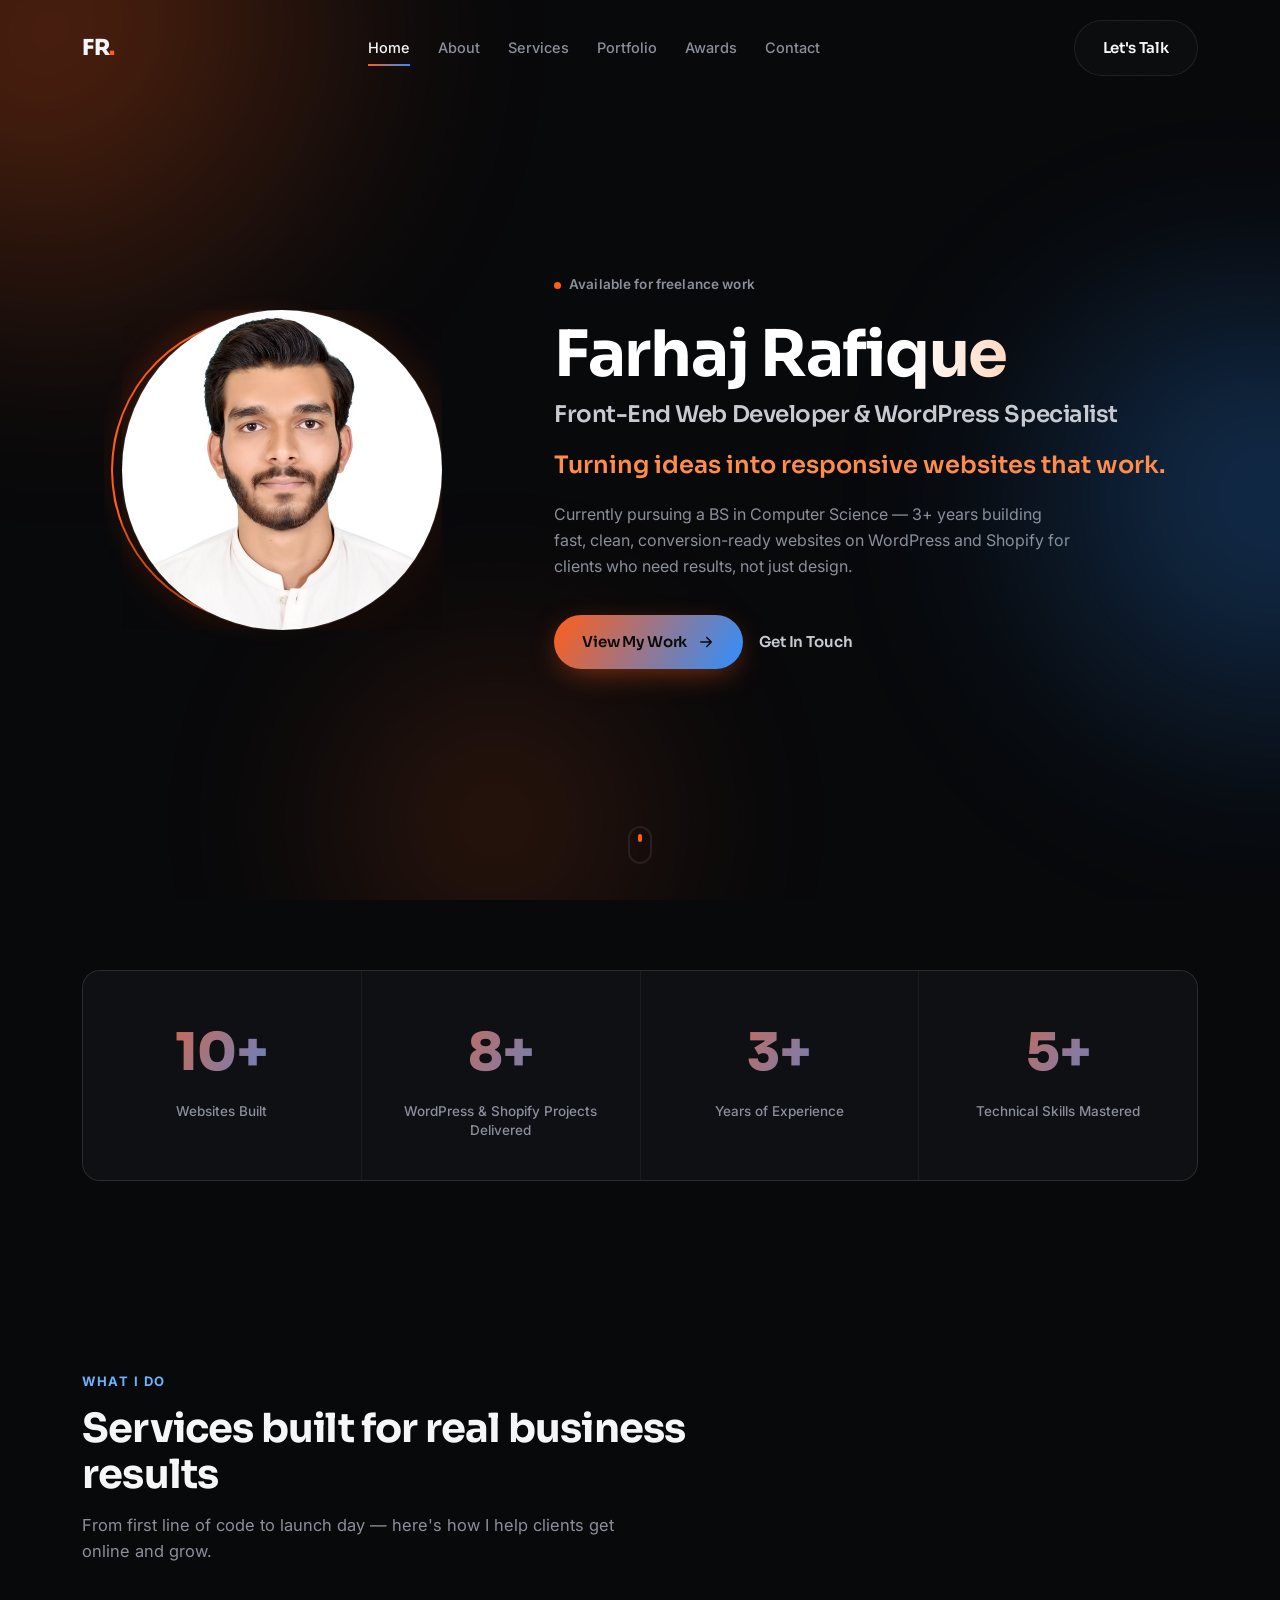
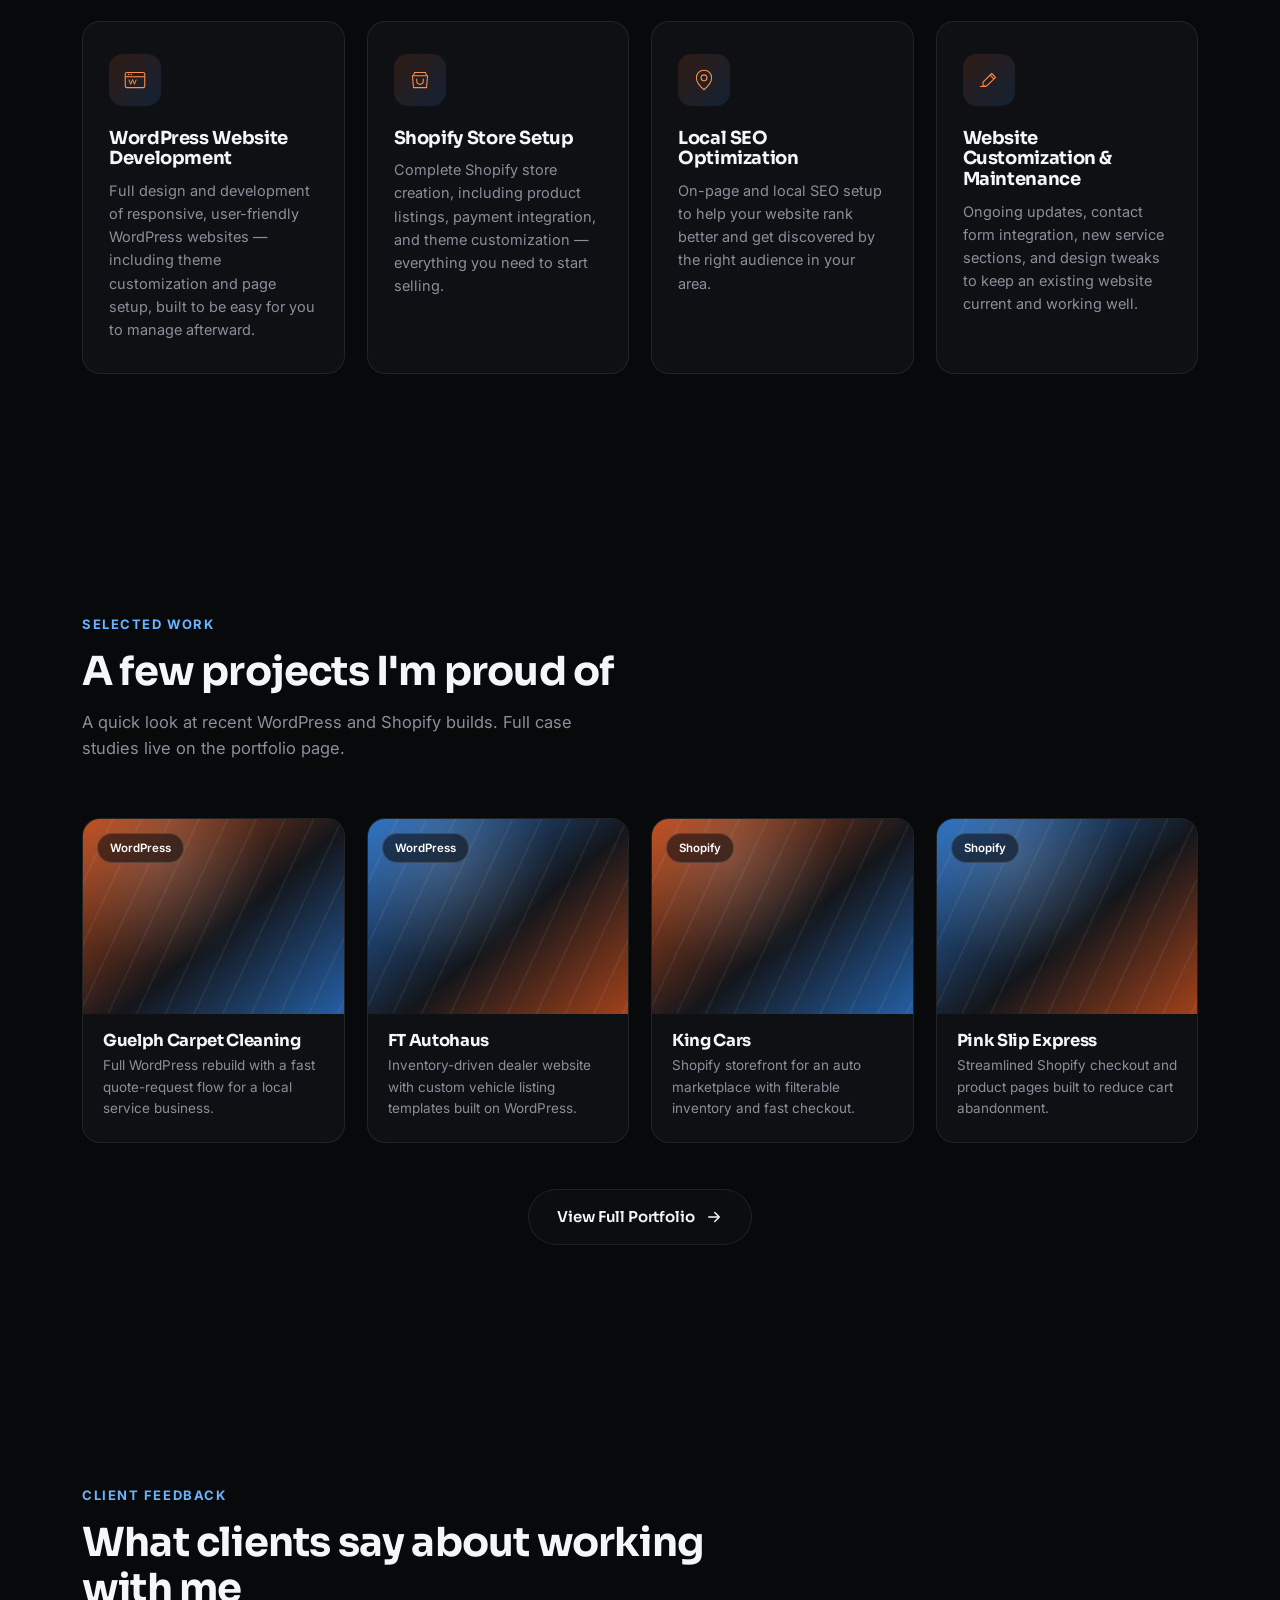
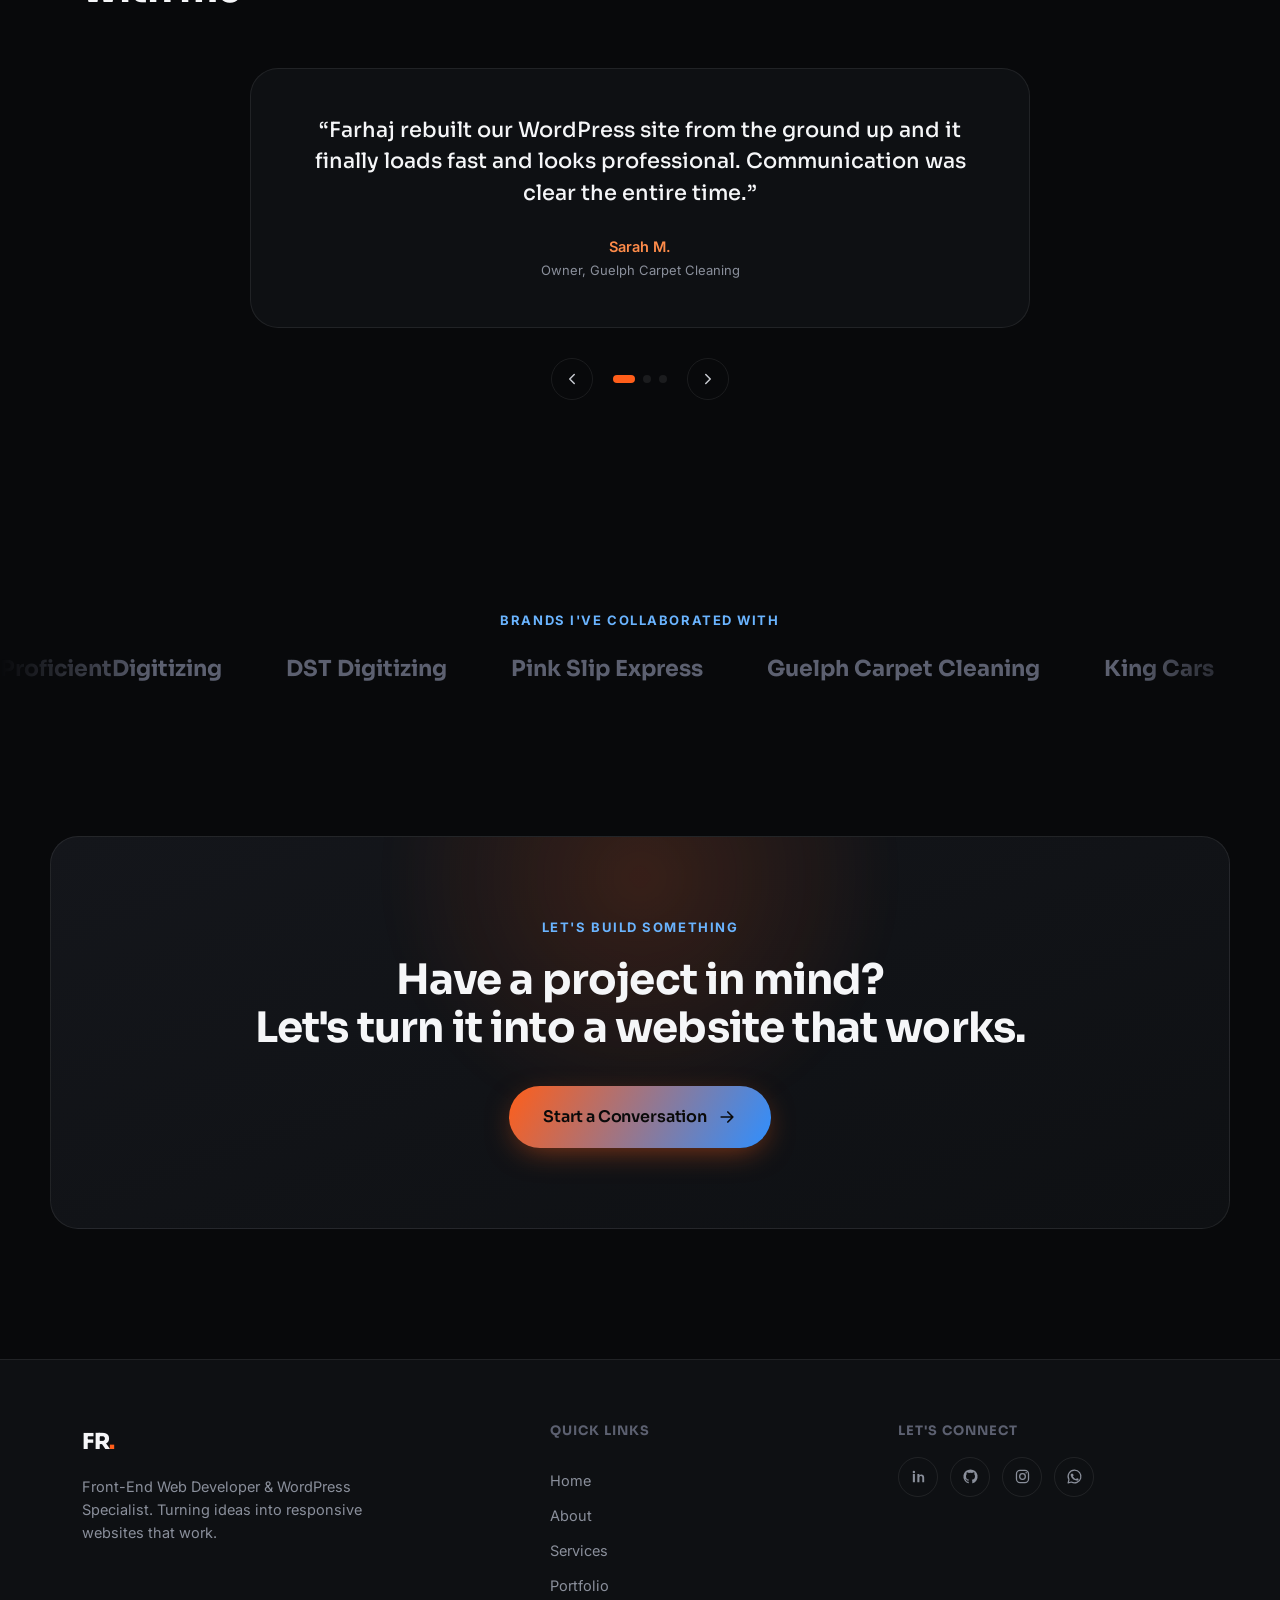
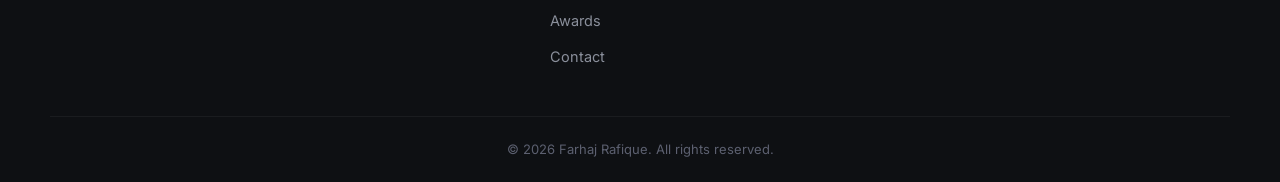
<file: index.html>
<!DOCTYPE html>
<html lang="en">
<head>
<meta charset="UTF-8">
<meta name="viewport" content="width=device-width, initial-scale=1.0">
<title>Farhaj Rafique — Front-End Web Developer &amp; WordPress Specialist</title>
<meta name="description" content="Farhaj Rafique is a Front-End Web Developer and WordPress Specialist turning ideas into responsive websites that work.">
<link rel="preconnect" href="https://fonts.googleapis.com">
<link rel="preconnect" href="https://fonts.gstatic.com" crossorigin>
<link href="https://fonts.googleapis.com/css2?family=Sora:wght@400;600;700;800&family=Inter:wght@400;500;600;700&family=JetBrains+Mono:wght@400;500&display=swap" rel="stylesheet">
<link rel="stylesheet" href="assets/css/style.css">
<script>(function(){try{var t=localStorage.getItem('site-theme');if(t)document.documentElement.setAttribute('data-theme',t);}catch(e){}})();</script>
</head>
<body data-page="home">

<!-- Ambient background layer -->
<div class="ambient" aria-hidden="true">
  <div class="blob blob-orange"></div>
  <div class="blob blob-blue"></div>
  <div class="blob blob-orange-soft"></div>
  <div class="grain"></div>
</div>

<!-- ===================== NAV ===================== -->
<header class="site-header" id="siteHeader">
  <div class="container header-inner">
    <a href="index.html" class="logo"><span class="js-logo-initials">FR</span><span class="dot">.</span></a>
    <nav class="main-nav" id="mainNav">
      <a href="index.html" class="nav-link active">Home</a>
      <a href="about.html" class="nav-link">About</a>
      <a href="services.html" class="nav-link">Services</a>
      <a href="portfolio.html" class="nav-link">Portfolio</a>
      <a href="awards.html" class="nav-link">Awards</a>
      <a href="contact.html" class="nav-link">Contact</a>
    </nav>
    <a href="contact.html" class="btn btn-outline nav-cta">Let's Talk</a>
    <button class="nav-toggle" id="navToggle" aria-label="Toggle menu" aria-expanded="false">
      <span></span><span></span><span></span>
    </button>
  </div>
</header>

<main>
<!-- ===================== HERO ===================== -->
<section class="hero" id="home">
  <div class="container hero-inner">
    <div class="hero-photo" data-reveal="photo">
      <div class="photo-frame">
        <svg class="frame-ring" viewBox="0 0 320 320" aria-hidden="true">
          <circle class="ring-track" cx="160" cy="160" r="152"/>
          <circle class="ring-draw" cx="160" cy="160" r="152"/>
        </svg>
        <div class="photo-mask" id="heroPhotoMask">
          <!-- Placeholder headshot: replace via Admin Panel -->
          <svg class="avatar-placeholder" viewBox="0 0 320 320" role="img" aria-label="Placeholder profile photo of Farhaj Rafique">
            <defs>
              <linearGradient id="avatarBg" x1="0" y1="0" x2="1" y2="1">
                <stop offset="0%" stop-color="#1c2028"/>
                <stop offset="100%" stop-color="#12151b"/>
              </linearGradient>
            </defs>
            <rect width="320" height="320" fill="url(#avatarBg)"/>
            <circle cx="160" cy="128" r="54" fill="#2a2f3a"/>
            <path d="M60 300c8-64 52-104 100-104s92 40 100 104" fill="#2a2f3a"/>
            <text x="160" y="286" text-anchor="middle" class="avatar-initials">FR</text>
          </svg>
        </div>
        <span class="photo-badge" id="heroPhotoBadge">Photo coming soon</span>
      </div>
    </div>

    <div class="hero-copy" data-reveal="up">
      <p class="eyebrow"><span class="eyebrow-dot"></span> Available for freelance work</p>
      <h1 class="hero-name" id="heroName">Farhaj Rafique</h1>
      <h2 class="hero-title" id="heroTitle">Front-End Web Developer &amp; WordPress Specialist</h2>
      <p class="hero-tagline" id="heroTagline">Turning ideas into responsive websites that work.</p>
      <p class="hero-sub" id="heroSub">Currently pursuing a BS in Computer Science — 3+ years building fast, clean, conversion-ready websites on WordPress and Shopify for clients who need results, not just design.</p>
      <div class="hero-actions">
        <a href="portfolio.html" class="btn btn-primary">
          <span id="heroCtaText">View My Work</span>
          <svg width="18" height="18" viewBox="0 0 24 24" fill="none"><path d="M5 12h14M13 6l6 6-6 6" stroke="currentColor" stroke-width="2" stroke-linecap="round" stroke-linejoin="round"/></svg>
        </a>
        <a href="contact.html" class="btn btn-ghost">Get In Touch</a>
      </div>
    </div>
  </div>
  <div class="scroll-cue" aria-hidden="true"><span></span></div>
</section>

<!-- ===================== STATS ===================== -->
<section class="stats" id="stats" data-reveal="up">
  <div class="container">
    <div class="stats-grid" id="statsGrid">
      <div class="stat-card">
        <span class="stat-number" data-count="10" data-suffix="+">0</span>
        <span class="stat-label">Websites Built</span>
      </div>
      <div class="stat-card">
        <span class="stat-number" data-count="8" data-suffix="+">0</span>
        <span class="stat-label">WordPress &amp; Shopify Projects Delivered</span>
      </div>
      <div class="stat-card">
        <span class="stat-number" data-count="3" data-suffix="+">0</span>
        <span class="stat-label">Years of Experience</span>
      </div>
      <div class="stat-card">
        <span class="stat-number" data-count="5" data-suffix="+">0</span>
        <span class="stat-label">Technical Skills Mastered</span>
      </div>
    </div>
  </div>
</section>

<!-- ===================== SERVICES TEASER ===================== -->
<section class="services" id="services" data-reveal="up">
  <div class="container">
    <div class="section-head">
      <p class="section-eyebrow">What I Do</p>
      <h2 class="section-title">Services built for real business results</h2>
      <p class="section-desc">From first line of code to launch day — here's how I help clients get online and grow.</p>
    </div>
    <div class="services-grid" id="homeServicesGrid">
      <div class="service-card" data-reveal="up" data-reveal-delay="0">
        <div class="service-icon">
          <svg viewBox="0 0 48 48" fill="none"><rect x="6" y="10" width="36" height="28" rx="3" stroke="currentColor" stroke-width="2"/><path d="M6 18h36" stroke="currentColor" stroke-width="2"/><circle cx="12" cy="14" r="1.4" fill="currentColor"/><circle cx="17" cy="14" r="1.4" fill="currentColor"/></svg>
        </div>
        <h3>WordPress Development</h3>
        <p>Custom themes, plugins, and clean back-ends that are easy for you to manage long after launch.</p>
      </div>
      <div class="service-card" data-reveal="up" data-reveal-delay="120">
        <div class="service-icon">
          <svg viewBox="0 0 48 48" fill="none"><path d="M12 16l2-6h20l2 6" stroke="currentColor" stroke-width="2" stroke-linejoin="round"/><path d="M10 16h28l-2 22H12L10 16z" stroke="currentColor" stroke-width="2" stroke-linejoin="round"/><path d="M18 22v4a6 6 0 0012 0v-4" stroke="currentColor" stroke-width="2" stroke-linecap="round"/></svg>
        </div>
        <h3>Shopify Store Setup</h3>
        <p>Full store builds and configuration designed to turn browsers into buyers from day one.</p>
      </div>
      <div class="service-card" data-reveal="up" data-reveal-delay="240">
        <div class="service-icon">
          <svg viewBox="0 0 48 48" fill="none"><path d="M24 6l4.5 9.2L38 16.6l-7 6.8 1.6 9.6L24 28.6l-8.6 4.4L17 23.4l-7-6.8 9.5-1.4L24 6z" stroke="currentColor" stroke-width="2" stroke-linejoin="round"/></svg>
        </div>
        <h3>Website Customization</h3>
        <p>Redesigns, speed fixes, and feature upgrades for sites that need a professional refresh.</p>
      </div>
      <div class="service-card" data-reveal="up" data-reveal-delay="360">
        <div class="service-icon">
          <svg viewBox="0 0 48 48" fill="none"><circle cx="21" cy="21" r="12" stroke="currentColor" stroke-width="2"/><path d="M30 30l8 8" stroke="currentColor" stroke-width="2" stroke-linecap="round"/><path d="M21 15v6l4 3" stroke="currentColor" stroke-width="2" stroke-linecap="round"/></svg>
        </div>
        <h3>Local SEO</h3>
        <p>On-page optimization and technical SEO to help local clients get found on Google.</p>
      </div>
    </div>
  </div>
</section>

<!-- ===================== FEATURED WORK ===================== -->
<section class="work" id="work" data-reveal="up">
  <div class="container">
    <div class="section-head">
      <p class="section-eyebrow">Selected Work</p>
      <h2 class="section-title">A few projects I'm proud of</h2>
      <p class="section-desc">A quick look at recent WordPress and Shopify builds. Full case studies live on the portfolio page.</p>
    </div>
    <div class="work-grid" id="homeWorkGrid">
      <a href="portfolio.html" class="work-card" data-reveal="up" data-reveal-delay="0" style="--tint-a:var(--accent-a);--tint-b:var(--accent-b);">
        <div class="work-thumb"><span class="work-tag">WordPress</span></div>
        <div class="work-meta"><h3>Guelph Carpet Cleaning</h3><p>Local service site &amp; booking flow</p></div>
      </a>
      <a href="portfolio.html" class="work-card" data-reveal="up" data-reveal-delay="100" style="--tint-a:var(--accent-b);--tint-b:var(--accent-a);">
        <div class="work-thumb"><span class="work-tag">Shopify</span></div>
        <div class="work-meta"><h3>King Cars</h3><p>Auto marketplace storefront</p></div>
      </a>
      <a href="portfolio.html" class="work-card" data-reveal="up" data-reveal-delay="200" style="--tint-a:var(--accent-a);--tint-b:var(--accent-b);">
        <div class="work-thumb"><span class="work-tag">WordPress</span></div>
        <div class="work-meta"><h3>FT Autohaus</h3><p>Inventory-driven dealer site</p></div>
      </a>
      <a href="portfolio.html" class="work-card" data-reveal="up" data-reveal-delay="300" style="--tint-a:var(--accent-b);--tint-b:var(--accent-a);">
        <div class="work-thumb"><span class="work-tag">Shopify</span></div>
        <div class="work-meta"><h3>Pink Slip Express</h3><p>Streamlined checkout experience</p></div>
      </a>
    </div>
    <div class="work-cta">
      <a href="portfolio.html" class="btn btn-outline">View Full Portfolio
        <svg width="18" height="18" viewBox="0 0 24 24" fill="none"><path d="M5 12h14M13 6l6 6-6 6" stroke="currentColor" stroke-width="2" stroke-linecap="round" stroke-linejoin="round"/></svg>
      </a>
    </div>
  </div>
</section>

<!-- ===================== TESTIMONIALS ===================== -->
<section class="testimonials" id="testimonials" data-reveal="up">
  <div class="container">
    <div class="section-head">
      <p class="section-eyebrow">Client Feedback</p>
      <h2 class="section-title">What clients say about working with me</h2>
    </div>
    <div class="testi-slider">
      <div class="testi-track" id="testiTrack">
        <blockquote class="testi-card">
          <p>“Farhaj rebuilt our WordPress site from the ground up and it finally loads fast and looks professional. Communication was clear the entire time.”</p>
          <footer><span class="testi-name">Sarah M.</span><span class="testi-role">Owner, Guelph Carpet Cleaning</span></footer>
        </blockquote>
        <blockquote class="testi-card">
          <p>“Our Shopify store went from confusing to genuinely easy to shop on. Sales picked up within the first month after launch.”</p>
          <footer><span class="testi-name">David K.</span><span class="testi-role">Founder, Pink Slip Express</span></footer>
        </blockquote>
        <blockquote class="testi-card">
          <p>“Reliable, fast, and easy to work with. Farhaj understood exactly what we needed and delivered ahead of schedule.”</p>
          <footer><span class="testi-name">Amir H.</span><span class="testi-role">Manager, FT Autohaus</span></footer>
        </blockquote>
      </div>
      <div class="testi-controls">
        <button class="testi-btn" id="testiPrev" aria-label="Previous testimonial">
          <svg width="18" height="18" viewBox="0 0 24 24" fill="none"><path d="M15 6l-6 6 6 6" stroke="currentColor" stroke-width="2" stroke-linecap="round" stroke-linejoin="round"/></svg>
        </button>
        <div class="testi-dots" id="testiDots"></div>
        <button class="testi-btn" id="testiNext" aria-label="Next testimonial">
          <svg width="18" height="18" viewBox="0 0 24 24" fill="none"><path d="M9 6l6 6-6 6" stroke="currentColor" stroke-width="2" stroke-linecap="round" stroke-linejoin="round"/></svg>
        </button>
      </div>
    </div>
  </div>
</section>

<!-- ===================== BRANDS MARQUEE ===================== -->
<section class="brands" id="brands" data-reveal="up">
  <div class="container">
    <p class="section-eyebrow center">Brands I've Collaborated With</p>
  </div>
  <div class="marquee">
    <div class="marquee-track" id="marqueeTrack">
      <span>ProficientDigitizing</span>
      <span>DST Digitizing</span>
      <span>Pink Slip Express</span>
      <span>Guelph Carpet Cleaning</span>
      <span>King Cars</span>
      <span>FT Autohaus</span>
      <span>ProficientDigitizing</span>
      <span>DST Digitizing</span>
      <span>Pink Slip Express</span>
      <span>Guelph Carpet Cleaning</span>
      <span>King Cars</span>
      <span>FT Autohaus</span>
    </div>
  </div>
</section>

<!-- ===================== CLOSING CTA ===================== -->
<section class="closing-cta" id="contact" data-reveal="up">
  <div class="container cta-inner">
    <p class="section-eyebrow">Let's Build Something</p>
    <h2 id="closingCtaHeading">Have a project in mind?<br>Let's turn it into a website that works.</h2>
    <a href="contact.html" class="btn btn-primary btn-lg">
      <span>Start a Conversation</span>
      <svg width="20" height="20" viewBox="0 0 24 24" fill="none"><path d="M5 12h14M13 6l6 6-6 6" stroke="currentColor" stroke-width="2" stroke-linecap="round" stroke-linejoin="round"/></svg>
    </a>
  </div>
</section>
</main>

<!-- ===================== FOOTER ===================== -->
<footer class="site-footer">
  <div class="container footer-inner">
    <div class="footer-brand">
      <a href="index.html" class="logo"><span class="js-logo-initials">FR</span><span class="dot">.</span></a>
      <p class="js-footer-tagline">Front-End Web Developer &amp; WordPress Specialist. Turning ideas into responsive websites that work.</p>
    </div>
    <div class="footer-links">
      <h4>Quick Links</h4>
      <a href="index.html">Home</a>
      <a href="about.html">About</a>
      <a href="services.html">Services</a>
      <a href="portfolio.html">Portfolio</a>
      <a href="awards.html">Awards</a>
      <a href="contact.html">Contact</a>
    </div>
    <div class="footer-social">
      <h4>Let's Connect</h4>
      <div class="social-icons">
        <a href="https://www.linkedin.com/" target="_blank" rel="noopener" aria-label="LinkedIn" class="social-icon js-social-linkedin"><svg viewBox="0 0 24 24" fill="none"><path d="M6.94 8.5H4V20h2.94V8.5zM5.47 4a1.7 1.7 0 100 3.4 1.7 1.7 0 000-3.4zM20 13.4c0-3-1.6-4.4-3.75-4.4-1.73 0-2.5.95-2.94 1.62V8.5H10.4c.04.83 0 11.5 0 11.5h2.91v-6.42c0-.34.02-.69.13-.94.28-.69.9-1.4 1.96-1.4 1.38 0 1.93 1.05 1.93 2.59V20H20v-6.6z" fill="currentColor"/></svg></a>
        <a href="https://github.com/" target="_blank" rel="noopener" aria-label="GitHub" class="social-icon js-social-github"><svg viewBox="0 0 24 24" fill="none"><path d="M12 2a10 10 0 00-3.16 19.5c.5.1.68-.22.68-.48v-1.7c-2.78.6-3.37-1.34-3.37-1.34-.46-1.16-1.11-1.47-1.11-1.47-.9-.62.07-.6.07-.6 1 .07 1.53 1.03 1.53 1.03.9 1.53 2.34 1.09 2.91.83.09-.65.35-1.09.63-1.34-2.22-.25-4.56-1.11-4.56-4.94 0-1.09.39-1.98 1.03-2.68-.1-.25-.45-1.27.1-2.65 0 0 .84-.27 2.75 1.02a9.6 9.6 0 015 0c1.91-1.29 2.75-1.02 2.75-1.02.55 1.38.2 2.4.1 2.65.64.7 1.03 1.59 1.03 2.68 0 3.84-2.34 4.68-4.57 4.93.36.31.68.92.68 1.85v2.74c0 .27.18.58.69.48A10 10 0 0012 2z" fill="currentColor"/></svg></a>
        <a href="https://www.instagram.com/" target="_blank" rel="noopener" aria-label="Instagram" class="social-icon js-social-instagram"><svg viewBox="0 0 24 24" fill="none"><rect x="3.5" y="3.5" width="17" height="17" rx="5" stroke="currentColor" stroke-width="1.8"/><circle cx="12" cy="12" r="4" stroke="currentColor" stroke-width="1.8"/><circle cx="17.2" cy="6.8" r="1.1" fill="currentColor"/></svg></a>
        <a href="https://wa.me/923020644141" target="_blank" rel="noopener" aria-label="WhatsApp" class="social-icon js-social-whatsapp"><svg viewBox="0 0 24 24" fill="none"><path d="M12 3a9 9 0 00-7.8 13.5L3 21l4.6-1.2A9 9 0 1012 3z" stroke="currentColor" stroke-width="1.7" stroke-linejoin="round"/><path d="M8.3 8.6c.2-.5.4-.5.7-.5h.5c.2 0 .4 0 .5.4.2.5.6 1.6.6 1.7.1.1.1.3 0 .4-.1.2-.1.3-.3.4-.1.2-.3.3-.4.4-.1.1-.3.3-.1.6.2.3.8 1.3 1.7 2.1 1.2 1 2.1 1.4 2.5 1.5.2.1.4.1.5-.1.1-.2.6-.7.8-.9.2-.2.3-.2.5-.1.2.1 1.4.6 1.6.8.2.1.3.2.4.3 0 .2 0 .9-.3 1.3-.4.5-1.3.9-1.8 1-.5.1-1 .1-3.3-.8-2.8-1.2-4.6-4-4.7-4.2-.1-.2-1.1-1.5-1.1-2.9 0-1.4.7-2.1 1-2.4z" fill="currentColor"/></svg></a>
      </div>
    </div>
  </div>
  <div class="container footer-bottom">
    <p>© <span id="year"></span> Farhaj Rafique. All rights reserved.</p>
  </div>
</footer>

<script src="assets/js/content-loader.js"></script>
<script src="assets/js/main.js"></script>
</body>
</html>
</file>
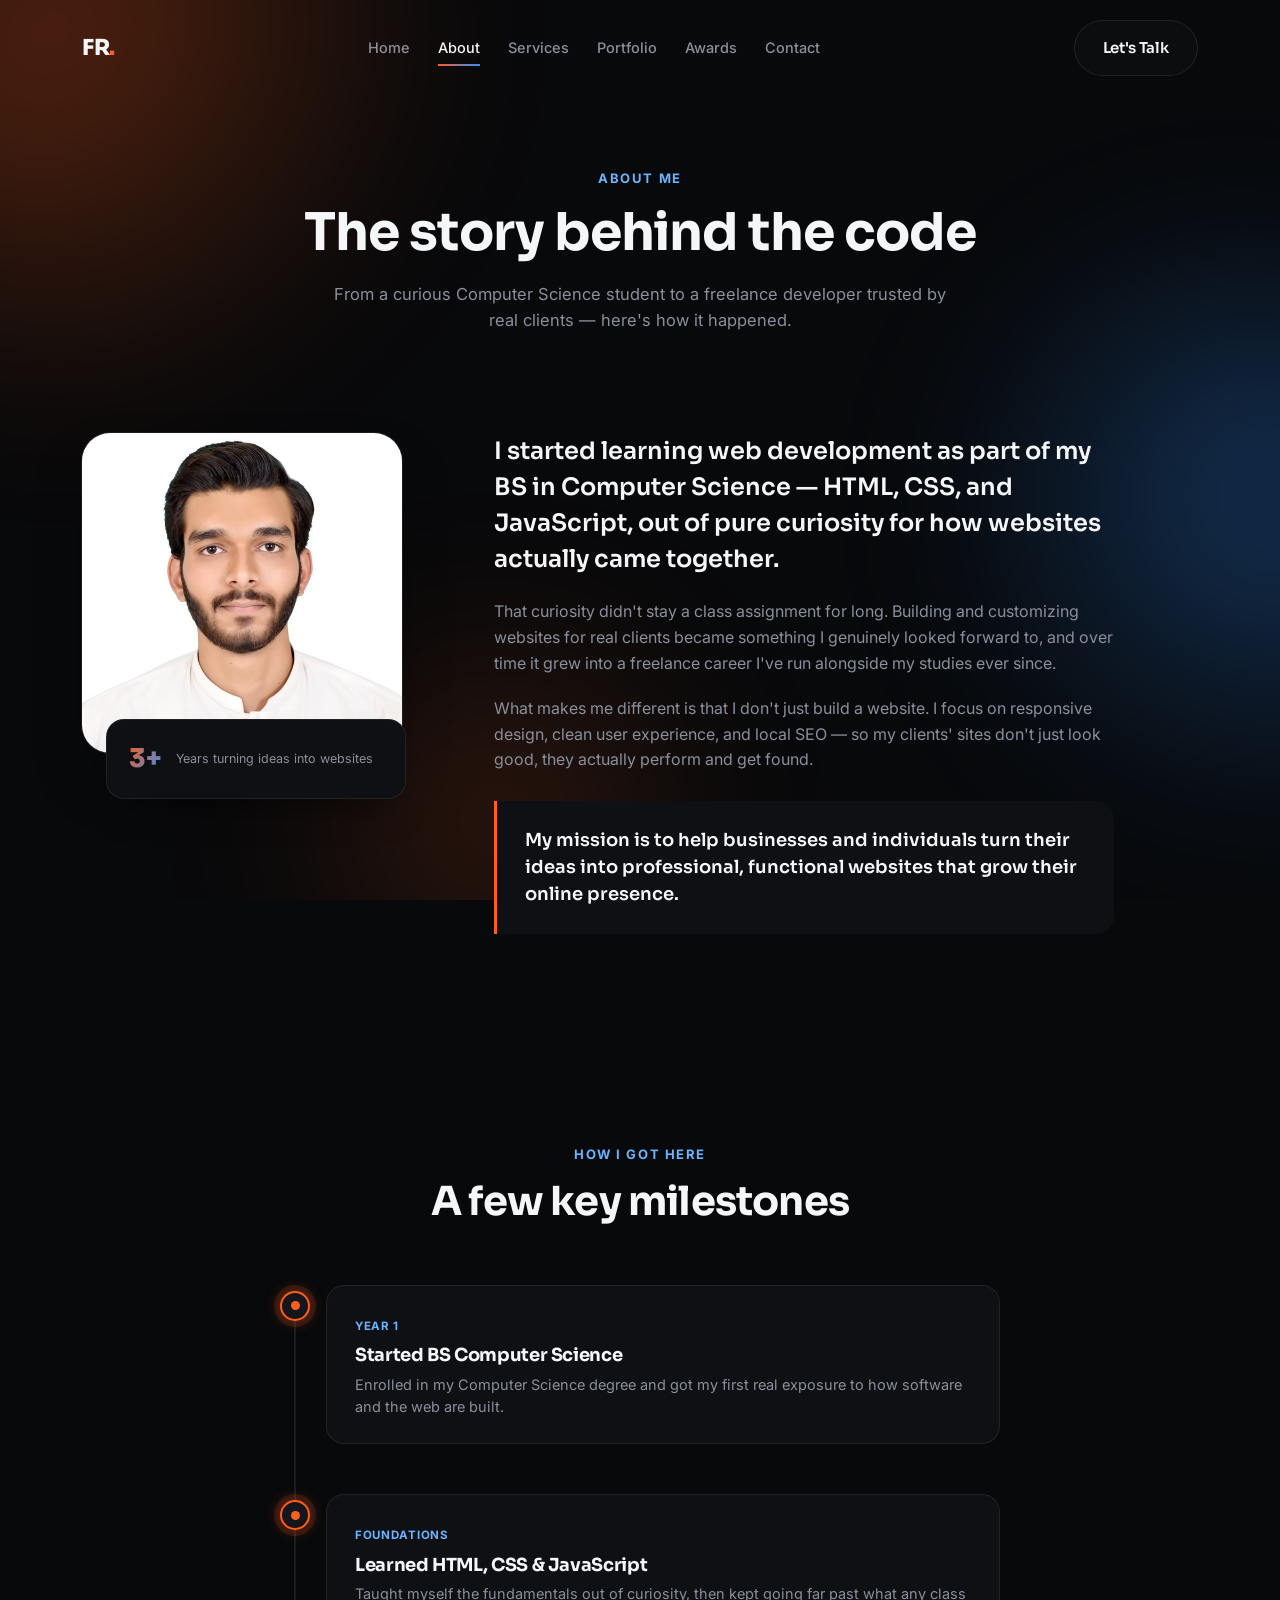
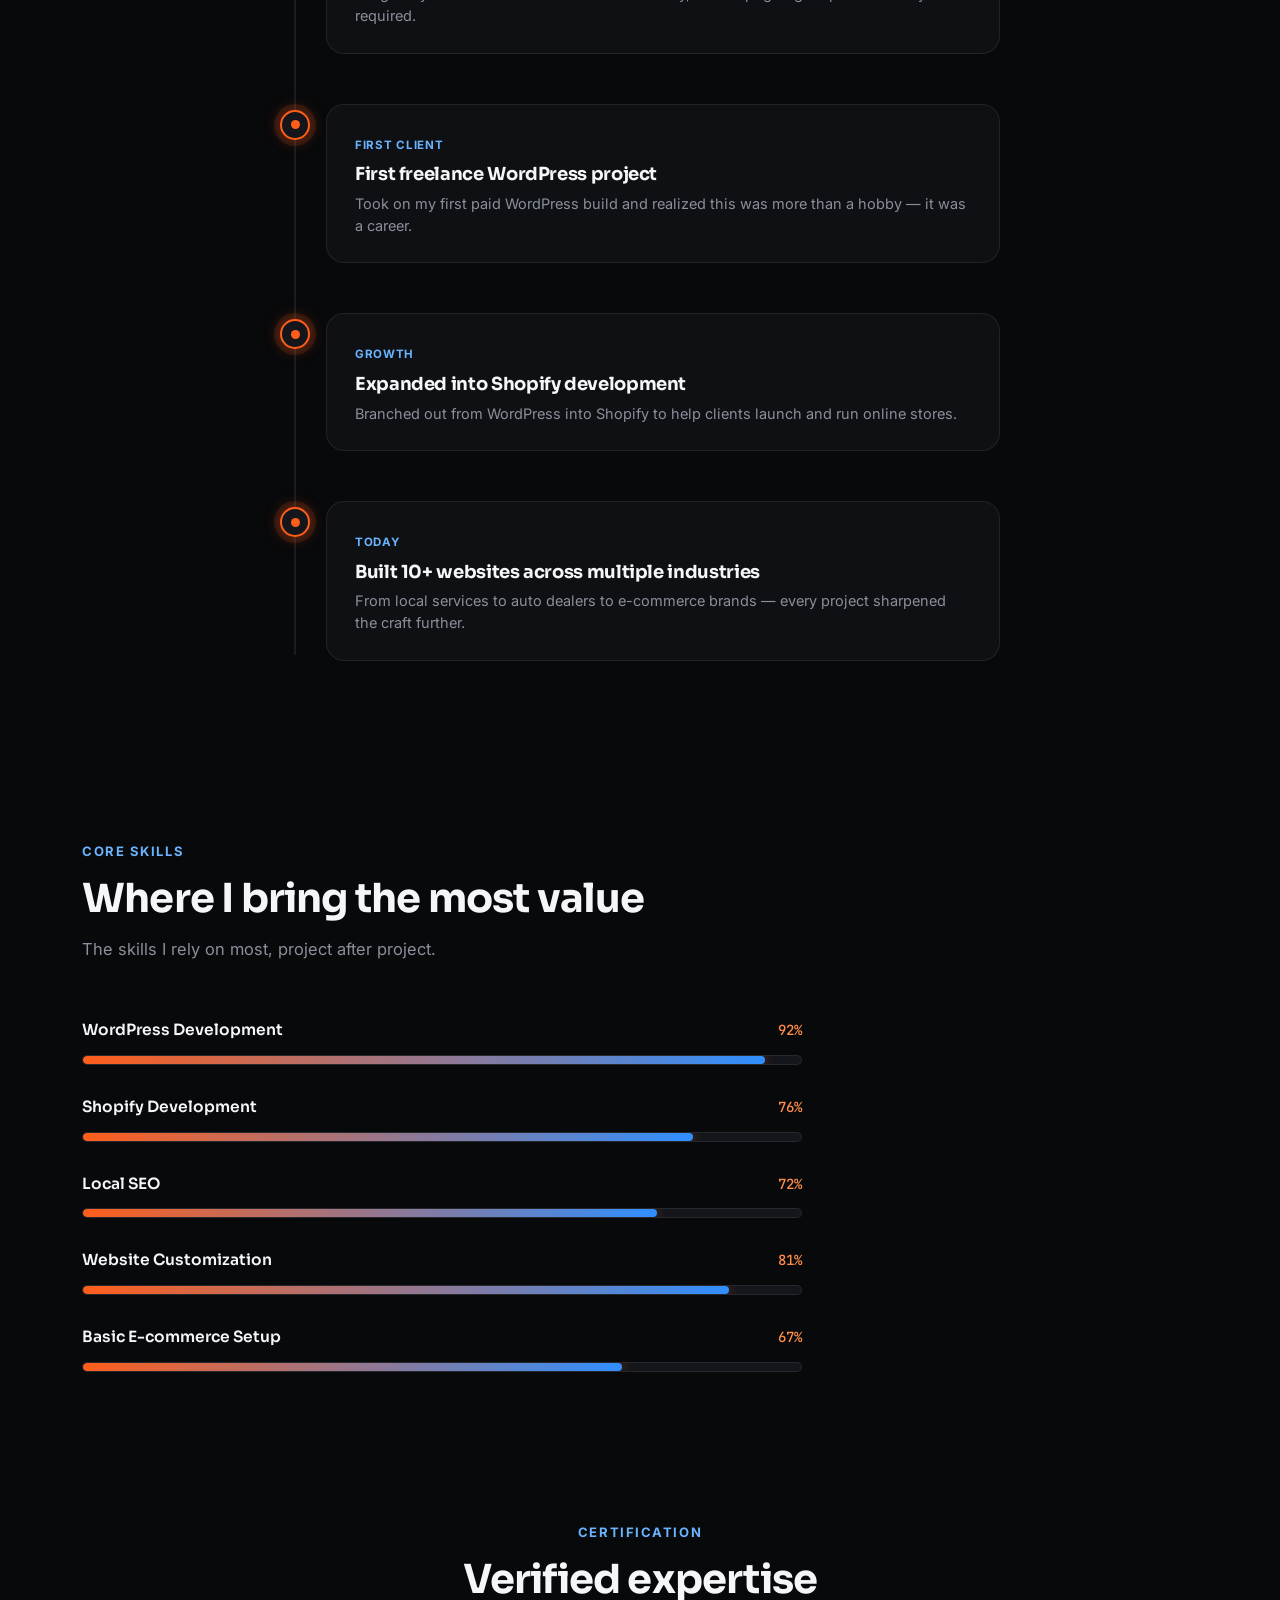
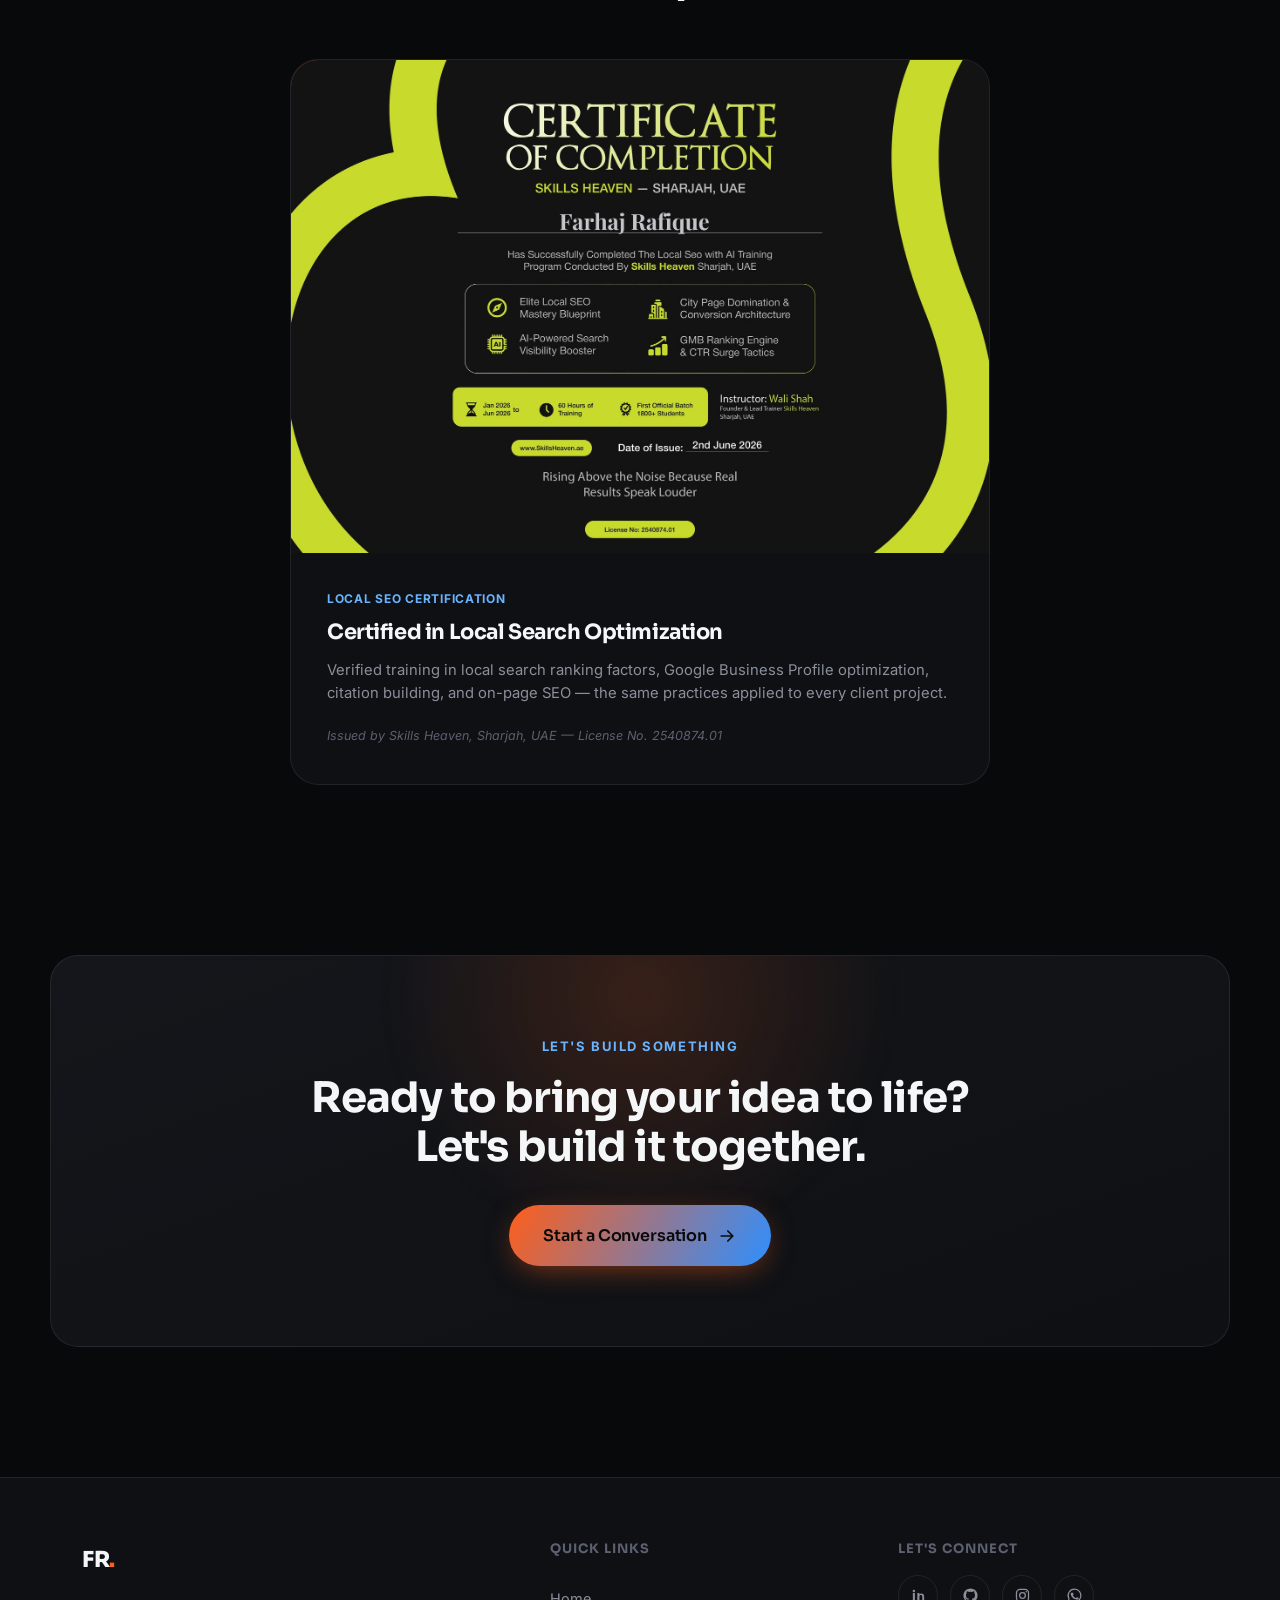
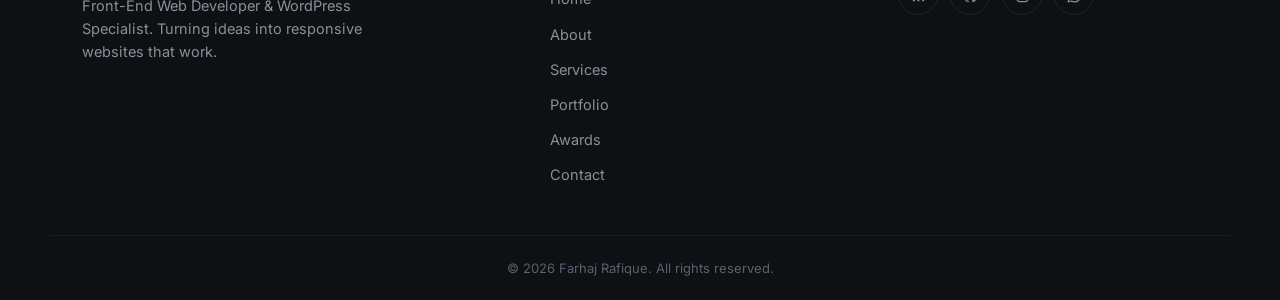
<file: about.html>
<!DOCTYPE html>
<html lang="en">
<head>
<meta charset="UTF-8">
<meta name="viewport" content="width=device-width, initial-scale=1.0">
<title>About — Farhaj Rafique | Front-End Web Developer &amp; WordPress Specialist</title>
<meta name="description" content="The story, skills, and certifications behind Farhaj Rafique — Front-End Web Developer and WordPress Specialist.">
<link rel="preconnect" href="https://fonts.googleapis.com">
<link rel="preconnect" href="https://fonts.gstatic.com" crossorigin>
<link href="https://fonts.googleapis.com/css2?family=Sora:wght@400;600;700;800&family=Inter:wght@400;500;600;700&family=JetBrains+Mono:wght@400;500&display=swap" rel="stylesheet">
<link rel="stylesheet" href="assets/css/style.css">
<script>(function(){try{var t=localStorage.getItem('site-theme');if(t)document.documentElement.setAttribute('data-theme',t);}catch(e){}})();</script>
</head>
<body data-page="about">

<!-- Ambient background layer -->
<div class="ambient" aria-hidden="true">
  <div class="blob blob-orange"></div>
  <div class="blob blob-blue"></div>
  <div class="blob blob-orange-soft"></div>
  <div class="grain"></div>
</div>

<!-- ===================== NAV ===================== -->
<header class="site-header" id="siteHeader">
  <div class="container header-inner">
    <a href="index.html" class="logo"><span class="js-logo-initials">FR</span><span class="dot">.</span></a>
    <nav class="main-nav" id="mainNav">
      <a href="index.html" class="nav-link">Home</a>
      <a href="about.html" class="nav-link active">About</a>
      <a href="services.html" class="nav-link">Services</a>
      <a href="portfolio.html" class="nav-link">Portfolio</a>
      <a href="awards.html" class="nav-link">Awards</a>
      <a href="contact.html" class="nav-link">Contact</a>
    </nav>
    <a href="contact.html" class="btn btn-outline nav-cta">Let's Talk</a>
    <button class="nav-toggle" id="navToggle" aria-label="Toggle menu" aria-expanded="false">
      <span></span><span></span><span></span>
    </button>
  </div>
</header>

<main>
<!-- ===================== PAGE HERO ===================== -->
<section class="page-hero" data-reveal="up">
  <div class="container">
    <p class="section-eyebrow">About Me</p>
    <h1 class="page-title" id="pageHeroTitle">The story behind the code</h1>
    <p class="page-sub" id="pageHeroSub">From a curious Computer Science student to a freelance developer trusted by real clients — here's how it happened.</p>
  </div>
</section>

<!-- ===================== NARRATIVE ===================== -->
<section class="narrative">
  <div class="container narrative-inner">
    <div class="narrative-visual" data-reveal="up">
      <div class="narrative-frame">
        <span class="frame-glow"></span>
        <div id="aboutPhotoMask" style="width:100%;height:100%;">
        <svg class="avatar-placeholder" viewBox="0 0 320 320" role="img" aria-label="Placeholder profile photo of Farhaj Rafique">
          <defs>
            <linearGradient id="avatarBg2" x1="0" y1="0" x2="1" y2="1">
              <stop offset="0%" stop-color="#1c2028"/>
              <stop offset="100%" stop-color="#12151b"/>
            </linearGradient>
          </defs>
          <rect width="320" height="320" fill="url(#avatarBg2)"/>
          <circle cx="160" cy="128" r="54" fill="#2a2f3a"/>
          <path d="M60 300c8-64 52-104 100-104s92 40 100 104" fill="#2a2f3a"/>
          <text x="160" y="286" text-anchor="middle" class="avatar-initials">FR</text>
        </svg>
        </div>
        <span class="photo-badge" id="aboutPhotoBadge">Photo coming soon</span>
      </div>
      <div class="narrative-stat-chip">
        <span class="chip-num" id="aboutChipNum">3+</span>
        <span class="chip-label" id="aboutChipLabel">Years turning ideas into websites</span>
      </div>
    </div>

    <div class="narrative-copy" data-reveal="up" data-reveal-delay="120">
      <p class="narrative-lede" id="aboutLede">I started learning web development as part of my BS in Computer Science — HTML, CSS, and JavaScript, out of pure curiosity for how websites actually came together.</p>
      <p id="aboutParagraph1">That curiosity didn't stay a class assignment for long. Building and customizing websites for real clients became something I genuinely looked forward to, and over time it grew into a freelance career I've run alongside my studies ever since.</p>
      <p id="aboutParagraph2">What makes me different is that I don't just build a website. I focus on responsive design, clean user experience, and local SEO — so my clients' sites don't just look good, they actually perform and get found.</p>
      <blockquote class="narrative-quote" id="aboutMissionQuote">
        My mission is to help businesses and individuals turn their ideas into professional, functional websites that grow their online presence.
      </blockquote>
    </div>
  </div>
</section>

<!-- ===================== TIMELINE ===================== -->
<section class="timeline-section" id="timeline">
  <div class="container">
    <div class="section-head center" data-reveal="up">
      <p class="section-eyebrow center">How I Got Here</p>
      <h2 class="section-title">A few key milestones</h2>
    </div>

    <div class="timeline" id="timelineTrack">
      <div class="timeline-line">
        <div class="timeline-line-fill" id="timelineFill"></div>
      </div>

      <div class="timeline-items" id="timelineItems">
      <div class="timeline-item" data-reveal="up">
        <span class="timeline-dot"></span>
        <div class="timeline-card">
          <span class="timeline-tag">Year 1</span>
          <h3>Started BS Computer Science</h3>
          <p>Enrolled in my Computer Science degree and got my first real exposure to how software and the web are built.</p>
        </div>
      </div>

      <div class="timeline-item" data-reveal="up" data-reveal-delay="80">
        <span class="timeline-dot"></span>
        <div class="timeline-card">
          <span class="timeline-tag">Foundations</span>
          <h3>Learned HTML, CSS &amp; JavaScript</h3>
          <p>Taught myself the fundamentals out of curiosity, then kept going far past what any class required.</p>
        </div>
      </div>

      <div class="timeline-item" data-reveal="up" data-reveal-delay="160">
        <span class="timeline-dot"></span>
        <div class="timeline-card">
          <span class="timeline-tag">First Client</span>
          <h3>First freelance WordPress project</h3>
          <p>Took on my first paid WordPress build and realized this was more than a hobby — it was a career.</p>
        </div>
      </div>

      <div class="timeline-item" data-reveal="up" data-reveal-delay="240">
        <span class="timeline-dot"></span>
        <div class="timeline-card">
          <span class="timeline-tag">Growth</span>
          <h3>Expanded into Shopify development</h3>
          <p>Branched out from WordPress into Shopify to help clients launch and run online stores.</p>
        </div>
      </div>

      <div class="timeline-item" data-reveal="up" data-reveal-delay="320">
        <span class="timeline-dot"></span>
        <div class="timeline-card">
          <span class="timeline-tag">Today</span>
          <h3>Built 10+ websites across multiple industries</h3>
          <p>From local services to auto dealers to e-commerce brands — every project sharpened the craft further.</p>
        </div>
      </div>
      </div>
    </div>
  </div>
</section>

<!-- ===================== SKILLS ===================== -->
<section class="skills-section" id="skills">
  <div class="container">
    <div class="section-head" data-reveal="up">
      <p class="section-eyebrow">Core Skills</p>
      <h2 class="section-title">Where I bring the most value</h2>
      <p class="section-desc">The skills I rely on most, project after project.</p>
    </div>

    <div class="skills-list" id="skillsList" data-reveal="up" data-reveal-delay="80">
      <div class="skill-row">
        <div class="skill-row-head">
          <span class="skill-name">WordPress Development</span>
          <span class="skill-percent" data-skill-value="95">0%</span>
        </div>
        <div class="skill-track"><div class="skill-fill" data-skill-fill="95"></div></div>
      </div>

      <div class="skill-row">
        <div class="skill-row-head">
          <span class="skill-name">Shopify Development</span>
          <span class="skill-percent" data-skill-value="85">0%</span>
        </div>
        <div class="skill-track"><div class="skill-fill" data-skill-fill="85"></div></div>
      </div>

      <div class="skill-row">
        <div class="skill-row-head">
          <span class="skill-name">Local SEO</span>
          <span class="skill-percent" data-skill-value="80">0%</span>
        </div>
        <div class="skill-track"><div class="skill-fill" data-skill-fill="80"></div></div>
      </div>

      <div class="skill-row">
        <div class="skill-row-head">
          <span class="skill-name">Website Customization</span>
          <span class="skill-percent" data-skill-value="90">0%</span>
        </div>
        <div class="skill-track"><div class="skill-fill" data-skill-fill="90"></div></div>
      </div>

      <div class="skill-row">
        <div class="skill-row-head">
          <span class="skill-name">Basic E-commerce Setup</span>
          <span class="skill-percent" data-skill-value="75">0%</span>
        </div>
        <div class="skill-track"><div class="skill-fill" data-skill-fill="75"></div></div>
      </div>
    </div>
  </div>
</section>

<!-- ===================== CERTIFICATIONS ===================== -->
<section class="cert-section" id="certifications">
  <div class="container">
    <div class="section-head center" data-reveal="up">
      <p class="section-eyebrow center">Certification</p>
      <h2 class="section-title">Verified expertise</h2>
    </div>

    <div class="cert-card" data-reveal="up" data-reveal-delay="100">
      <div class="cert-visual">
        <div id="certVisualInner">
        <span class="cert-seal">
          <svg viewBox="0 0 64 64" fill="none">
            <circle cx="32" cy="32" r="26" stroke="currentColor" stroke-width="2"/>
            <circle cx="32" cy="32" r="19" stroke="currentColor" stroke-width="1.4" stroke-dasharray="2 4"/>
            <path d="M24 32l5.5 5.5L41 26" stroke="currentColor" stroke-width="2.4" stroke-linecap="round" stroke-linejoin="round"/>
          </svg>
        </span>
        <span class="cert-placeholder-text" id="certPlaceholderText">Certificate image coming soon</span>
        </div>
      </div>
      <div class="cert-body">
        <span class="cert-label" id="certLabel">Local SEO Certification</span>
        <h3 id="certTitle">Certified in Local Search Optimization</h3>
        <p id="certDesc">Verified training in local search ranking factors, Google Business Profile optimization, citation building, and on-page SEO — the same practices applied to every client project.</p>
        <span class="cert-note" id="certNote">Full certificate image will be uploaded through the Admin Panel.</span>
      </div>
    </div>
  </div>
</section>

<!-- ===================== CLOSING CTA ===================== -->
<section class="closing-cta" data-reveal="up">
  <div class="container cta-inner">
    <p class="section-eyebrow">Let's Build Something</p>
    <h2>Ready to bring your idea to life?<br>Let's build it together.</h2>
    <a href="contact.html" class="btn btn-primary btn-lg">
      <span>Start a Conversation</span>
      <svg width="20" height="20" viewBox="0 0 24 24" fill="none"><path d="M5 12h14M13 6l6 6-6 6" stroke="currentColor" stroke-width="2" stroke-linecap="round" stroke-linejoin="round"/></svg>
    </a>
  </div>
</section>
</main>

<!-- ===================== FOOTER ===================== -->
<footer class="site-footer">
  <div class="container footer-inner">
    <div class="footer-brand">
      <a href="index.html" class="logo"><span class="js-logo-initials">FR</span><span class="dot">.</span></a>
      <p class="js-footer-tagline">Front-End Web Developer &amp; WordPress Specialist. Turning ideas into responsive websites that work.</p>
    </div>
    <div class="footer-links">
      <h4>Quick Links</h4>
      <a href="index.html">Home</a>
      <a href="about.html">About</a>
      <a href="services.html">Services</a>
      <a href="portfolio.html">Portfolio</a>
      <a href="awards.html">Awards</a>
      <a href="contact.html">Contact</a>
    </div>
    <div class="footer-social">
      <h4>Let's Connect</h4>
      <div class="social-icons">
        <a href="https://www.linkedin.com/" target="_blank" rel="noopener" aria-label="LinkedIn" class="social-icon js-social-linkedin"><svg viewBox="0 0 24 24" fill="none"><path d="M6.94 8.5H4V20h2.94V8.5zM5.47 4a1.7 1.7 0 100 3.4 1.7 1.7 0 000-3.4zM20 13.4c0-3-1.6-4.4-3.75-4.4-1.73 0-2.5.95-2.94 1.62V8.5H10.4c.04.83 0 11.5 0 11.5h2.91v-6.42c0-.34.02-.69.13-.94.28-.69.9-1.4 1.96-1.4 1.38 0 1.93 1.05 1.93 2.59V20H20v-6.6z" fill="currentColor"/></svg></a>
        <a href="https://github.com/" target="_blank" rel="noopener" aria-label="GitHub" class="social-icon js-social-github"><svg viewBox="0 0 24 24" fill="none"><path d="M12 2a10 10 0 00-3.16 19.5c.5.1.68-.22.68-.48v-1.7c-2.78.6-3.37-1.34-3.37-1.34-.46-1.16-1.11-1.47-1.11-1.47-.9-.62.07-.6.07-.6 1 .07 1.53 1.03 1.53 1.03.9 1.53 2.34 1.09 2.91.83.09-.65.35-1.09.63-1.34-2.22-.25-4.56-1.11-4.56-4.94 0-1.09.39-1.98 1.03-2.68-.1-.25-.45-1.27.1-2.65 0 0 .84-.27 2.75 1.02a9.6 9.6 0 015 0c1.91-1.29 2.75-1.02 2.75-1.02.55 1.38.2 2.4.1 2.65.64.7 1.03 1.59 1.03 2.68 0 3.84-2.34 4.68-4.57 4.93.36.31.68.92.68 1.85v2.74c0 .27.18.58.69.48A10 10 0 0012 2z" fill="currentColor"/></svg></a>
        <a href="https://www.instagram.com/" target="_blank" rel="noopener" aria-label="Instagram" class="social-icon js-social-instagram"><svg viewBox="0 0 24 24" fill="none"><rect x="3.5" y="3.5" width="17" height="17" rx="5" stroke="currentColor" stroke-width="1.8"/><circle cx="12" cy="12" r="4" stroke="currentColor" stroke-width="1.8"/><circle cx="17.2" cy="6.8" r="1.1" fill="currentColor"/></svg></a>
        <a href="https://wa.me/923020644141" target="_blank" rel="noopener" aria-label="WhatsApp" class="social-icon js-social-whatsapp"><svg viewBox="0 0 24 24" fill="none"><path d="M12 3a9 9 0 00-7.8 13.5L3 21l4.6-1.2A9 9 0 1012 3z" stroke="currentColor" stroke-width="1.7" stroke-linejoin="round"/><path d="M8.3 8.6c.2-.5.4-.5.7-.5h.5c.2 0 .4 0 .5.4.2.5.6 1.6.6 1.7.1.1.1.3 0 .4-.1.2-.1.3-.3.4-.1.2-.3.3-.4.4-.1.1-.3.3-.1.6.2.3.8 1.3 1.7 2.1 1.2 1 2.1 1.4 2.5 1.5.2.1.4.1.5-.1.1-.2.6-.7.8-.9.2-.2.3-.2.5-.1.2.1 1.4.6 1.6.8.2.1.3.2.4.3 0 .2 0 .9-.3 1.3-.4.5-1.3.9-1.8 1-.5.1-1 .1-3.3-.8-2.8-1.2-4.6-4-4.7-4.2-.1-.2-1.1-1.5-1.1-2.9 0-1.4.7-2.1 1-2.4z" fill="currentColor"/></svg></a>
      </div>
    </div>
  </div>
  <div class="container footer-bottom">
    <p>© <span id="year"></span> Farhaj Rafique. All rights reserved.</p>
  </div>
</footer>

<script src="assets/js/content-loader.js"></script>
<script src="assets/js/main.js"></script>
</body>
</html>
</file>
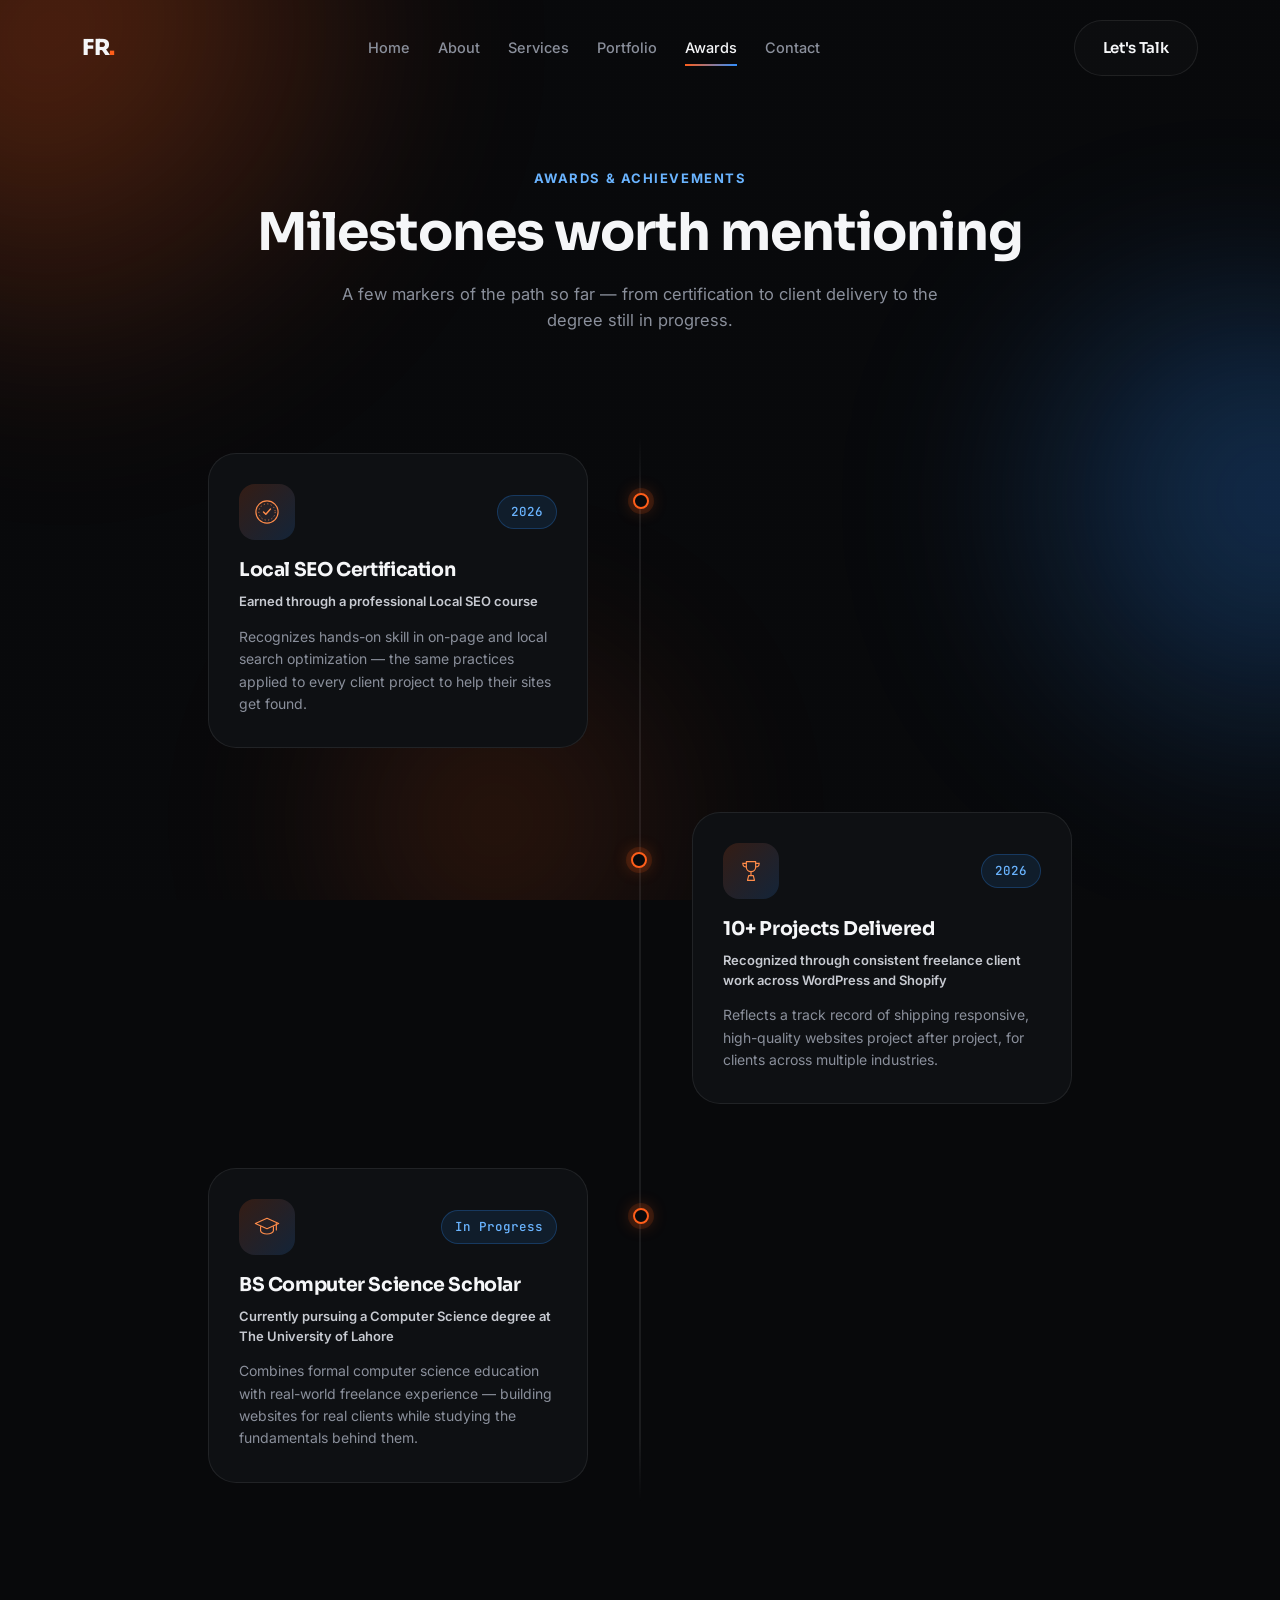
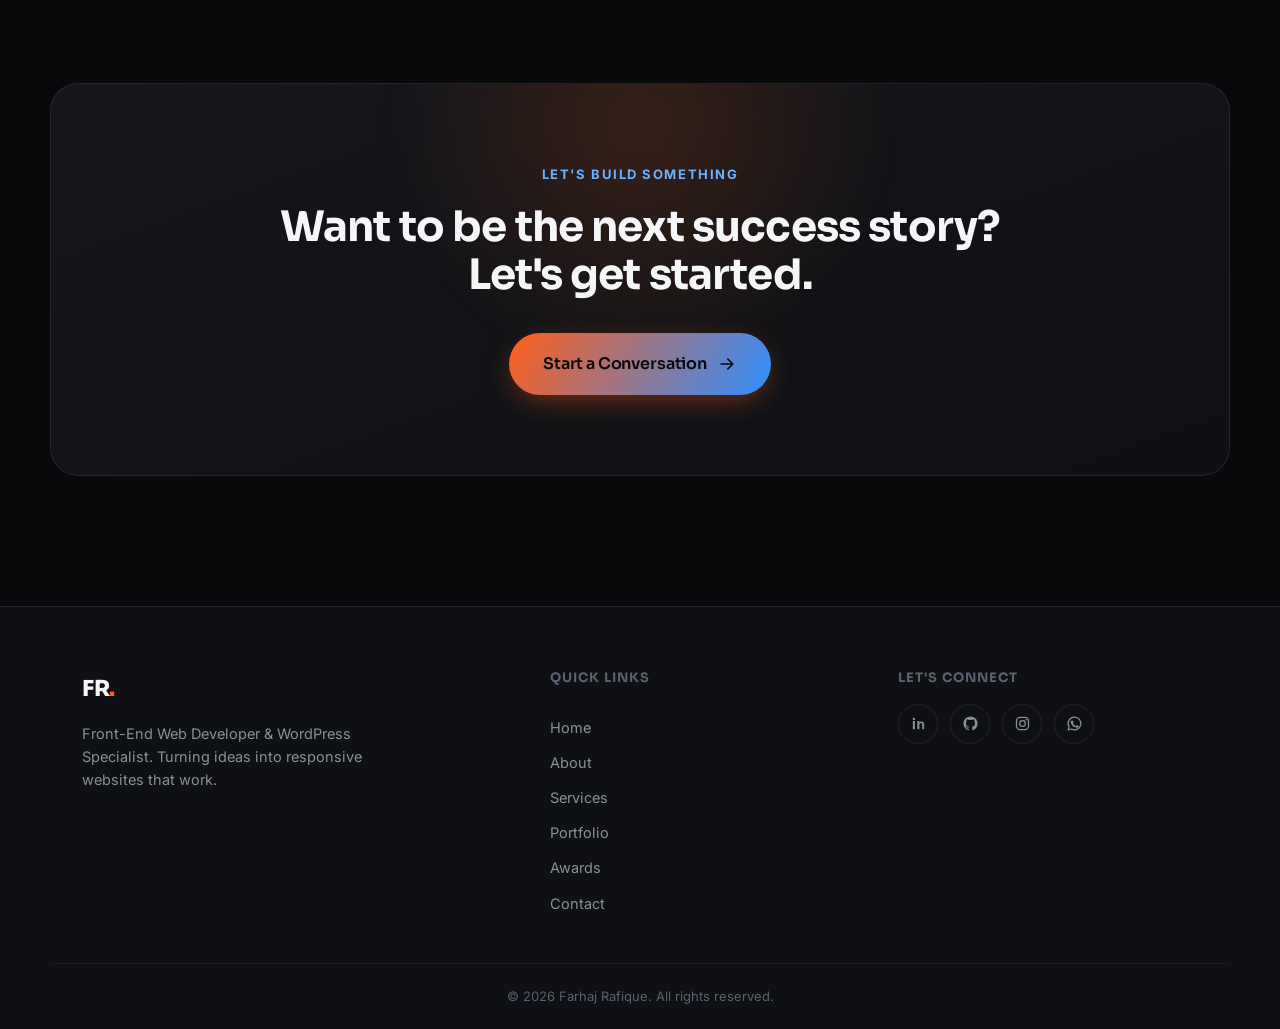
<file: awards.html>
<!DOCTYPE html>
<html lang="en">
<head>
<meta charset="UTF-8">
<meta name="viewport" content="width=device-width, initial-scale=1.0">
<title>Awards &amp; Achievements — Farhaj Rafique | Front-End Web Developer &amp; WordPress Specialist</title>
<meta name="description" content="Certifications, milestones, and achievements earned by Farhaj Rafique as a Front-End Web Developer and WordPress Specialist.">
<link rel="preconnect" href="https://fonts.googleapis.com">
<link rel="preconnect" href="https://fonts.gstatic.com" crossorigin>
<link href="https://fonts.googleapis.com/css2?family=Sora:wght@400;600;700;800&family=Inter:wght@400;500;600;700&family=JetBrains+Mono:wght@400;500&display=swap" rel="stylesheet">
<link rel="stylesheet" href="assets/css/style.css">
<script>(function(){try{var t=localStorage.getItem('site-theme');if(t)document.documentElement.setAttribute('data-theme',t);}catch(e){}})();</script>
</head>
<body data-page="awards">

<!-- Ambient background layer -->
<div class="ambient" aria-hidden="true">
  <div class="blob blob-orange"></div>
  <div class="blob blob-blue"></div>
  <div class="blob blob-orange-soft"></div>
  <div class="grain"></div>
</div>

<!-- ===================== NAV ===================== -->
<header class="site-header" id="siteHeader">
  <div class="container header-inner">
    <a href="index.html" class="logo"><span class="js-logo-initials">FR</span><span class="dot">.</span></a>
    <nav class="main-nav" id="mainNav">
      <a href="index.html" class="nav-link">Home</a>
      <a href="about.html" class="nav-link">About</a>
      <a href="services.html" class="nav-link">Services</a>
      <a href="portfolio.html" class="nav-link">Portfolio</a>
      <a href="awards.html" class="nav-link active">Awards</a>
      <a href="contact.html" class="nav-link">Contact</a>
    </nav>
    <a href="contact.html" class="btn btn-outline nav-cta">Let's Talk</a>
    <button class="nav-toggle" id="navToggle" aria-label="Toggle menu" aria-expanded="false">
      <span></span><span></span><span></span>
    </button>
  </div>
</header>

<main>
<!-- ===================== PAGE HERO ===================== -->
<section class="page-hero" data-reveal="up">
  <div class="container">
    <p class="section-eyebrow">Awards &amp; Achievements</p>
    <h1 class="page-title" id="pageHeroTitle">Milestones worth mentioning</h1>
    <p class="page-sub" id="pageHeroSub">A few markers of the path so far — from certification to client delivery to the degree still in progress.</p>
  </div>
</section>

<!-- ===================== AWARDS TIMELINE ===================== -->
<section class="awards-section">
  <div class="container">
    <div class="awards-timeline" id="awardsTimeline">

      <div class="award-item" data-reveal="left">
        <span class="award-dot"></span>
        <div class="award-card">
          <div class="award-card-head">
            <span class="award-badge">
              <svg viewBox="0 0 48 48" fill="none"><circle cx="24" cy="24" r="19" stroke="currentColor" stroke-width="2"/><circle cx="24" cy="24" r="14" stroke="currentColor" stroke-width="1.3" stroke-dasharray="2 4"/><path d="M18 24l4 4 8-9" stroke="currentColor" stroke-width="2.4" stroke-linecap="round" stroke-linejoin="round"/></svg>
            </span>
            <span class="award-year">2026</span>
          </div>
          <h3>Local SEO Certification</h3>
          <p class="award-source">Earned through a professional Local SEO course</p>
          <p class="award-why">Recognizes hands-on skill in on-page and local search optimization — the same practices applied to every client project to help their sites get found.</p>
        </div>
      </div>

      <div class="award-item" data-reveal="right">
        <span class="award-dot"></span>
        <div class="award-card">
          <div class="award-card-head">
            <span class="award-badge">
              <svg viewBox="0 0 48 48" fill="none"><path d="M16 8h16v9a8 8 0 01-16 0V8z" stroke="currentColor" stroke-width="2" stroke-linejoin="round"/><path d="M16 11H10a6 6 0 006 6M32 11h6a6 6 0 01-6 6" stroke="currentColor" stroke-width="2" stroke-linecap="round"/><path d="M24 25v7M18 40h12l-2-8H20l-2 8z" stroke="currentColor" stroke-width="2" stroke-linejoin="round"/></svg>
            </span>
            <span class="award-year">2026</span>
          </div>
          <h3>10+ Projects Delivered</h3>
          <p class="award-source">Recognized through consistent freelance client work across WordPress and Shopify</p>
          <p class="award-why">Reflects a track record of shipping responsive, high-quality websites project after project, for clients across multiple industries.</p>
        </div>
      </div>

      <div class="award-item" data-reveal="left">
        <span class="award-dot"></span>
        <div class="award-card">
          <div class="award-card-head">
            <span class="award-badge">
              <svg viewBox="0 0 48 48" fill="none"><path d="M4 18L24 9l20 9-20 9-20-9z" stroke="currentColor" stroke-width="2" stroke-linejoin="round"/><path d="M13 22.5v8c0 2.5 5 5.5 11 5.5s11-3 11-5.5v-8" stroke="currentColor" stroke-width="2" stroke-linejoin="round"/><path d="M40 18v11" stroke="currentColor" stroke-width="2" stroke-linecap="round"/></svg>
            </span>
            <span class="award-year">In Progress</span>
          </div>
          <h3>BS Computer Science Scholar</h3>
          <p class="award-source">Currently pursuing a Computer Science degree at The University of Lahore</p>
          <p class="award-why">Combines formal computer science education with real-world freelance experience — building websites for real clients while studying the fundamentals behind them.</p>
        </div>
      </div>

    </div>
  </div>
</section>

<!-- ===================== CLOSING CTA ===================== -->
<section class="closing-cta" data-reveal="up">
  <div class="container cta-inner">
    <p class="section-eyebrow">Let's Build Something</p>
    <h2>Want to be the next success story?<br>Let's get started.</h2>
    <a href="contact.html" class="btn btn-primary btn-lg">
      <span>Start a Conversation</span>
      <svg width="20" height="20" viewBox="0 0 24 24" fill="none"><path d="M5 12h14M13 6l6 6-6 6" stroke="currentColor" stroke-width="2" stroke-linecap="round" stroke-linejoin="round"/></svg>
    </a>
  </div>
</section>
</main>

<!-- ===================== FOOTER ===================== -->
<footer class="site-footer">
  <div class="container footer-inner">
    <div class="footer-brand">
      <a href="index.html" class="logo"><span class="js-logo-initials">FR</span><span class="dot">.</span></a>
      <p class="js-footer-tagline">Front-End Web Developer &amp; WordPress Specialist. Turning ideas into responsive websites that work.</p>
    </div>
    <div class="footer-links">
      <h4>Quick Links</h4>
      <a href="index.html">Home</a>
      <a href="about.html">About</a>
      <a href="services.html">Services</a>
      <a href="portfolio.html">Portfolio</a>
      <a href="awards.html">Awards</a>
      <a href="contact.html">Contact</a>
    </div>
    <div class="footer-social">
      <h4>Let's Connect</h4>
      <div class="social-icons">
        <a href="https://www.linkedin.com/" target="_blank" rel="noopener" aria-label="LinkedIn" class="social-icon js-social-linkedin"><svg viewBox="0 0 24 24" fill="none"><path d="M6.94 8.5H4V20h2.94V8.5zM5.47 4a1.7 1.7 0 100 3.4 1.7 1.7 0 000-3.4zM20 13.4c0-3-1.6-4.4-3.75-4.4-1.73 0-2.5.95-2.94 1.62V8.5H10.4c.04.83 0 11.5 0 11.5h2.91v-6.42c0-.34.02-.69.13-.94.28-.69.9-1.4 1.96-1.4 1.38 0 1.93 1.05 1.93 2.59V20H20v-6.6z" fill="currentColor"/></svg></a>
        <a href="https://github.com/" target="_blank" rel="noopener" aria-label="GitHub" class="social-icon js-social-github"><svg viewBox="0 0 24 24" fill="none"><path d="M12 2a10 10 0 00-3.16 19.5c.5.1.68-.22.68-.48v-1.7c-2.78.6-3.37-1.34-3.37-1.34-.46-1.16-1.11-1.47-1.11-1.47-.9-.62.07-.6.07-.6 1 .07 1.53 1.03 1.53 1.03.9 1.53 2.34 1.09 2.91.83.09-.65.35-1.09.63-1.34-2.22-.25-4.56-1.11-4.56-4.94 0-1.09.39-1.98 1.03-2.68-.1-.25-.45-1.27.1-2.65 0 0 .84-.27 2.75 1.02a9.6 9.6 0 015 0c1.91-1.29 2.75-1.02 2.75-1.02.55 1.38.2 2.4.1 2.65.64.7 1.03 1.59 1.03 2.68 0 3.84-2.34 4.68-4.57 4.93.36.31.68.92.68 1.85v2.74c0 .27.18.58.69.48A10 10 0 0012 2z" fill="currentColor"/></svg></a>
        <a href="https://www.instagram.com/" target="_blank" rel="noopener" aria-label="Instagram" class="social-icon js-social-instagram"><svg viewBox="0 0 24 24" fill="none"><rect x="3.5" y="3.5" width="17" height="17" rx="5" stroke="currentColor" stroke-width="1.8"/><circle cx="12" cy="12" r="4" stroke="currentColor" stroke-width="1.8"/><circle cx="17.2" cy="6.8" r="1.1" fill="currentColor"/></svg></a>
        <a href="https://wa.me/923020644141" target="_blank" rel="noopener" aria-label="WhatsApp" class="social-icon js-social-whatsapp"><svg viewBox="0 0 24 24" fill="none"><path d="M12 3a9 9 0 00-7.8 13.5L3 21l4.6-1.2A9 9 0 1012 3z" stroke="currentColor" stroke-width="1.7" stroke-linejoin="round"/><path d="M8.3 8.6c.2-.5.4-.5.7-.5h.5c.2 0 .4 0 .5.4.2.5.6 1.6.6 1.7.1.1.1.3 0 .4-.1.2-.1.3-.3.4-.1.2-.3.3-.4.4-.1.1-.3.3-.1.6.2.3.8 1.3 1.7 2.1 1.2 1 2.1 1.4 2.5 1.5.2.1.4.1.5-.1.1-.2.6-.7.8-.9.2-.2.3-.2.5-.1.2.1 1.4.6 1.6.8.2.1.3.2.4.3 0 .2 0 .9-.3 1.3-.4.5-1.3.9-1.8 1-.5.1-1 .1-3.3-.8-2.8-1.2-4.6-4-4.7-4.2-.1-.2-1.1-1.5-1.1-2.9 0-1.4.7-2.1 1-2.4z" fill="currentColor"/></svg></a>
      </div>
    </div>
  </div>
  <div class="container footer-bottom">
    <p>© <span id="year"></span> Farhaj Rafique. All rights reserved.</p>
  </div>
</footer>

<script src="assets/js/content-loader.js"></script>
<script src="assets/js/main.js"></script>
</body>
</html>
</file>
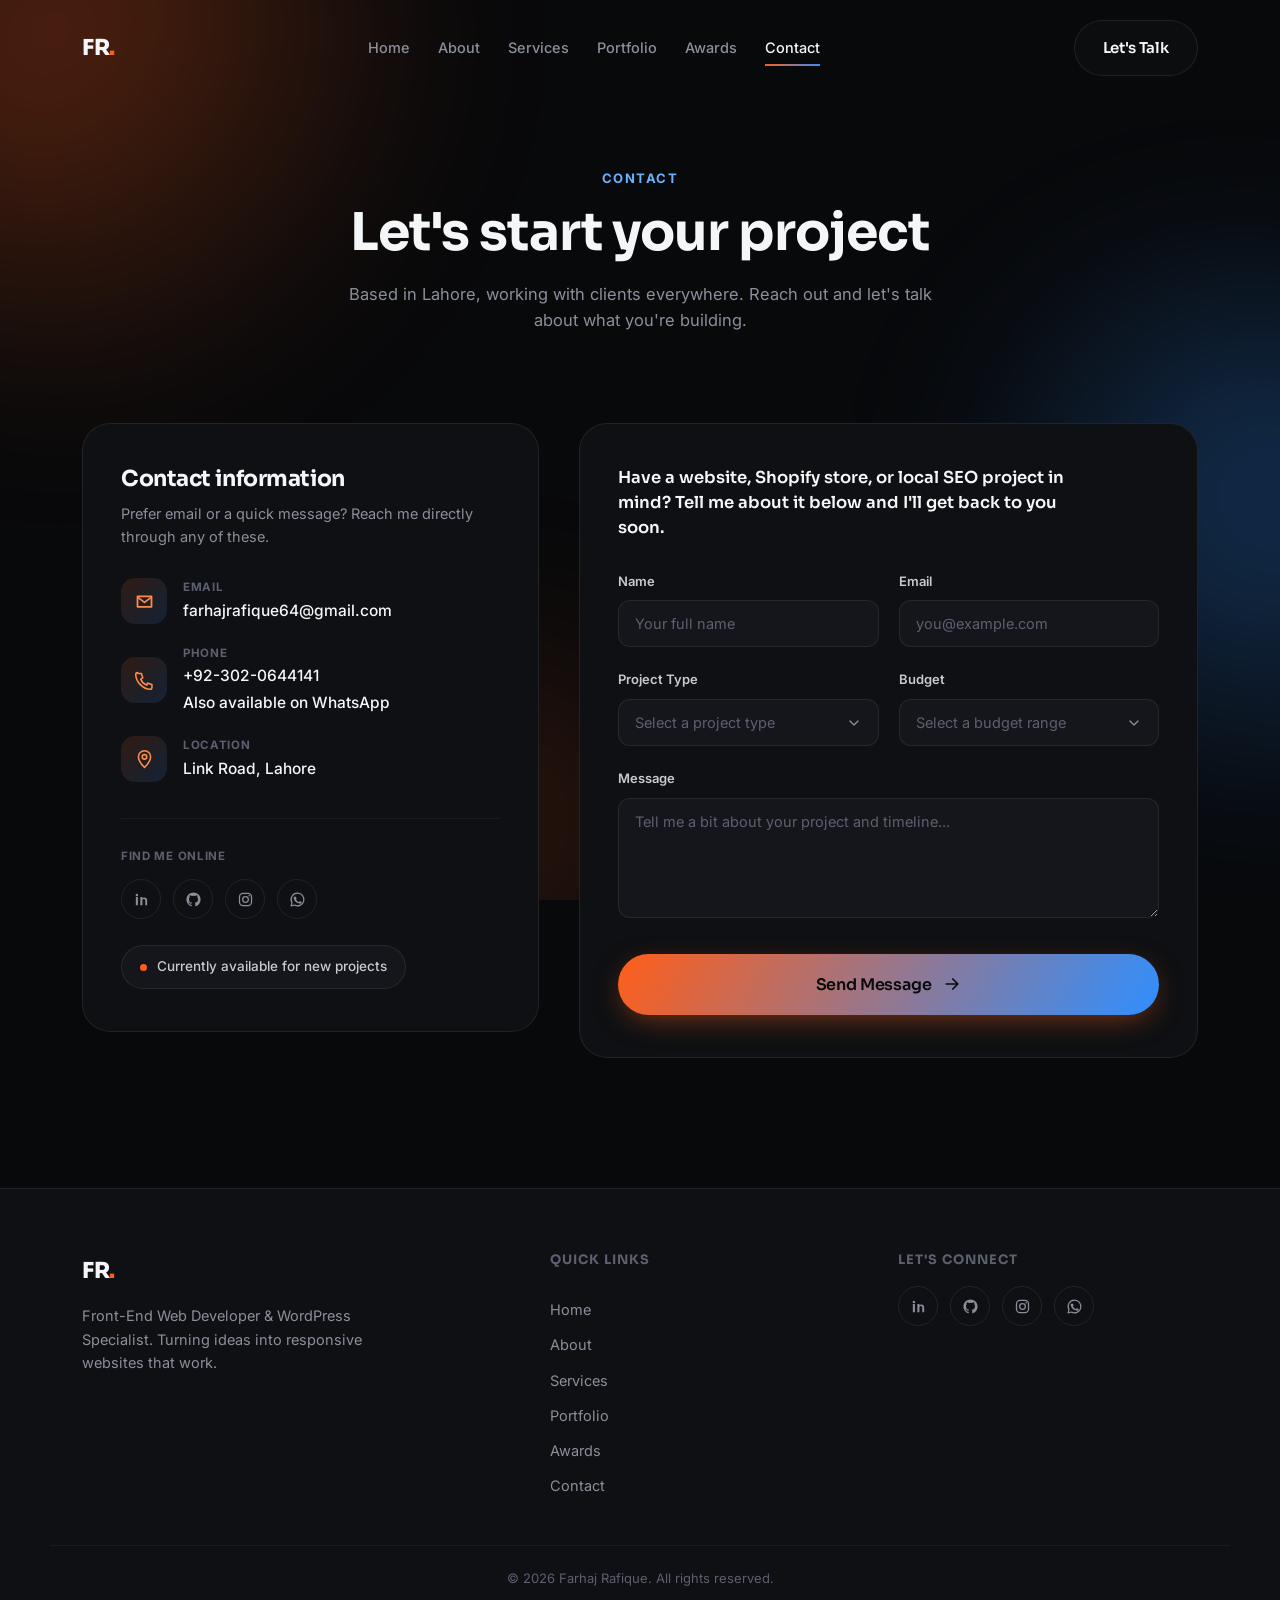
<file: contact.html>
<!DOCTYPE html>
<html lang="en">
<head>
<meta charset="UTF-8">
<meta name="viewport" content="width=device-width, initial-scale=1.0">
<title>Contact — Farhaj Rafique | Front-End Web Developer &amp; WordPress Specialist</title>
<meta name="description" content="Get in touch with Farhaj Rafique for WordPress development, Shopify store setup, and local SEO projects.">
<link rel="preconnect" href="https://fonts.googleapis.com">
<link rel="preconnect" href="https://fonts.gstatic.com" crossorigin>
<link href="https://fonts.googleapis.com/css2?family=Sora:wght@400;600;700;800&family=Inter:wght@400;500;600;700&family=JetBrains+Mono:wght@400;500&display=swap" rel="stylesheet">
<link rel="stylesheet" href="assets/css/style.css">
<script>(function(){try{var t=localStorage.getItem('site-theme');if(t)document.documentElement.setAttribute('data-theme',t);}catch(e){}})();</script>
</head>
<body data-page="contact">

<!-- Ambient background layer -->
<div class="ambient" aria-hidden="true">
  <div class="blob blob-orange"></div>
  <div class="blob blob-blue"></div>
  <div class="blob blob-orange-soft"></div>
  <div class="grain"></div>
</div>

<!-- ===================== NAV ===================== -->
<header class="site-header" id="siteHeader">
  <div class="container header-inner">
    <a href="index.html" class="logo"><span class="js-logo-initials">FR</span><span class="dot">.</span></a>
    <nav class="main-nav" id="mainNav">
      <a href="index.html" class="nav-link">Home</a>
      <a href="about.html" class="nav-link">About</a>
      <a href="services.html" class="nav-link">Services</a>
      <a href="portfolio.html" class="nav-link">Portfolio</a>
      <a href="awards.html" class="nav-link">Awards</a>
      <a href="contact.html" class="nav-link active">Contact</a>
    </nav>
    <a href="contact.html" class="btn btn-outline nav-cta">Let's Talk</a>
    <button class="nav-toggle" id="navToggle" aria-label="Toggle menu" aria-expanded="false">
      <span></span><span></span><span></span>
    </button>
  </div>
</header>

<main>
<!-- ===================== PAGE HERO ===================== -->
<section class="page-hero" data-reveal="up">
  <div class="container">
    <p class="section-eyebrow">Contact</p>
    <h1 class="page-title" id="pageHeroTitle">Let's start your project</h1>
    <p class="page-sub" id="pageHeroSub">Based in Lahore, working with clients everywhere. Reach out and let's talk about what you're building.</p>
  </div>
</section>

<!-- ===================== CONTACT SPLIT ===================== -->
<section class="contact-section">
  <div class="container contact-grid">

    <!-- Contact info column -->
    <div class="contact-info" data-reveal="up">
      <h2>Contact information</h2>
      <p class="contact-info-sub">Prefer email or a quick message? Reach me directly through any of these.</p>

      <ul class="contact-list">
        <li class="contact-item">
          <span class="contact-icon">
            <svg viewBox="0 0 24 24" fill="none"><path d="M4 6h16v12H4V6z" stroke="currentColor" stroke-width="2" stroke-linejoin="round"/><path d="M4 7l8 6 8-6" stroke="currentColor" stroke-width="2" stroke-linejoin="round"/></svg>
          </span>
          <span class="contact-text">
            <span class="contact-label">Email</span>
            <a href="mailto:farhajrafique64@gmail.com" id="contactEmailLink">farhajrafique64@gmail.com</a>
          </span>
        </li>
        <li class="contact-item">
          <span class="contact-icon">
            <svg viewBox="0 0 24 24" fill="none"><path d="M5 4h3.5l1.5 5-2.3 1.5a12 12 0 006.8 6.8L15.5 15l5 1.5V20a2 2 0 01-2 2C10.5 22 2 13.5 2 5a2 2 0 012-2z" stroke="currentColor" stroke-width="1.8" stroke-linejoin="round"/></svg>
          </span>
          <span class="contact-text">
            <span class="contact-label">Phone</span>
            <a href="tel:+923020644141" id="contactPhoneLink">+92-302-0644141</a>
            <span class="contact-subnote">Also available on WhatsApp</span>
          </span>
        </li>
        <li class="contact-item">
          <span class="contact-icon">
            <svg viewBox="0 0 24 24" fill="none"><path d="M12 21s7-6.5 7-12a7 7 0 10-14 0c0 5.5 7 12 7 12z" stroke="currentColor" stroke-width="1.8" stroke-linejoin="round"/><circle cx="12" cy="9" r="2.6" stroke="currentColor" stroke-width="1.8"/></svg>
          </span>
          <span class="contact-text">
            <span class="contact-label">Location</span>
            <span id="contactLocationText">Link Road, Lahore</span>
          </span>
        </li>
      </ul>

      <div class="contact-social">
        <span class="contact-label">Find me online</span>
        <div class="social-icons">
          <a href="https://www.linkedin.com/" target="_blank" rel="noopener" aria-label="LinkedIn" class="social-icon js-social-linkedin"><svg viewBox="0 0 24 24" fill="none"><path d="M6.94 8.5H4V20h2.94V8.5zM5.47 4a1.7 1.7 0 100 3.4 1.7 1.7 0 000-3.4zM20 13.4c0-3-1.6-4.4-3.75-4.4-1.73 0-2.5.95-2.94 1.62V8.5H10.4c.04.83 0 11.5 0 11.5h2.91v-6.42c0-.34.02-.69.13-.94.28-.69.9-1.4 1.96-1.4 1.38 0 1.93 1.05 1.93 2.59V20H20v-6.6z" fill="currentColor"/></svg></a>
          <a href="https://github.com/" target="_blank" rel="noopener" aria-label="GitHub" class="social-icon js-social-github"><svg viewBox="0 0 24 24" fill="none"><path d="M12 2a10 10 0 00-3.16 19.5c.5.1.68-.22.68-.48v-1.7c-2.78.6-3.37-1.34-3.37-1.34-.46-1.16-1.11-1.47-1.11-1.47-.9-.62.07-.6.07-.6 1 .07 1.53 1.03 1.53 1.03.9 1.53 2.34 1.09 2.91.83.09-.65.35-1.09.63-1.34-2.22-.25-4.56-1.11-4.56-4.94 0-1.09.39-1.98 1.03-2.68-.1-.25-.45-1.27.1-2.65 0 0 .84-.27 2.75 1.02a9.6 9.6 0 015 0c1.91-1.29 2.75-1.02 2.75-1.02.55 1.38.2 2.4.1 2.65.64.7 1.03 1.59 1.03 2.68 0 3.84-2.34 4.68-4.57 4.93.36.31.68.92.68 1.85v2.74c0 .27.18.58.69.48A10 10 0 0012 2z" fill="currentColor"/></svg></a>
          <a href="https://www.instagram.com/" target="_blank" rel="noopener" aria-label="Instagram" class="social-icon js-social-instagram"><svg viewBox="0 0 24 24" fill="none"><rect x="3.5" y="3.5" width="17" height="17" rx="5" stroke="currentColor" stroke-width="1.8"/><circle cx="12" cy="12" r="4" stroke="currentColor" stroke-width="1.8"/><circle cx="17.2" cy="6.8" r="1.1" fill="currentColor"/></svg></a>
          <a href="https://wa.me/923020644141" target="_blank" rel="noopener" aria-label="WhatsApp" class="social-icon js-social-whatsapp"><svg viewBox="0 0 24 24" fill="none"><path d="M12 3a9 9 0 00-7.8 13.5L3 21l4.6-1.2A9 9 0 1012 3z" stroke="currentColor" stroke-width="1.7" stroke-linejoin="round"/><path d="M8.3 8.6c.2-.5.4-.5.7-.5h.5c.2 0 .4 0 .5.4.2.5.6 1.6.6 1.7.1.1.1.3 0 .4-.1.2-.1.3-.3.4-.1.2-.3.3-.4.4-.1.1-.3.3-.1.6.2.3.8 1.3 1.7 2.1 1.2 1 2.1 1.4 2.5 1.5.2.1.4.1.5-.1.1-.2.6-.7.8-.9.2-.2.3-.2.5-.1.2.1 1.4.6 1.6.8.2.1.3.2.4.3 0 .2 0 .9-.3 1.3-.4.5-1.3.9-1.8 1-.5.1-1 .1-3.3-.8-2.8-1.2-4.6-4-4.7-4.2-.1-.2-1.1-1.5-1.1-2.9 0-1.4.7-2.1 1-2.4z" fill="currentColor"/></svg></a>
        </div>
      </div>

      <div class="contact-availability">
        <span class="eyebrow-dot"></span>
        <span>Currently available for new projects</span>
      </div>
    </div>

    <!-- Form column -->
    <div class="contact-form-wrap" data-reveal="up" data-reveal-delay="120">
      <div class="contact-form-card">
        <p class="form-invite" id="formInviteText">Have a website, Shopify store, or local SEO project in mind? Tell me about it below and I'll get back to you soon.</p>

        <form id="contactForm" novalidate>
          <div class="form-row">
            <div class="form-field">
              <label for="fieldName">Name</label>
              <input type="text" id="fieldName" name="name" placeholder="Your full name" required>
            </div>
            <div class="form-field">
              <label for="fieldEmail">Email</label>
              <input type="email" id="fieldEmail" name="email" placeholder="you@example.com" required>
            </div>
          </div>

          <div class="form-row">
            <div class="form-field">
              <label for="fieldProjectType">Project Type</label>
              <select id="fieldProjectType" name="projectType" required>
                <option value="" disabled selected>Select a project type</option>
                <option value="WordPress Website">WordPress Website</option>
                <option value="Shopify Store">Shopify Store</option>
                <option value="Local SEO">Local SEO</option>
                <option value="Website Customization">Website Customization</option>
                <option value="Other">Other</option>
              </select>
            </div>
            <div class="form-field">
              <label for="fieldBudget">Budget</label>
              <select id="fieldBudget" name="budget" required>
                <option value="" disabled selected>Select a budget range</option>
                <option value="Under $100">Under $100</option>
                <option value="$100 - $300">$100 – $300</option>
                <option value="$300 - $500">$300 – $500</option>
                <option value="$500+">$500+</option>
                <option value="Not sure yet">Not sure yet</option>
              </select>
            </div>
          </div>

          <div class="form-field">
            <label for="fieldMessage">Message</label>
            <textarea id="fieldMessage" name="message" rows="5" placeholder="Tell me a bit about your project and timeline..." required></textarea>
          </div>

          <button type="submit" class="btn btn-primary btn-lg form-submit">
            <span>Send Message</span>
            <svg width="20" height="20" viewBox="0 0 24 24" fill="none"><path d="M5 12h14M13 6l6 6-6 6" stroke="currentColor" stroke-width="2" stroke-linecap="round" stroke-linejoin="round"/></svg>
          </button>
        </form>

        <div class="form-success" id="formSuccess" hidden>
          <span class="success-icon">
            <svg viewBox="0 0 48 48" fill="none"><circle cx="24" cy="24" r="21" stroke="currentColor" stroke-width="2"/><path d="M15 24.5l6 6L33 18" stroke="currentColor" stroke-width="2.4" stroke-linecap="round" stroke-linejoin="round"/></svg>
          </span>
          <h3>Message sent</h3>
          <p>Thanks for reaching out — I'll get back to you within 24 hours.</p>
          <button type="button" class="btn btn-outline" id="formReset">Send another message</button>
        </div>
      </div>
    </div>

  </div>
</section>
</main>

<!-- ===================== FOOTER ===================== -->
<footer class="site-footer">
  <div class="container footer-inner">
    <div class="footer-brand">
      <a href="index.html" class="logo"><span class="js-logo-initials">FR</span><span class="dot">.</span></a>
      <p class="js-footer-tagline">Front-End Web Developer &amp; WordPress Specialist. Turning ideas into responsive websites that work.</p>
    </div>
    <div class="footer-links">
      <h4>Quick Links</h4>
      <a href="index.html">Home</a>
      <a href="about.html">About</a>
      <a href="services.html">Services</a>
      <a href="portfolio.html">Portfolio</a>
      <a href="awards.html">Awards</a>
      <a href="contact.html">Contact</a>
    </div>
    <div class="footer-social">
      <h4>Let's Connect</h4>
      <div class="social-icons">
        <a href="https://www.linkedin.com/" target="_blank" rel="noopener" aria-label="LinkedIn" class="social-icon js-social-linkedin"><svg viewBox="0 0 24 24" fill="none"><path d="M6.94 8.5H4V20h2.94V8.5zM5.47 4a1.7 1.7 0 100 3.4 1.7 1.7 0 000-3.4zM20 13.4c0-3-1.6-4.4-3.75-4.4-1.73 0-2.5.95-2.94 1.62V8.5H10.4c.04.83 0 11.5 0 11.5h2.91v-6.42c0-.34.02-.69.13-.94.28-.69.9-1.4 1.96-1.4 1.38 0 1.93 1.05 1.93 2.59V20H20v-6.6z" fill="currentColor"/></svg></a>
        <a href="https://github.com/" target="_blank" rel="noopener" aria-label="GitHub" class="social-icon js-social-github"><svg viewBox="0 0 24 24" fill="none"><path d="M12 2a10 10 0 00-3.16 19.5c.5.1.68-.22.68-.48v-1.7c-2.78.6-3.37-1.34-3.37-1.34-.46-1.16-1.11-1.47-1.11-1.47-.9-.62.07-.6.07-.6 1 .07 1.53 1.03 1.53 1.03.9 1.53 2.34 1.09 2.91.83.09-.65.35-1.09.63-1.34-2.22-.25-4.56-1.11-4.56-4.94 0-1.09.39-1.98 1.03-2.68-.1-.25-.45-1.27.1-2.65 0 0 .84-.27 2.75 1.02a9.6 9.6 0 015 0c1.91-1.29 2.75-1.02 2.75-1.02.55 1.38.2 2.4.1 2.65.64.7 1.03 1.59 1.03 2.68 0 3.84-2.34 4.68-4.57 4.93.36.31.68.92.68 1.85v2.74c0 .27.18.58.69.48A10 10 0 0012 2z" fill="currentColor"/></svg></a>
        <a href="https://www.instagram.com/" target="_blank" rel="noopener" aria-label="Instagram" class="social-icon js-social-instagram"><svg viewBox="0 0 24 24" fill="none"><rect x="3.5" y="3.5" width="17" height="17" rx="5" stroke="currentColor" stroke-width="1.8"/><circle cx="12" cy="12" r="4" stroke="currentColor" stroke-width="1.8"/><circle cx="17.2" cy="6.8" r="1.1" fill="currentColor"/></svg></a>
        <a href="https://wa.me/923020644141" target="_blank" rel="noopener" aria-label="WhatsApp" class="social-icon js-social-whatsapp"><svg viewBox="0 0 24 24" fill="none"><path d="M12 3a9 9 0 00-7.8 13.5L3 21l4.6-1.2A9 9 0 1012 3z" stroke="currentColor" stroke-width="1.7" stroke-linejoin="round"/><path d="M8.3 8.6c.2-.5.4-.5.7-.5h.5c.2 0 .4 0 .5.4.2.5.6 1.6.6 1.7.1.1.1.3 0 .4-.1.2-.1.3-.3.4-.1.2-.3.3-.4.4-.1.1-.3.3-.1.6.2.3.8 1.3 1.7 2.1 1.2 1 2.1 1.4 2.5 1.5.2.1.4.1.5-.1.1-.2.6-.7.8-.9.2-.2.3-.2.5-.1.2.1 1.4.6 1.6.8.2.1.3.2.4.3 0 .2 0 .9-.3 1.3-.4.5-1.3.9-1.8 1-.5.1-1 .1-3.3-.8-2.8-1.2-4.6-4-4.7-4.2-.1-.2-1.1-1.5-1.1-2.9 0-1.4.7-2.1 1-2.4z" fill="currentColor"/></svg></a>
      </div>
    </div>
  </div>
  <div class="container footer-bottom">
    <p>© <span id="year"></span> Farhaj Rafique. All rights reserved.</p>
  </div>
</footer>

<script src="assets/js/content-loader.js"></script>
<script src="assets/js/main.js"></script>
</body>
</html>
</file>
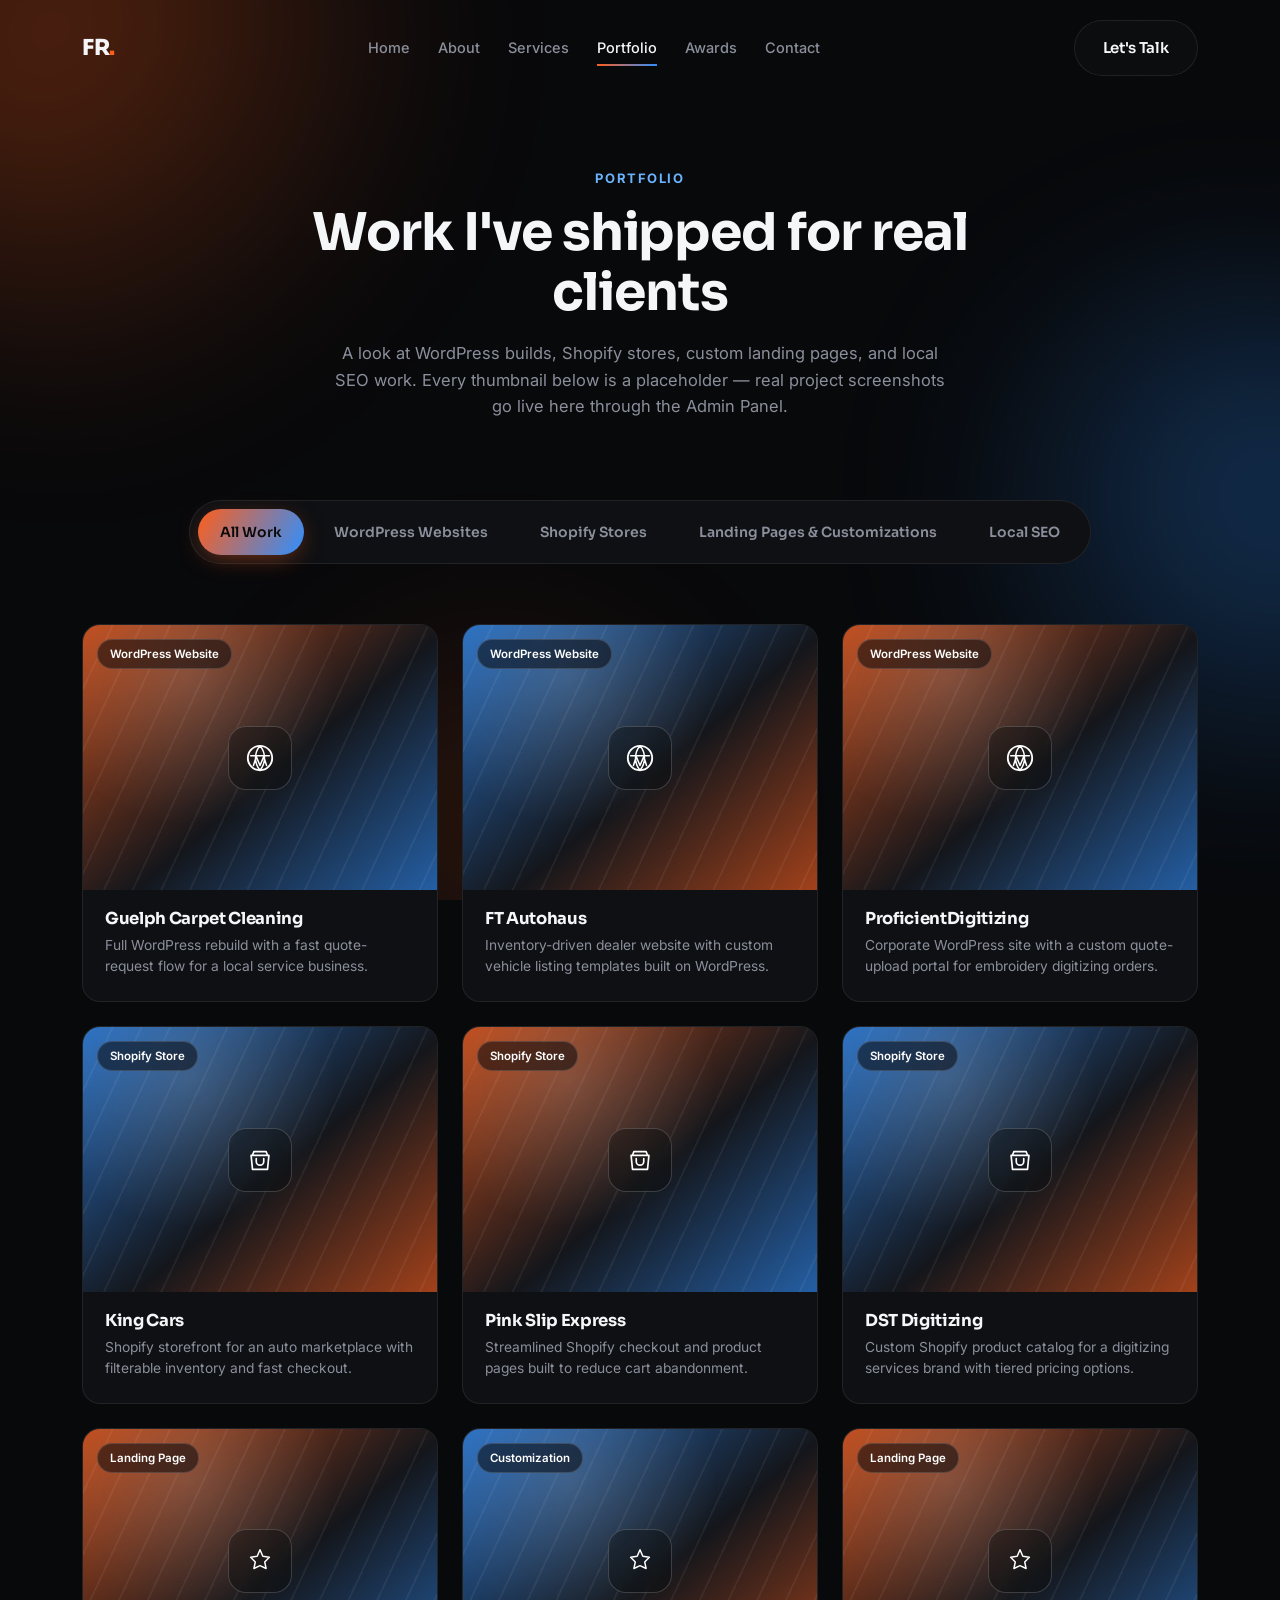
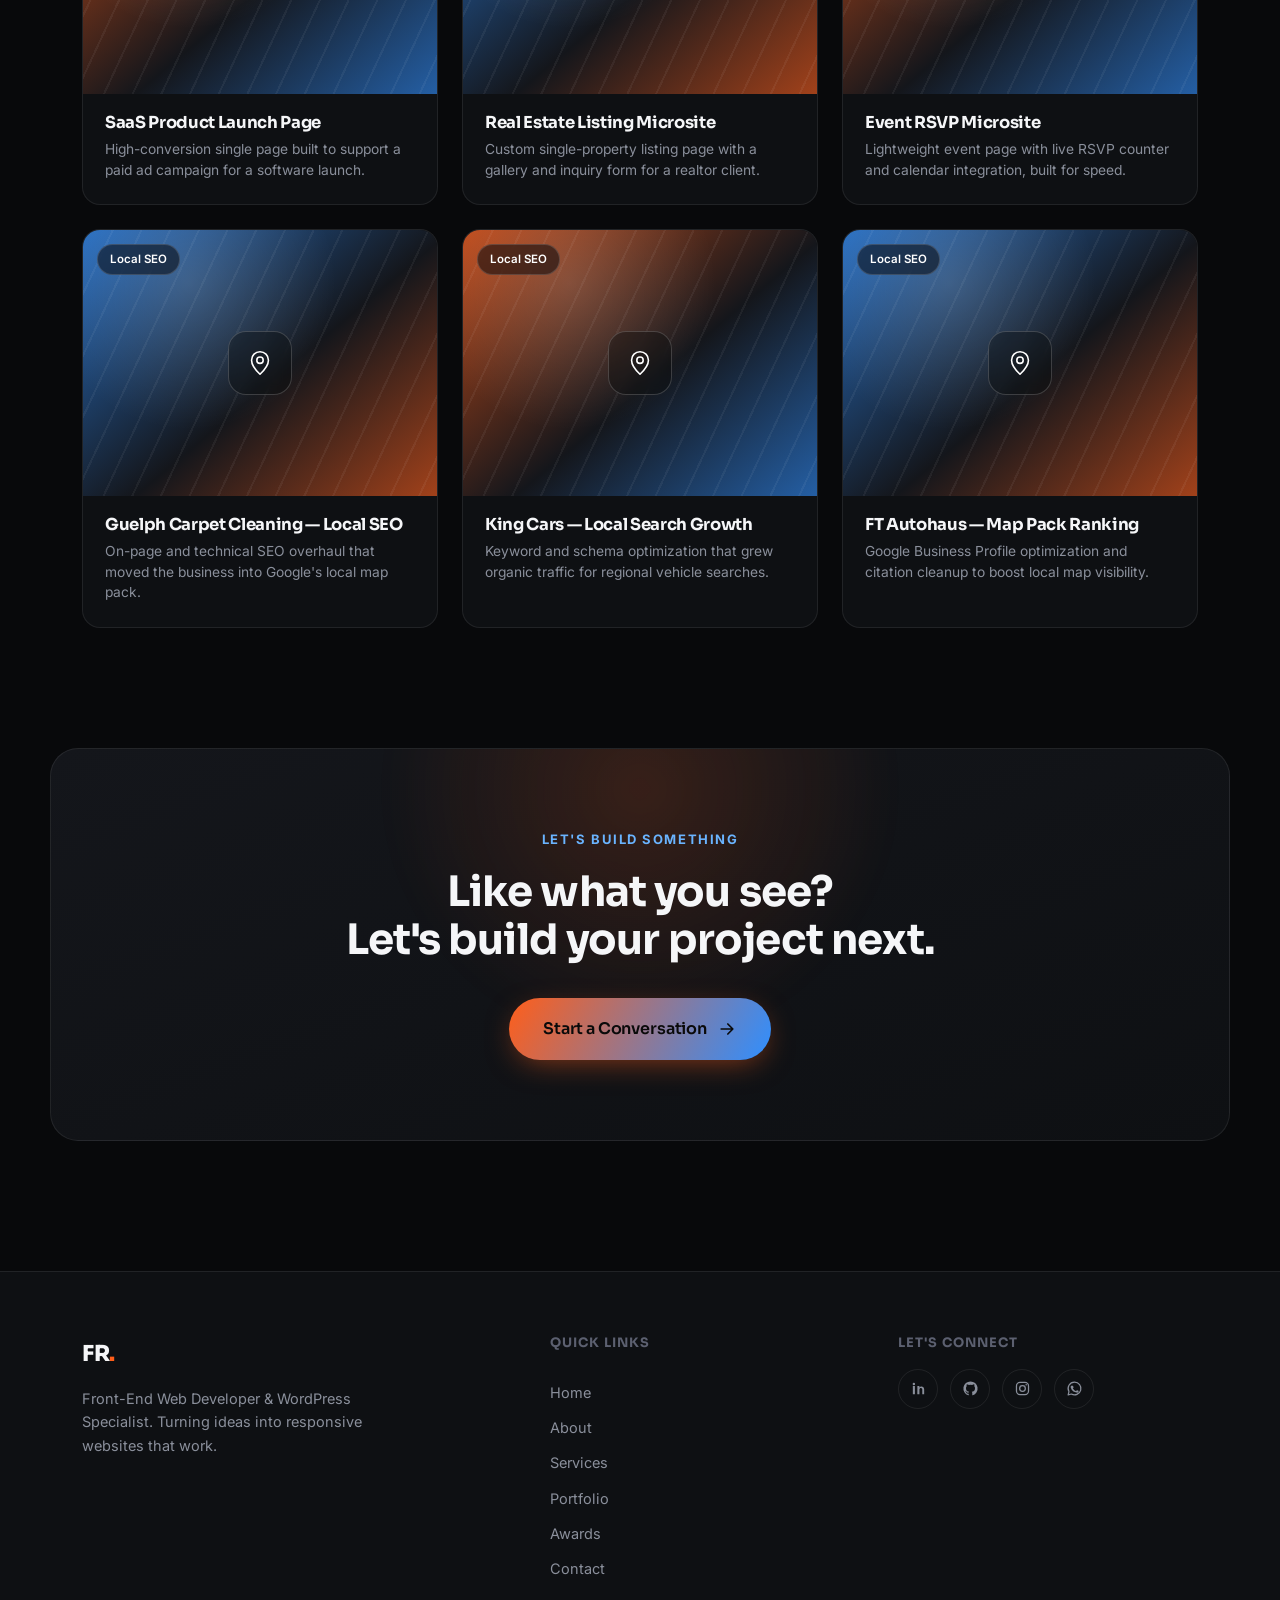
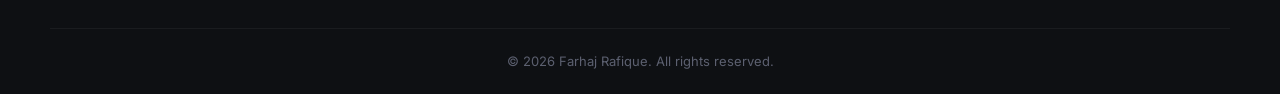
<file: portfolio.html>
<!DOCTYPE html>
<html lang="en">
<head>
<meta charset="UTF-8">
<meta name="viewport" content="width=device-width, initial-scale=1.0">
<title>Portfolio — Farhaj Rafique | Front-End Web Developer &amp; WordPress Specialist</title>
<meta name="description" content="Browse WordPress websites, Shopify stores, landing pages, and local SEO work by Farhaj Rafique.">
<link rel="preconnect" href="https://fonts.googleapis.com">
<link rel="preconnect" href="https://fonts.gstatic.com" crossorigin>
<link href="https://fonts.googleapis.com/css2?family=Sora:wght@400;600;700;800&family=Inter:wght@400;500;600;700&family=JetBrains+Mono:wght@400;500&display=swap" rel="stylesheet">
<link rel="stylesheet" href="assets/css/style.css">
<script>(function(){try{var t=localStorage.getItem('site-theme');if(t)document.documentElement.setAttribute('data-theme',t);}catch(e){}})();</script>
</head>
<body data-page="portfolio">

<!-- Ambient background layer -->
<div class="ambient" aria-hidden="true">
  <div class="blob blob-orange"></div>
  <div class="blob blob-blue"></div>
  <div class="blob blob-orange-soft"></div>
  <div class="grain"></div>
</div>

<!-- ===================== NAV ===================== -->
<header class="site-header" id="siteHeader">
  <div class="container header-inner">
    <a href="index.html" class="logo"><span class="js-logo-initials">FR</span><span class="dot">.</span></a>
    <nav class="main-nav" id="mainNav">
      <a href="index.html" class="nav-link">Home</a>
      <a href="about.html" class="nav-link">About</a>
      <a href="services.html" class="nav-link">Services</a>
      <a href="portfolio.html" class="nav-link active">Portfolio</a>
      <a href="awards.html" class="nav-link">Awards</a>
      <a href="contact.html" class="nav-link">Contact</a>
    </nav>
    <a href="contact.html" class="btn btn-outline nav-cta">Let's Talk</a>
    <button class="nav-toggle" id="navToggle" aria-label="Toggle menu" aria-expanded="false">
      <span></span><span></span><span></span>
    </button>
  </div>
</header>

<main>
<!-- ===================== PAGE HERO ===================== -->
<section class="page-hero" data-reveal="up">
  <div class="container">
    <p class="section-eyebrow">Portfolio</p>
    <h1 class="page-title" id="pageHeroTitle">Work I've shipped for real clients</h1>
    <p class="page-sub" id="pageHeroSub">A look at WordPress builds, Shopify stores, custom landing pages, and local SEO work. Every thumbnail below is a placeholder — real project screenshots go live here through the Admin Panel.</p>
  </div>
</section>

<!-- ===================== FILTER TABS ===================== -->
<section class="portfolio-filter" data-reveal="up">
  <div class="container">
    <div class="filter-tabs" id="filterTabs" role="tablist" aria-label="Filter projects by category">
      <button class="filter-btn active" data-filter="all" role="tab" aria-selected="true">All Work</button>
      <button class="filter-btn" data-filter="wordpress" role="tab" aria-selected="false">WordPress Websites</button>
      <button class="filter-btn" data-filter="shopify" role="tab" aria-selected="false">Shopify Stores</button>
      <button class="filter-btn" data-filter="landing" role="tab" aria-selected="false">Landing Pages &amp; Customizations</button>
      <button class="filter-btn" data-filter="seo" role="tab" aria-selected="false">Local SEO</button>
      <span class="filter-glide" id="filterGlide" aria-hidden="true"></span>
    </div>
  </div>
</section>

<!-- ===================== PROJECT GRID ===================== -->
<section class="portfolio-grid-section">
  <div class="container">
    <div class="portfolio-grid" id="portfolioGrid">

      <!-- WordPress -->
      <article class="project-card" data-category="wordpress" data-reveal="up"
        data-title="Guelph Carpet Cleaning" data-desc="Full WordPress rebuild with a fast quote-request flow for a local service business."
        data-tag="WordPress Website" style="--tint-a:var(--accent-a);--tint-b:var(--accent-b);">
        <button class="card-open" aria-label="View Guelph Carpet Cleaning project">
          <div class="project-thumb">
            <span class="thumb-icon">
              <svg viewBox="0 0 32 32" fill="none"><circle cx="16" cy="16" r="13" stroke="currentColor" stroke-width="2"/><path d="M6 13.5h20M16 3a20 20 0 010 26M16 3a20 20 0 000 26M9 24l3-9.5L16 24l4-9.5 3 9.5" stroke="currentColor" stroke-width="1.6" stroke-linecap="round" stroke-linejoin="round"/></svg>
            </span>
            <span class="project-tag">WordPress</span>
          </div>
          <div class="project-meta">
            <h3>Guelph Carpet Cleaning</h3>
            <p>Full WordPress rebuild with a fast quote-request flow for a local service business.</p>
          </div>
        </button>
      </article>

      <article class="project-card" data-category="wordpress" data-reveal="up" data-reveal-delay="80"
        data-title="FT Autohaus" data-desc="Inventory-driven dealer website with custom vehicle listing templates built on WordPress."
        data-tag="WordPress Website" style="--tint-a:var(--accent-b);--tint-b:var(--accent-a);">
        <button class="card-open" aria-label="View FT Autohaus project">
          <div class="project-thumb">
            <span class="thumb-icon">
              <svg viewBox="0 0 32 32" fill="none"><circle cx="16" cy="16" r="13" stroke="currentColor" stroke-width="2"/><path d="M6 13.5h20M16 3a20 20 0 010 26M16 3a20 20 0 000 26M9 24l3-9.5L16 24l4-9.5 3 9.5" stroke="currentColor" stroke-width="1.6" stroke-linecap="round" stroke-linejoin="round"/></svg>
            </span>
            <span class="project-tag">WordPress</span>
          </div>
          <div class="project-meta">
            <h3>FT Autohaus</h3>
            <p>Inventory-driven dealer website with custom vehicle listing templates built on WordPress.</p>
          </div>
        </button>
      </article>

      <article class="project-card" data-category="wordpress" data-reveal="up" data-reveal-delay="160"
        data-title="ProficientDigitizing" data-desc="Corporate WordPress site with a custom quote-upload portal for embroidery digitizing orders."
        data-tag="WordPress Website" style="--tint-a:var(--accent-a);--tint-b:var(--accent-b);">
        <button class="card-open" aria-label="View ProficientDigitizing project">
          <div class="project-thumb">
            <span class="thumb-icon">
              <svg viewBox="0 0 32 32" fill="none"><circle cx="16" cy="16" r="13" stroke="currentColor" stroke-width="2"/><path d="M6 13.5h20M16 3a20 20 0 010 26M16 3a20 20 0 000 26M9 24l3-9.5L16 24l4-9.5 3 9.5" stroke="currentColor" stroke-width="1.6" stroke-linecap="round" stroke-linejoin="round"/></svg>
            </span>
            <span class="project-tag">WordPress</span>
          </div>
          <div class="project-meta">
            <h3>ProficientDigitizing</h3>
            <p>Corporate WordPress site with a custom quote-upload portal for embroidery digitizing orders.</p>
          </div>
        </button>
      </article>

      <!-- Shopify -->
      <article class="project-card" data-category="shopify" data-reveal="up"
        data-title="King Cars" data-desc="Shopify storefront for an auto marketplace with filterable inventory and fast checkout."
        data-tag="Shopify Store" style="--tint-a:var(--accent-b);--tint-b:var(--accent-a);">
        <button class="card-open" aria-label="View King Cars project">
          <div class="project-thumb">
            <span class="thumb-icon">
              <svg viewBox="0 0 32 32" fill="none"><path d="M8 11l1.5-4h13l1.5 4" stroke="currentColor" stroke-width="1.8" stroke-linejoin="round"/><path d="M6.5 11h19l-1.5 15H8L6.5 11z" stroke="currentColor" stroke-width="1.8" stroke-linejoin="round"/><path d="M12 14.5v3a4 4 0 008 0v-3" stroke="currentColor" stroke-width="1.8" stroke-linecap="round"/></svg>
            </span>
            <span class="project-tag">Shopify</span>
          </div>
          <div class="project-meta">
            <h3>King Cars</h3>
            <p>Shopify storefront for an auto marketplace with filterable inventory and fast checkout.</p>
          </div>
        </button>
      </article>

      <article class="project-card" data-category="shopify" data-reveal="up" data-reveal-delay="80"
        data-title="Pink Slip Express" data-desc="Streamlined Shopify checkout and product pages built to reduce cart abandonment."
        data-tag="Shopify Store" style="--tint-a:var(--accent-a);--tint-b:var(--accent-b);">
        <button class="card-open" aria-label="View Pink Slip Express project">
          <div class="project-thumb">
            <span class="thumb-icon">
              <svg viewBox="0 0 32 32" fill="none"><path d="M8 11l1.5-4h13l1.5 4" stroke="currentColor" stroke-width="1.8" stroke-linejoin="round"/><path d="M6.5 11h19l-1.5 15H8L6.5 11z" stroke="currentColor" stroke-width="1.8" stroke-linejoin="round"/><path d="M12 14.5v3a4 4 0 008 0v-3" stroke="currentColor" stroke-width="1.8" stroke-linecap="round"/></svg>
            </span>
            <span class="project-tag">Shopify</span>
          </div>
          <div class="project-meta">
            <h3>Pink Slip Express</h3>
            <p>Streamlined Shopify checkout and product pages built to reduce cart abandonment.</p>
          </div>
        </button>
      </article>

      <article class="project-card" data-category="shopify" data-reveal="up" data-reveal-delay="160"
        data-title="DST Digitizing" data-desc="Custom Shopify product catalog for a digitizing services brand with tiered pricing options."
        data-tag="Shopify Store" style="--tint-a:var(--accent-b);--tint-b:var(--accent-a);">
        <button class="card-open" aria-label="View DST Digitizing project">
          <div class="project-thumb">
            <span class="thumb-icon">
              <svg viewBox="0 0 32 32" fill="none"><path d="M8 11l1.5-4h13l1.5 4" stroke="currentColor" stroke-width="1.8" stroke-linejoin="round"/><path d="M6.5 11h19l-1.5 15H8L6.5 11z" stroke="currentColor" stroke-width="1.8" stroke-linejoin="round"/><path d="M12 14.5v3a4 4 0 008 0v-3" stroke="currentColor" stroke-width="1.8" stroke-linecap="round"/></svg>
            </span>
            <span class="project-tag">Shopify</span>
          </div>
          <div class="project-meta">
            <h3>DST Digitizing</h3>
            <p>Custom Shopify product catalog for a digitizing services brand with tiered pricing options.</p>
          </div>
        </button>
      </article>

      <!-- Landing Pages & Customizations -->
      <article class="project-card" data-category="landing" data-reveal="up"
        data-title="SaaS Product Launch Page" data-desc="High-conversion single page built to support a paid ad campaign for a software launch."
        data-tag="Landing Page" style="--tint-a:var(--accent-a);--tint-b:var(--accent-b);">
        <button class="card-open" aria-label="View SaaS Product Launch Page project">
          <div class="project-thumb">
            <span class="thumb-icon">
              <svg viewBox="0 0 32 32" fill="none"><path d="M16 4l3 7 7 1-5 5 1.5 7L16 21l-6.5 3L11 17 6 12l7-1 3-7z" stroke="currentColor" stroke-width="1.6" stroke-linejoin="round"/></svg>
            </span>
            <span class="project-tag">Landing Page</span>
          </div>
          <div class="project-meta">
            <h3>SaaS Product Launch Page</h3>
            <p>High-conversion single page built to support a paid ad campaign for a software launch.</p>
          </div>
        </button>
      </article>

      <article class="project-card" data-category="landing" data-reveal="up" data-reveal-delay="80"
        data-title="Real Estate Listing Microsite" data-desc="Custom single-property listing page with a gallery and inquiry form for a realtor client."
        data-tag="Customization" style="--tint-a:var(--accent-b);--tint-b:var(--accent-a);">
        <button class="card-open" aria-label="View Real Estate Listing Microsite project">
          <div class="project-thumb">
            <span class="thumb-icon">
              <svg viewBox="0 0 32 32" fill="none"><path d="M16 4l3 7 7 1-5 5 1.5 7L16 21l-6.5 3L11 17 6 12l7-1 3-7z" stroke="currentColor" stroke-width="1.6" stroke-linejoin="round"/></svg>
            </span>
            <span class="project-tag">Customization</span>
          </div>
          <div class="project-meta">
            <h3>Real Estate Listing Microsite</h3>
            <p>Custom single-property listing page with a gallery and inquiry form for a realtor client.</p>
          </div>
        </button>
      </article>

      <article class="project-card" data-category="landing" data-reveal="up" data-reveal-delay="160"
        data-title="Event RSVP Microsite" data-desc="Lightweight event page with live RSVP counter and calendar integration, built for speed."
        data-tag="Landing Page" style="--tint-a:var(--accent-a);--tint-b:var(--accent-b);">
        <button class="card-open" aria-label="View Event RSVP Microsite project">
          <div class="project-thumb">
            <span class="thumb-icon">
              <svg viewBox="0 0 32 32" fill="none"><path d="M16 4l3 7 7 1-5 5 1.5 7L16 21l-6.5 3L11 17 6 12l7-1 3-7z" stroke="currentColor" stroke-width="1.6" stroke-linejoin="round"/></svg>
            </span>
            <span class="project-tag">Landing Page</span>
          </div>
          <div class="project-meta">
            <h3>Event RSVP Microsite</h3>
            <p>Lightweight event page with live RSVP counter and calendar integration, built for speed.</p>
          </div>
        </button>
      </article>

      <!-- Local SEO -->
      <article class="project-card" data-category="seo" data-reveal="up"
        data-title="Guelph Carpet Cleaning — Local SEO" data-desc="On-page and technical SEO overhaul that moved the business into Google's local map pack."
        data-tag="Local SEO" style="--tint-a:var(--accent-b);--tint-b:var(--accent-a);">
        <button class="card-open" aria-label="View Guelph Carpet Cleaning Local SEO project">
          <div class="project-thumb">
            <span class="thumb-icon">
              <svg viewBox="0 0 32 32" fill="none"><path d="M16 4c-5 0-9 3.8-9 9 0 6.5 9 15 9 15s9-8.5 9-15c0-5.2-4-9-9-9z" stroke="currentColor" stroke-width="1.7" stroke-linejoin="round"/><circle cx="16" cy="13" r="3.4" stroke="currentColor" stroke-width="1.7"/></svg>
            </span>
            <span class="project-tag">Local SEO</span>
          </div>
          <div class="project-meta">
            <h3>Guelph Carpet Cleaning — Local SEO</h3>
            <p>On-page and technical SEO overhaul that moved the business into Google's local map pack.</p>
          </div>
        </button>
      </article>

      <article class="project-card" data-category="seo" data-reveal="up" data-reveal-delay="80"
        data-title="King Cars — Local Search Growth" data-desc="Keyword and schema optimization that grew organic traffic for regional vehicle searches."
        data-tag="Local SEO" style="--tint-a:var(--accent-a);--tint-b:var(--accent-b);">
        <button class="card-open" aria-label="View King Cars Local Search Growth project">
          <div class="project-thumb">
            <span class="thumb-icon">
              <svg viewBox="0 0 32 32" fill="none"><path d="M16 4c-5 0-9 3.8-9 9 0 6.5 9 15 9 15s9-8.5 9-15c0-5.2-4-9-9-9z" stroke="currentColor" stroke-width="1.7" stroke-linejoin="round"/><circle cx="16" cy="13" r="3.4" stroke="currentColor" stroke-width="1.7"/></svg>
            </span>
            <span class="project-tag">Local SEO</span>
          </div>
          <div class="project-meta">
            <h3>King Cars — Local Search Growth</h3>
            <p>Keyword and schema optimization that grew organic traffic for regional vehicle searches.</p>
          </div>
        </button>
      </article>

      <article class="project-card" data-category="seo" data-reveal="up" data-reveal-delay="160"
        data-title="FT Autohaus — Map Pack Ranking" data-desc="Google Business Profile optimization and citation cleanup to boost local map visibility."
        data-tag="Local SEO" style="--tint-a:var(--accent-b);--tint-b:var(--accent-a);">
        <button class="card-open" aria-label="View FT Autohaus Map Pack Ranking project">
          <div class="project-thumb">
            <span class="thumb-icon">
              <svg viewBox="0 0 32 32" fill="none"><path d="M16 4c-5 0-9 3.8-9 9 0 6.5 9 15 9 15s9-8.5 9-15c0-5.2-4-9-9-9z" stroke="currentColor" stroke-width="1.7" stroke-linejoin="round"/><circle cx="16" cy="13" r="3.4" stroke="currentColor" stroke-width="1.7"/></svg>
            </span>
            <span class="project-tag">Local SEO</span>
          </div>
          <div class="project-meta">
            <h3>FT Autohaus — Map Pack Ranking</h3>
            <p>Google Business Profile optimization and citation cleanup to boost local map visibility.</p>
          </div>
        </button>
      </article>

    </div>

    <p class="grid-empty" id="gridEmpty" hidden>No projects in this category yet — check back soon.</p>
  </div>
</section>

<!-- ===================== CLOSING CTA ===================== -->
<section class="closing-cta" data-reveal="up">
  <div class="container cta-inner">
    <p class="section-eyebrow">Let's Build Something</p>
    <h2>Like what you see?<br>Let's build your project next.</h2>
    <a href="contact.html" class="btn btn-primary btn-lg">
      <span>Start a Conversation</span>
      <svg width="20" height="20" viewBox="0 0 24 24" fill="none"><path d="M5 12h14M13 6l6 6-6 6" stroke="currentColor" stroke-width="2" stroke-linecap="round" stroke-linejoin="round"/></svg>
    </a>
  </div>
</section>
</main>

<!-- ===================== LIGHTBOX ===================== -->
<div class="lightbox" id="lightbox" aria-hidden="true">
  <div class="lightbox-backdrop" id="lightboxBackdrop"></div>
  <div class="lightbox-panel" role="dialog" aria-modal="true" aria-labelledby="lightboxTitle">
    <button class="lightbox-close" id="lightboxClose" aria-label="Close project view">
      <svg width="22" height="22" viewBox="0 0 24 24" fill="none"><path d="M6 6l12 12M18 6L6 18" stroke="currentColor" stroke-width="2" stroke-linecap="round"/></svg>
    </button>
    <div class="lightbox-image" id="lightboxImage">
      <span class="lightbox-icon" id="lightboxIcon"></span>
    </div>
    <div class="lightbox-body">
      <span class="lightbox-tag" id="lightboxTag"></span>
      <h3 id="lightboxTitle"></h3>
      <p id="lightboxDesc"></p>
    </div>
  </div>
</div>

<!-- ===================== FOOTER ===================== -->
<footer class="site-footer">
  <div class="container footer-inner">
    <div class="footer-brand">
      <a href="index.html" class="logo"><span class="js-logo-initials">FR</span><span class="dot">.</span></a>
      <p class="js-footer-tagline">Front-End Web Developer &amp; WordPress Specialist. Turning ideas into responsive websites that work.</p>
    </div>
    <div class="footer-links">
      <h4>Quick Links</h4>
      <a href="index.html">Home</a>
      <a href="about.html">About</a>
      <a href="services.html">Services</a>
      <a href="portfolio.html">Portfolio</a>
      <a href="awards.html">Awards</a>
      <a href="contact.html">Contact</a>
    </div>
    <div class="footer-social">
      <h4>Let's Connect</h4>
      <div class="social-icons">
        <a href="https://www.linkedin.com/" target="_blank" rel="noopener" aria-label="LinkedIn" class="social-icon js-social-linkedin"><svg viewBox="0 0 24 24" fill="none"><path d="M6.94 8.5H4V20h2.94V8.5zM5.47 4a1.7 1.7 0 100 3.4 1.7 1.7 0 000-3.4zM20 13.4c0-3-1.6-4.4-3.75-4.4-1.73 0-2.5.95-2.94 1.62V8.5H10.4c.04.83 0 11.5 0 11.5h2.91v-6.42c0-.34.02-.69.13-.94.28-.69.9-1.4 1.96-1.4 1.38 0 1.93 1.05 1.93 2.59V20H20v-6.6z" fill="currentColor"/></svg></a>
        <a href="https://github.com/" target="_blank" rel="noopener" aria-label="GitHub" class="social-icon js-social-github"><svg viewBox="0 0 24 24" fill="none"><path d="M12 2a10 10 0 00-3.16 19.5c.5.1.68-.22.68-.48v-1.7c-2.78.6-3.37-1.34-3.37-1.34-.46-1.16-1.11-1.47-1.11-1.47-.9-.62.07-.6.07-.6 1 .07 1.53 1.03 1.53 1.03.9 1.53 2.34 1.09 2.91.83.09-.65.35-1.09.63-1.34-2.22-.25-4.56-1.11-4.56-4.94 0-1.09.39-1.98 1.03-2.68-.1-.25-.45-1.27.1-2.65 0 0 .84-.27 2.75 1.02a9.6 9.6 0 015 0c1.91-1.29 2.75-1.02 2.75-1.02.55 1.38.2 2.4.1 2.65.64.7 1.03 1.59 1.03 2.68 0 3.84-2.34 4.68-4.57 4.93.36.31.68.92.68 1.85v2.74c0 .27.18.58.69.48A10 10 0 0012 2z" fill="currentColor"/></svg></a>
        <a href="https://www.instagram.com/" target="_blank" rel="noopener" aria-label="Instagram" class="social-icon js-social-instagram"><svg viewBox="0 0 24 24" fill="none"><rect x="3.5" y="3.5" width="17" height="17" rx="5" stroke="currentColor" stroke-width="1.8"/><circle cx="12" cy="12" r="4" stroke="currentColor" stroke-width="1.8"/><circle cx="17.2" cy="6.8" r="1.1" fill="currentColor"/></svg></a>
        <a href="https://wa.me/923020644141" target="_blank" rel="noopener" aria-label="WhatsApp" class="social-icon js-social-whatsapp"><svg viewBox="0 0 24 24" fill="none"><path d="M12 3a9 9 0 00-7.8 13.5L3 21l4.6-1.2A9 9 0 1012 3z" stroke="currentColor" stroke-width="1.7" stroke-linejoin="round"/><path d="M8.3 8.6c.2-.5.4-.5.7-.5h.5c.2 0 .4 0 .5.4.2.5.6 1.6.6 1.7.1.1.1.3 0 .4-.1.2-.1.3-.3.4-.1.2-.3.3-.4.4-.1.1-.3.3-.1.6.2.3.8 1.3 1.7 2.1 1.2 1 2.1 1.4 2.5 1.5.2.1.4.1.5-.1.1-.2.6-.7.8-.9.2-.2.3-.2.5-.1.2.1 1.4.6 1.6.8.2.1.3.2.4.3 0 .2 0 .9-.3 1.3-.4.5-1.3.9-1.8 1-.5.1-1 .1-3.3-.8-2.8-1.2-4.6-4-4.7-4.2-.1-.2-1.1-1.5-1.1-2.9 0-1.4.7-2.1 1-2.4z" fill="currentColor"/></svg></a>
      </div>
    </div>
  </div>
  <div class="container footer-bottom">
    <p>© <span id="year"></span> Farhaj Rafique. All rights reserved.</p>
  </div>
</footer>

<script src="assets/js/content-loader.js"></script>
<script src="assets/js/main.js"></script>
</body>
</html>
</file>
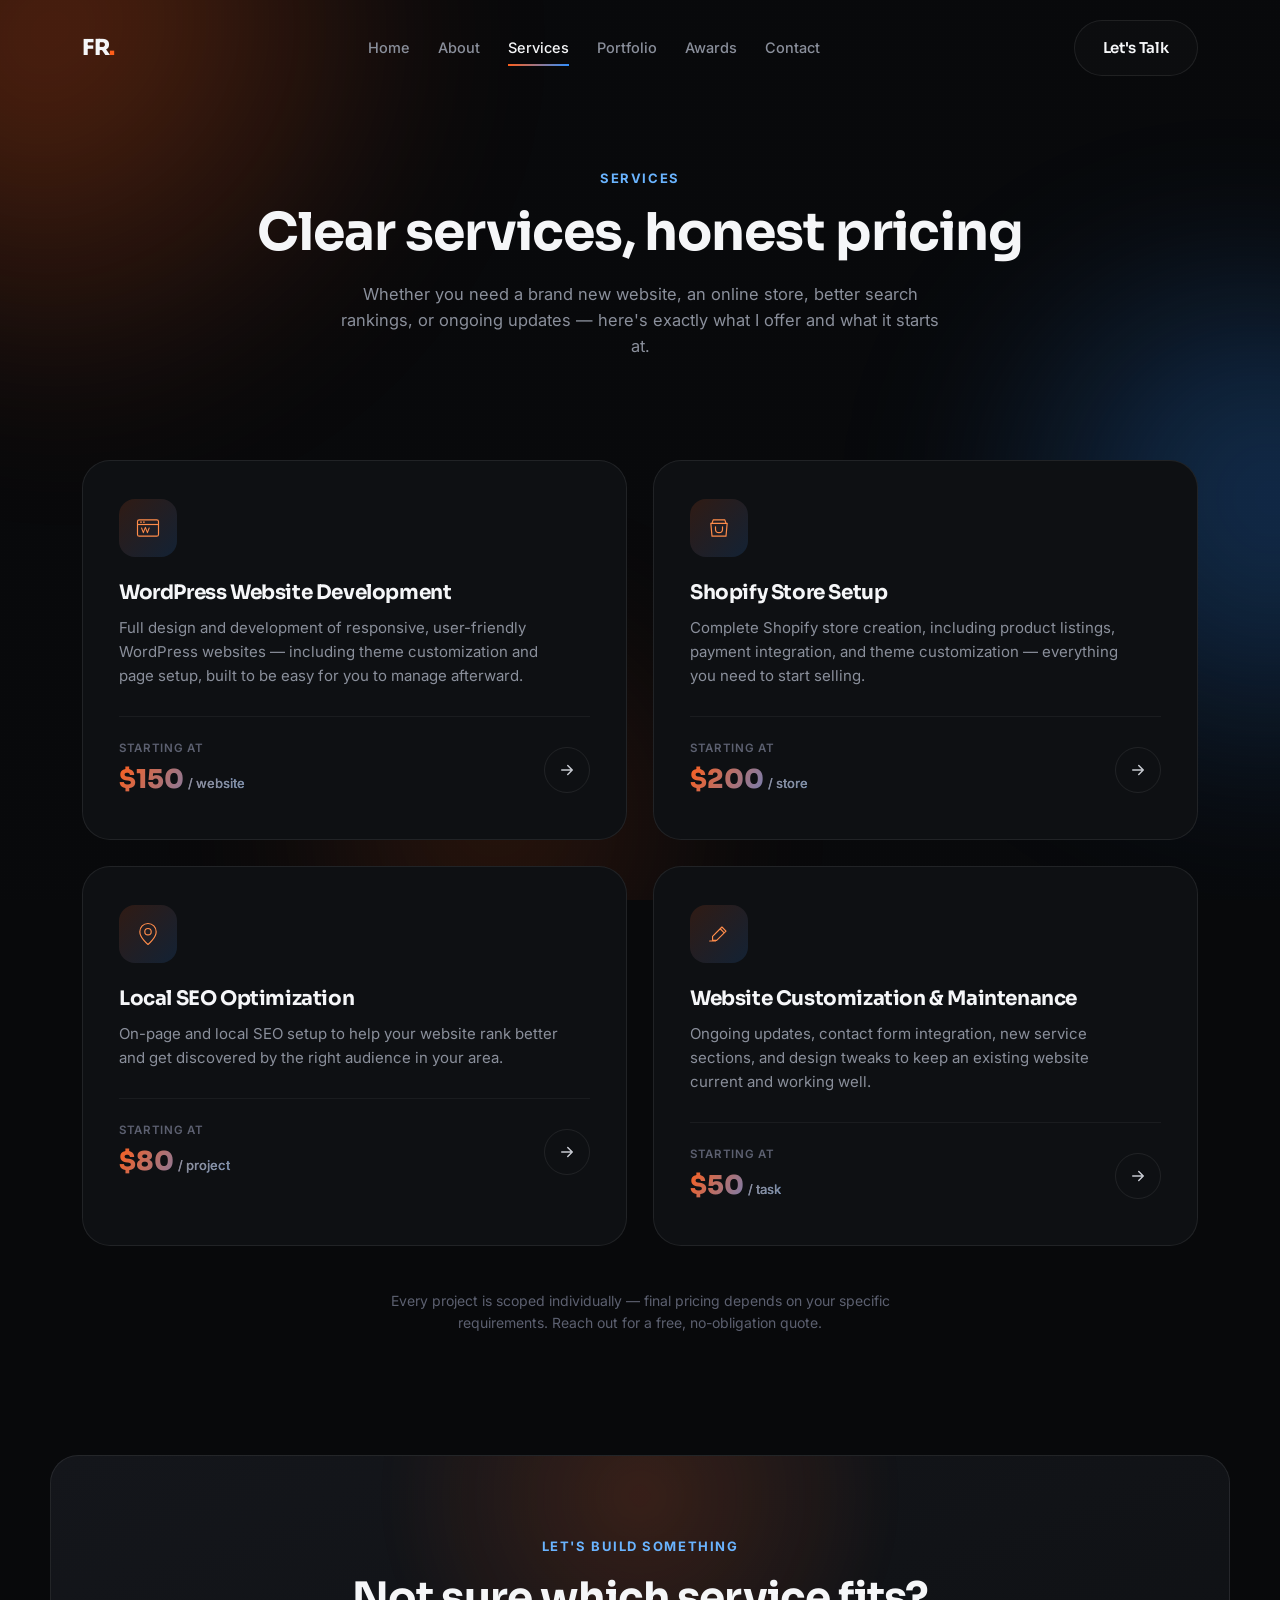
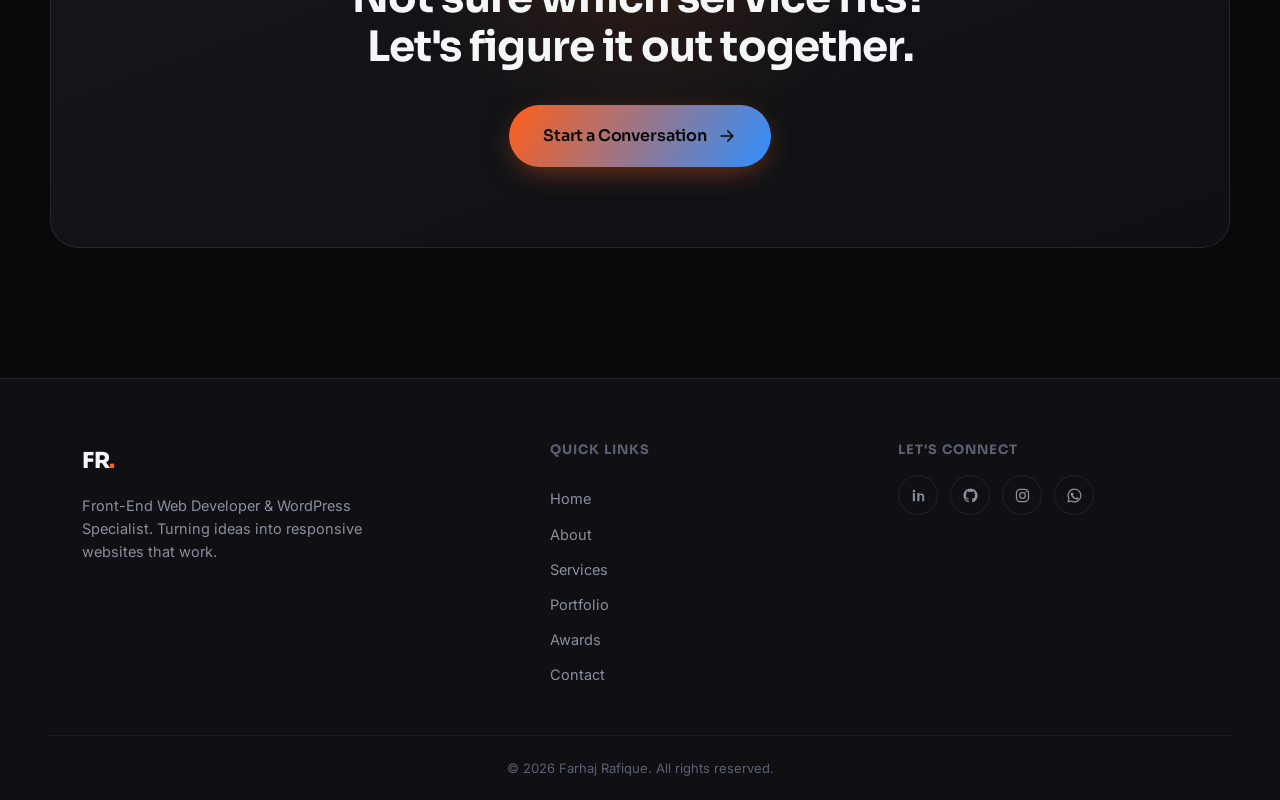
<file: services.html>
<!DOCTYPE html>
<html lang="en">
<head>
<meta charset="UTF-8">
<meta name="viewport" content="width=device-width, initial-scale=1.0">
<title>Services — Farhaj Rafique | Front-End Web Developer &amp; WordPress Specialist</title>
<meta name="description" content="WordPress development, Shopify store setup, local SEO, and website customization services by Farhaj Rafique.">
<link rel="preconnect" href="https://fonts.googleapis.com">
<link rel="preconnect" href="https://fonts.gstatic.com" crossorigin>
<link href="https://fonts.googleapis.com/css2?family=Sora:wght@400;600;700;800&family=Inter:wght@400;500;600;700&family=JetBrains+Mono:wght@400;500&display=swap" rel="stylesheet">
<link rel="stylesheet" href="assets/css/style.css">
<script>(function(){try{var t=localStorage.getItem('site-theme');if(t)document.documentElement.setAttribute('data-theme',t);}catch(e){}})();</script>
</head>
<body data-page="services">

<!-- Ambient background layer -->
<div class="ambient" aria-hidden="true">
  <div class="blob blob-orange"></div>
  <div class="blob blob-blue"></div>
  <div class="blob blob-orange-soft"></div>
  <div class="grain"></div>
</div>

<!-- ===================== NAV ===================== -->
<header class="site-header" id="siteHeader">
  <div class="container header-inner">
    <a href="index.html" class="logo"><span class="js-logo-initials">FR</span><span class="dot">.</span></a>
    <nav class="main-nav" id="mainNav">
      <a href="index.html" class="nav-link">Home</a>
      <a href="about.html" class="nav-link">About</a>
      <a href="services.html" class="nav-link active">Services</a>
      <a href="portfolio.html" class="nav-link">Portfolio</a>
      <a href="awards.html" class="nav-link">Awards</a>
      <a href="contact.html" class="nav-link">Contact</a>
    </nav>
    <a href="contact.html" class="btn btn-outline nav-cta">Let's Talk</a>
    <button class="nav-toggle" id="navToggle" aria-label="Toggle menu" aria-expanded="false">
      <span></span><span></span><span></span>
    </button>
  </div>
</header>

<main>
<!-- ===================== PAGE HERO ===================== -->
<section class="page-hero" data-reveal="up">
  <div class="container">
    <p class="section-eyebrow">Services</p>
    <h1 class="page-title" id="pageHeroTitle">Clear services, honest pricing</h1>
    <p class="page-sub" id="pageHeroSub">Whether you need a brand new website, an online store, better search rankings, or ongoing updates — here's exactly what I offer and what it starts at.</p>
  </div>
</section>

<!-- ===================== SERVICES GRID ===================== -->
<section class="services-page-section">
  <div class="container">
    <div class="services-page-grid" id="servicesPageGrid">

      <article class="service-page-card" data-reveal="up">
        <div class="service-page-icon">
          <svg viewBox="0 0 48 48" fill="none"><rect x="6" y="10" width="36" height="28" rx="3" stroke="currentColor" stroke-width="2"/><path d="M6 18h36" stroke="currentColor" stroke-width="2"/><circle cx="12" cy="14" r="1.4" fill="currentColor"/><circle cx="17" cy="14" r="1.4" fill="currentColor"/><path d="M13 24l3 8 3.5-9L23 32l3-8" stroke="currentColor" stroke-width="1.8" stroke-linecap="round" stroke-linejoin="round"/></svg>
        </div>
        <h3>WordPress Website Development</h3>
        <p>Full design and development of responsive, user-friendly WordPress websites — including theme customization and complete page setup.</p>
        <div class="service-page-footer">
          <div class="price-tag">
            <span class="price-label">Starting at</span>
            <span class="price-amount">$150<span class="price-unit">/ website</span></span>
          </div>
          <a href="contact.html" class="service-cta" aria-label="Get a quote for WordPress Website Development">
            <svg width="18" height="18" viewBox="0 0 24 24" fill="none"><path d="M5 12h14M13 6l6 6-6 6" stroke="currentColor" stroke-width="2" stroke-linecap="round" stroke-linejoin="round"/></svg>
          </a>
        </div>
      </article>

      <article class="service-page-card" data-reveal="up" data-reveal-delay="100">
        <div class="service-page-icon">
          <svg viewBox="0 0 48 48" fill="none"><path d="M12 16l2-6h20l2 6" stroke="currentColor" stroke-width="2" stroke-linejoin="round"/><path d="M10 16h28l-2 22H12L10 16z" stroke="currentColor" stroke-width="2" stroke-linejoin="round"/><path d="M18 22v4a6 6 0 0012 0v-4" stroke="currentColor" stroke-width="2" stroke-linecap="round"/></svg>
        </div>
        <h3>Shopify Store Setup</h3>
        <p>Complete Shopify store creation including product listings, payment integration, and full theme customization from the ground up.</p>
        <div class="service-page-footer">
          <div class="price-tag">
            <span class="price-label">Starting at</span>
            <span class="price-amount">$200<span class="price-unit">/ store</span></span>
          </div>
          <a href="contact.html" class="service-cta" aria-label="Get a quote for Shopify Store Setup">
            <svg width="18" height="18" viewBox="0 0 24 24" fill="none"><path d="M5 12h14M13 6l6 6-6 6" stroke="currentColor" stroke-width="2" stroke-linecap="round" stroke-linejoin="round"/></svg>
          </a>
        </div>
      </article>

      <article class="service-page-card" data-reveal="up" data-reveal-delay="200">
        <div class="service-page-icon">
          <svg viewBox="0 0 48 48" fill="none"><path d="M24 6c-8 0-14 6-14 14 0 10.5 14 22 14 22s14-11.5 14-22c0-8-6-14-14-14z" stroke="currentColor" stroke-width="2" stroke-linejoin="round"/><circle cx="24" cy="20" r="5.5" stroke="currentColor" stroke-width="2"/></svg>
        </div>
        <h3>Local SEO Optimization</h3>
        <p>On-page and local SEO setup to help websites rank better in search and get discovered by the right local audience.</p>
        <div class="service-page-footer">
          <div class="price-tag">
            <span class="price-label">Starting at</span>
            <span class="price-amount">$80<span class="price-unit">/ project</span></span>
          </div>
          <a href="contact.html" class="service-cta" aria-label="Get a quote for Local SEO Optimization">
            <svg width="18" height="18" viewBox="0 0 24 24" fill="none"><path d="M5 12h14M13 6l6 6-6 6" stroke="currentColor" stroke-width="2" stroke-linecap="round" stroke-linejoin="round"/></svg>
          </a>
        </div>
      </article>

      <article class="service-page-card" data-reveal="up" data-reveal-delay="300">
        <div class="service-page-icon">
          <svg viewBox="0 0 48 48" fill="none"><path d="M29 12l7 7-16 16H13v-7l16-16z" stroke="currentColor" stroke-width="2" stroke-linejoin="round"/><path d="M26 15l7 7" stroke="currentColor" stroke-width="2"/><path d="M8 36h10" stroke="currentColor" stroke-width="2" stroke-linecap="round"/></svg>
        </div>
        <h3>Website Customization &amp; Maintenance</h3>
        <p>Ongoing updates, contact form integration, new service sections, and design tweaks to keep an existing website current.</p>
        <div class="service-page-footer">
          <div class="price-tag">
            <span class="price-label">Starting at</span>
            <span class="price-amount">$50<span class="price-unit">/ task</span></span>
          </div>
          <a href="contact.html" class="service-cta" aria-label="Get a quote for Website Customization and Maintenance">
            <svg width="18" height="18" viewBox="0 0 24 24" fill="none"><path d="M5 12h14M13 6l6 6-6 6" stroke="currentColor" stroke-width="2" stroke-linecap="round" stroke-linejoin="round"/></svg>
          </a>
        </div>
      </article>

    </div>

    <p class="services-note" id="servicesNote" data-reveal="up">Every project is scoped individually — final pricing depends on your specific requirements. Reach out for a free, no-obligation quote.</p>
  </div>
</section>

<!-- ===================== CLOSING CTA ===================== -->
<section class="closing-cta" data-reveal="up">
  <div class="container cta-inner">
    <p class="section-eyebrow">Let's Build Something</p>
    <h2>Not sure which service fits?<br>Let's figure it out together.</h2>
    <a href="contact.html" class="btn btn-primary btn-lg">
      <span>Start a Conversation</span>
      <svg width="20" height="20" viewBox="0 0 24 24" fill="none"><path d="M5 12h14M13 6l6 6-6 6" stroke="currentColor" stroke-width="2" stroke-linecap="round" stroke-linejoin="round"/></svg>
    </a>
  </div>
</section>
</main>

<!-- ===================== FOOTER ===================== -->
<footer class="site-footer">
  <div class="container footer-inner">
    <div class="footer-brand">
      <a href="index.html" class="logo"><span class="js-logo-initials">FR</span><span class="dot">.</span></a>
      <p class="js-footer-tagline">Front-End Web Developer &amp; WordPress Specialist. Turning ideas into responsive websites that work.</p>
    </div>
    <div class="footer-links">
      <h4>Quick Links</h4>
      <a href="index.html">Home</a>
      <a href="about.html">About</a>
      <a href="services.html">Services</a>
      <a href="portfolio.html">Portfolio</a>
      <a href="awards.html">Awards</a>
      <a href="contact.html">Contact</a>
    </div>
    <div class="footer-social">
      <h4>Let's Connect</h4>
      <div class="social-icons">
        <a href="https://www.linkedin.com/" target="_blank" rel="noopener" aria-label="LinkedIn" class="social-icon js-social-linkedin"><svg viewBox="0 0 24 24" fill="none"><path d="M6.94 8.5H4V20h2.94V8.5zM5.47 4a1.7 1.7 0 100 3.4 1.7 1.7 0 000-3.4zM20 13.4c0-3-1.6-4.4-3.75-4.4-1.73 0-2.5.95-2.94 1.62V8.5H10.4c.04.83 0 11.5 0 11.5h2.91v-6.42c0-.34.02-.69.13-.94.28-.69.9-1.4 1.96-1.4 1.38 0 1.93 1.05 1.93 2.59V20H20v-6.6z" fill="currentColor"/></svg></a>
        <a href="https://github.com/" target="_blank" rel="noopener" aria-label="GitHub" class="social-icon js-social-github"><svg viewBox="0 0 24 24" fill="none"><path d="M12 2a10 10 0 00-3.16 19.5c.5.1.68-.22.68-.48v-1.7c-2.78.6-3.37-1.34-3.37-1.34-.46-1.16-1.11-1.47-1.11-1.47-.9-.62.07-.6.07-.6 1 .07 1.53 1.03 1.53 1.03.9 1.53 2.34 1.09 2.91.83.09-.65.35-1.09.63-1.34-2.22-.25-4.56-1.11-4.56-4.94 0-1.09.39-1.98 1.03-2.68-.1-.25-.45-1.27.1-2.65 0 0 .84-.27 2.75 1.02a9.6 9.6 0 015 0c1.91-1.29 2.75-1.02 2.75-1.02.55 1.38.2 2.4.1 2.65.64.7 1.03 1.59 1.03 2.68 0 3.84-2.34 4.68-4.57 4.93.36.31.68.92.68 1.85v2.74c0 .27.18.58.69.48A10 10 0 0012 2z" fill="currentColor"/></svg></a>
        <a href="https://www.instagram.com/" target="_blank" rel="noopener" aria-label="Instagram" class="social-icon js-social-instagram"><svg viewBox="0 0 24 24" fill="none"><rect x="3.5" y="3.5" width="17" height="17" rx="5" stroke="currentColor" stroke-width="1.8"/><circle cx="12" cy="12" r="4" stroke="currentColor" stroke-width="1.8"/><circle cx="17.2" cy="6.8" r="1.1" fill="currentColor"/></svg></a>
        <a href="https://wa.me/923020644141" target="_blank" rel="noopener" aria-label="WhatsApp" class="social-icon js-social-whatsapp"><svg viewBox="0 0 24 24" fill="none"><path d="M12 3a9 9 0 00-7.8 13.5L3 21l4.6-1.2A9 9 0 1012 3z" stroke="currentColor" stroke-width="1.7" stroke-linejoin="round"/><path d="M8.3 8.6c.2-.5.4-.5.7-.5h.5c.2 0 .4 0 .5.4.2.5.6 1.6.6 1.7.1.1.1.3 0 .4-.1.2-.1.3-.3.4-.1.2-.3.3-.4.4-.1.1-.3.3-.1.6.2.3.8 1.3 1.7 2.1 1.2 1 2.1 1.4 2.5 1.5.2.1.4.1.5-.1.1-.2.6-.7.8-.9.2-.2.3-.2.5-.1.2.1 1.4.6 1.6.8.2.1.3.2.4.3 0 .2 0 .9-.3 1.3-.4.5-1.3.9-1.8 1-.5.1-1 .1-3.3-.8-2.8-1.2-4.6-4-4.7-4.2-.1-.2-1.1-1.5-1.1-2.9 0-1.4.7-2.1 1-2.4z" fill="currentColor"/></svg></a>
      </div>
    </div>
  </div>
  <div class="container footer-bottom">
    <p>© <span id="year"></span> Farhaj Rafique. All rights reserved.</p>
  </div>
</footer>

<script src="assets/js/content-loader.js"></script>
<script src="assets/js/main.js"></script>
</body>
</html>
</file>
<file: assets/css/style.css>
/* ==========================================================================
   FARHAJ RAFIQUE — PORTFOLIO DESIGN SYSTEM
   Mood: premium, cinematic, dark charcoal + vibrant orange / electric blue
   ========================================================================== */

:root {
  /* Color tokens — Theme: Charcoal Orange (default) */
  --bg-0: #08090b;
  --bg-1: #0e1013;
  --bg-2: #14161b;
  --bg-3: #1b1e25;
  --border: rgba(255,255,255,0.08);
  --border-soft: rgba(255,255,255,0.05);

  --accent-a: #ff5e1a;
  --accent-a-light: #ff8c4a;
  --accent-a-rgb: 255,94,26;
  --accent-b: #2f8fff;
  --accent-b-light: #6ab4ff;
  --accent-b-rgb: 47,143,255;

  --text-0: #f5f6f8;
  --text-1: #c7cad1;
  --text-2: #8a8f9b;
  --text-3: #5c6070;

  --grad-primary: linear-gradient(120deg, var(--accent-a) 0%, var(--accent-b) 100%);
  --grad-text: linear-gradient(95deg, #ffffff 0%, #ffffff 55%, var(--accent-a-light) 100%);

  /* Type */
  --font-display: 'Sora', 'Inter', sans-serif;
  --font-body: 'Inter', sans-serif;
  --font-mono: 'JetBrains Mono', monospace;

  /* Layout */
  --container: 1180px;
  --radius-sm: 10px;
  --radius-md: 18px;
  --radius-lg: 28px;

  --ease: cubic-bezier(.16,.84,.44,1);
  --ease-soft: cubic-bezier(.22,.61,.36,1);
}

/* ==========================================================================
   THEME OVERRIDES — set via [data-theme] on <html>, controlled from Admin Panel
   ========================================================================== */

[data-theme="midnight-blue"] {
  --bg-0: #05070d; --bg-1: #0a0f1c; --bg-2: #101728; --bg-3: #172036;
  --border: rgba(255,255,255,0.08); --border-soft: rgba(255,255,255,0.05);
  --accent-a: #3b82f6; --accent-a-light: #6ea8fb; --accent-a-rgb: 59,130,246;
  --accent-b: #8b5cf6; --accent-b-light: #b39dfb; --accent-b-rgb: 139,92,246;
  --text-0: #f1f4fb; --text-1: #c3cbe0; --text-2: #8890ac; --text-3: #565d78;
  --grad-primary: linear-gradient(120deg, var(--accent-a) 0%, var(--accent-b) 100%);
  --grad-text: linear-gradient(95deg, #ffffff 0%, #ffffff 55%, var(--accent-a-light) 100%);
}

[data-theme="slate-purple"] {
  --bg-0: #0a0912; --bg-1: #100e1c; --bg-2: #171426; --bg-3: #201c33;
  --border: rgba(255,255,255,0.08); --border-soft: rgba(255,255,255,0.05);
  --accent-a: #a855f7; --accent-a-light: #c084fc; --accent-a-rgb: 168,85,247;
  --accent-b: #ec4899; --accent-b-light: #f472b6; --accent-b-rgb: 236,72,153;
  --text-0: #f6f4fb; --text-1: #cdc6de; --text-2: #8d84a3; --text-3: #5a5470;
  --grad-primary: linear-gradient(120deg, var(--accent-a) 0%, var(--accent-b) 100%);
  --grad-text: linear-gradient(95deg, #ffffff 0%, #ffffff 55%, var(--accent-a-light) 100%);
}

[data-theme="emerald-dark"] {
  --bg-0: #060b09; --bg-1: #0b120f; --bg-2: #111a16; --bg-3: #18231d;
  --border: rgba(255,255,255,0.08); --border-soft: rgba(255,255,255,0.05);
  --accent-a: #10b981; --accent-a-light: #34d399; --accent-a-rgb: 16,185,129;
  --accent-b: #f59e0b; --accent-b-light: #fbbf24; --accent-b-rgb: 245,158,11;
  --text-0: #f2f7f4; --text-1: #c3d1c9; --text-2: #87968d; --text-3: #54615a;
  --grad-primary: linear-gradient(120deg, var(--accent-a) 0%, var(--accent-b) 100%);
  --grad-text: linear-gradient(95deg, #ffffff 0%, #ffffff 55%, var(--accent-a-light) 100%);
}

/* Smooth cross-fade when a theme is switched live */
body, .site-header, .work-thumb, .project-thumb, .lightbox-image, .cta-inner::before {
  transition: background-color .5s ease, border-color .5s ease;
}

/* ---------- Reset ---------- */
* { margin: 0; padding: 0; box-sizing: border-box; }
html { scroll-behavior: smooth; overflow-x: hidden; }
body {
  background: var(--bg-0);
  color: var(--text-1);
  font-family: var(--font-body);
  font-size: 16px;
  line-height: 1.6;
  overflow-x: hidden;
  -webkit-font-smoothing: antialiased;
}
img, svg { display: block; max-width: 100%; }
a { color: inherit; text-decoration: none; }
ul, ol { list-style: none; }
button { font: inherit; cursor: pointer; background: none; border: none; color: inherit; }
[hidden] { display: none !important; }

@media (prefers-reduced-motion: reduce) {
  *, *::before, *::after {
    animation-duration: 0.01ms !important;
    animation-iteration-count: 1 !important;
    transition-duration: 0.01ms !important;
    scroll-behavior: auto !important;
  }
}

.container {
  width: 100%;
  max-width: var(--container);
  margin: 0 auto;
  padding: 0 32px;
}

h1, h2, h3, h4 {
  font-family: var(--font-display);
  font-weight: 700;
  color: var(--text-0);
  letter-spacing: -0.02em;
  line-height: 1.15;
}

/* ---------- Ambient background ---------- */
.ambient {
  position: fixed;
  inset: 0;
  z-index: 0;
  overflow: hidden;
  pointer-events: none;
}
.blob {
  position: absolute;
  border-radius: 50%;
  filter: blur(90px);
  opacity: 0.35;
  will-change: transform;
}
.blob-orange {
  width: 620px; height: 620px;
  background: radial-gradient(circle at 30% 30%, var(--accent-a) 0%, transparent 70%);
  top: -180px; left: -160px;
  animation: drift1 26s ease-in-out infinite;
}
.blob-blue {
  width: 560px; height: 560px;
  background: radial-gradient(circle at 60% 40%, var(--accent-b) 0%, transparent 70%);
  top: 30%; right: -220px;
  animation: drift2 32s ease-in-out infinite;
}
.blob-orange-soft {
  width: 480px; height: 480px;
  background: radial-gradient(circle at 50% 50%, var(--accent-a) 0%, transparent 70%);
  bottom: -160px; left: 20%;
  opacity: 0.2;
  animation: drift3 38s ease-in-out infinite;
}
@keyframes drift1 {
  0%,100% { transform: translate(0,0) scale(1); }
  50% { transform: translate(80px, 60px) scale(1.15); }
}
@keyframes drift2 {
  0%,100% { transform: translate(0,0) scale(1); }
  50% { transform: translate(-70px, 40px) scale(1.1); }
}
@keyframes drift3 {
  0%,100% { transform: translate(0,0) scale(1); opacity: 0.2; }
  50% { transform: translate(50px, -60px) scale(1.2); opacity: 0.3; }
}
.grain {
  position: absolute; inset: 0;
  background-image: radial-gradient(rgba(255,255,255,0.025) 1px, transparent 1px);
  background-size: 3px 3px;
  opacity: 0.4;
}

main, .site-header, .site-footer { position: relative; z-index: 1; }

/* ---------- Buttons ---------- */
.btn {
  display: inline-flex;
  align-items: center;
  gap: 10px;
  padding: 15px 28px;
  border-radius: 100px;
  font-family: var(--font-display);
  font-weight: 600;
  font-size: 15px;
  letter-spacing: -0.01em;
  transition: transform .35s var(--ease), box-shadow .35s var(--ease), background .35s var(--ease), color .35s var(--ease), border-color .35s var(--ease);
  white-space: nowrap;
}
.btn svg { transition: transform .3s var(--ease); }
.btn:hover svg { transform: translateX(3px); }

.btn-primary {
  background: var(--grad-primary);
  color: #0a0a0a;
  box-shadow: 0 8px 30px -8px rgba(var(--accent-a-rgb),0.55);
}
.btn-primary:hover { transform: translateY(-2px); box-shadow: 0 14px 36px -8px rgba(var(--accent-a-rgb),0.7); }

.btn-lg { padding: 18px 34px; font-size: 16px; }

.btn-outline {
  border: 1px solid var(--border);
  color: var(--text-0);
  background: rgba(255,255,255,0.02);
}
.btn-outline:hover { border-color: var(--accent-a); color: var(--accent-a-light); transform: translateY(-2px); }

.btn-ghost {
  color: var(--text-1);
  padding: 15px 8px;
}
.btn-ghost:hover { color: var(--text-0); }

/* ---------- Header ---------- */
.site-header {
  position: fixed;
  top: 0; left: 0; right: 0;
  z-index: 50;
  padding: 20px 0;
  transition: background .4s var(--ease), padding .4s var(--ease), border-color .4s var(--ease);
  border-bottom: 1px solid transparent;
}
.site-header.scrolled {
  background: rgba(8,9,11,0.75);
  backdrop-filter: blur(14px);
  padding: 14px 0;
  border-color: var(--border);
}
.header-inner {
  display: flex;
  align-items: center;
  justify-content: space-between;
  gap: 24px;
}
.logo {
  font-family: var(--font-display);
  font-weight: 800;
  font-size: 22px;
  color: var(--text-0);
  letter-spacing: -0.02em;
}
.logo .dot { color: var(--accent-a); }

.main-nav {
  display: flex;
  align-items: center;
  gap: 28px;
  margin: 0 auto;
}
.nav-link {
  position: relative;
  font-size: 14.5px;
  font-weight: 500;
  color: var(--text-2);
  padding: 6px 0;
  transition: color .3s var(--ease);
}
.nav-link::after {
  content: '';
  position: absolute;
  left: 0; bottom: 0;
  width: 0; height: 2px;
  background: var(--grad-primary);
  transition: width .35s var(--ease);
}
.nav-link:hover, .nav-link.active { color: var(--text-0); }
.nav-link:hover::after, .nav-link.active::after { width: 100%; }

.nav-toggle {
  display: none;
  flex-direction: column;
  gap: 5px;
  width: 26px;
}
.nav-toggle span {
  height: 2px;
  background: var(--text-0);
  border-radius: 2px;
  transition: transform .3s var(--ease), opacity .3s var(--ease);
}

/* ---------- Hero ---------- */
.hero {
  min-height: 100vh;
  display: flex;
  align-items: center;
  padding: 140px 0 100px;
  position: relative;
}
.hero-inner {
  display: grid;
  grid-template-columns: 400px 1fr;
  align-items: center;
  gap: 72px;
}

.hero-photo { display: flex; justify-content: center; }
.photo-frame {
  position: relative;
  width: 320px;
  height: 320px;
}
.frame-ring { position: absolute; inset: -18px; width: calc(100% + 36px); height: calc(100% + 36px); }
.ring-track {
  fill: none;
  stroke: var(--border);
  stroke-width: 1.5;
}
.ring-draw {
  fill: none;
  stroke: var(--accent-a);
  stroke-width: 2;
  stroke-linecap: round;
  stroke-dasharray: 955;
  stroke-dashoffset: 955;
  transform-origin: center;
  transform: rotate(-90deg);
  filter: drop-shadow(0 0 10px rgba(var(--accent-a-rgb),0.6));
}
.photo-frame.in-view .ring-draw {
  animation: drawRing 1.8s var(--ease) 0.3s forwards;
}
@keyframes drawRing {
  to { stroke-dashoffset: 0; }
}

.photo-mask {
  width: 100%;
  height: 100%;
  border-radius: 50%;
  overflow: hidden;
  background: var(--bg-2);
  box-shadow: 0 0 0 1px var(--border), 0 30px 60px -20px rgba(0,0,0,0.6), 0 0 60px -10px rgba(var(--accent-a-rgb),0.25);
  position: relative;
  clip-path: inset(0 100% 0 0);
}
.photo-frame.in-view .photo-mask {
  animation: wipeIn 1.3s var(--ease) 0.15s forwards;
}
@keyframes wipeIn {
  to { clip-path: inset(0 0 0 0); }
}
.avatar-placeholder { width: 100%; height: 100%; }
.avatar-initials {
  font-family: var(--font-display);
  font-weight: 700;
  font-size: 15px;
  fill: var(--text-3);
  letter-spacing: 0.08em;
}
.photo-badge {
  position: absolute;
  bottom: -6px; left: 50%;
  transform: translateX(-50%);
  background: var(--bg-3);
  border: 1px solid var(--border);
  color: var(--text-2);
  font-size: 11.5px;
  font-weight: 500;
  padding: 6px 14px;
  border-radius: 100px;
  white-space: nowrap;
  opacity: 0;
}
.photo-frame.in-view .photo-badge {
  animation: fadeUp .6s var(--ease) 1.2s forwards;
}
@keyframes fadeUp {
  from { opacity: 0; transform: translate(-50%, 8px); }
  to { opacity: 1; transform: translate(-50%, 0); }
}

.eyebrow {
  display: inline-flex;
  align-items: center;
  gap: 8px;
  font-size: 13.5px;
  font-weight: 600;
  color: var(--text-2);
  margin-bottom: 22px;
  letter-spacing: 0.01em;
}
.eyebrow-dot {
  width: 7px; height: 7px;
  border-radius: 50%;
  background: var(--accent-a);
  box-shadow: 0 0 0 0 rgba(var(--accent-a-rgb),0.6);
  animation: pulse-dot 2.2s ease-in-out infinite;
}
@keyframes pulse-dot {
  0% { box-shadow: 0 0 0 0 rgba(var(--accent-a-rgb),0.5); }
  70% { box-shadow: 0 0 0 8px rgba(var(--accent-a-rgb),0); }
  100% { box-shadow: 0 0 0 0 rgba(var(--accent-a-rgb),0); }
}

.hero-name {
  font-size: clamp(40px, 5.2vw, 64px);
  background: var(--grad-text);
  -webkit-background-clip: text;
  background-clip: text;
  color: transparent;
  margin-bottom: 10px;
}
.hero-title {
  font-size: clamp(18px, 2vw, 23px);
  font-weight: 600;
  color: var(--text-1);
  margin-bottom: 18px;
}
.hero-tagline {
  font-family: var(--font-display);
  font-size: clamp(19px, 2.1vw, 24px);
  font-weight: 600;
  color: var(--accent-a-light);
  margin-bottom: 18px;
}
.hero-sub {
  max-width: 520px;
  color: var(--text-2);
  font-size: 16px;
  margin-bottom: 36px;
}
.hero-actions { display: flex; align-items: center; gap: 8px; flex-wrap: wrap; }

.scroll-cue {
  position: absolute;
  bottom: 36px; left: 50%;
  transform: translateX(-50%);
  width: 24px; height: 38px;
  border: 2px solid var(--border);
  border-radius: 100px;
}
.scroll-cue span {
  display: block;
  width: 4px; height: 8px;
  background: var(--accent-a);
  border-radius: 4px;
  margin: 6px auto 0;
  animation: scrollCue 1.8s ease-in-out infinite;
}
@keyframes scrollCue {
  0% { transform: translateY(0); opacity: 1; }
  70% { transform: translateY(12px); opacity: 0; }
  71% { transform: translateY(0); opacity: 0; }
  100% { opacity: 1; }
}

/* ---------- Scroll reveal ---------- */
[data-reveal] {
  opacity: 0;
  transition: opacity .9s var(--ease-soft), transform .9s var(--ease-soft);
}
[data-reveal="up"] { transform: translateY(46px); }
[data-reveal="left"] { transform: translateX(-56px); }
[data-reveal="right"] { transform: translateX(56px); }
[data-reveal].in-view { opacity: 1; transform: translate(0,0); }

/* ---------- Section shared ---------- */
section { position: relative; padding: 120px 0; }
.section-head { max-width: 640px; margin-bottom: 56px; }
.section-head.center, .section-eyebrow.center { text-align: center; margin-left: auto; margin-right: auto; }
.section-eyebrow {
  font-size: 13px;
  font-weight: 700;
  letter-spacing: 0.12em;
  text-transform: uppercase;
  color: var(--accent-b-light);
  margin-bottom: 14px;
}
.section-title {
  font-size: clamp(28px, 3.4vw, 40px);
  margin-bottom: 14px;
}
.section-desc { color: var(--text-2); font-size: 16.5px; max-width: 540px; }

/* ---------- Stats ---------- */
.stats { padding: 70px 0; }
.stats-grid {
  display: grid;
  grid-template-columns: repeat(4, 1fr);
  gap: 1px;
  background: var(--border);
  border: 1px solid var(--border);
  border-radius: var(--radius-md);
  overflow: hidden;
}
.stat-card {
  background: var(--bg-1);
  padding: 40px 28px;
  text-align: center;
  transition: background .4s var(--ease);
}
.stat-card:hover { background: var(--bg-2); }
.stat-number {
  display: block;
  font-family: var(--font-display);
  font-size: clamp(36px, 4.2vw, 52px);
  font-weight: 800;
  background: var(--grad-primary);
  -webkit-background-clip: text;
  background-clip: text;
  color: transparent;
  margin-bottom: 8px;
}
.stat-label {
  display: block;
  font-size: 13.5px;
  color: var(--text-2);
  font-weight: 500;
  line-height: 1.4;
}

/* ---------- Services ---------- */
.services-grid {
  display: grid;
  grid-template-columns: repeat(4, 1fr);
  gap: 22px;
}
.service-card {
  background: var(--bg-1);
  border: 1px solid var(--border);
  border-radius: var(--radius-md);
  padding: 32px 26px;
  transition: transform .45s var(--ease), border-color .45s var(--ease), background .45s var(--ease);
}
.service-card:hover {
  transform: translateY(-8px);
  border-color: rgba(var(--accent-a-rgb),0.35);
  background: var(--bg-2);
}
.service-icon {
  width: 52px; height: 52px;
  border-radius: 14px;
  display: flex; align-items: center; justify-content: center;
  background: linear-gradient(135deg, rgba(var(--accent-a-rgb),0.14), rgba(var(--accent-b-rgb),0.14));
  color: var(--accent-a-light);
  margin-bottom: 22px;
}
.service-icon svg { width: 26px; height: 26px; }
.service-card h3 {
  font-size: 18px;
  margin-bottom: 10px;
}
.service-card p { color: var(--text-2); font-size: 14.5px; }

/* ---------- Featured Work ---------- */
.work-grid {
  display: grid;
  grid-template-columns: repeat(4, 1fr);
  gap: 22px;
}
.work-card {
  display: block;
  border-radius: var(--radius-md);
  overflow: hidden;
  border: 1px solid var(--border);
  background: var(--bg-1);
}
.work-thumb {
  aspect-ratio: 4/3;
  position: relative;
  overflow: hidden;
  background: linear-gradient(140deg, var(--tint-a) -20%, var(--bg-2) 55%, var(--tint-b) 130%);
}
.work-thumb::before {
  content: '';
  position: absolute; inset: 0;
  background:
    radial-gradient(circle at 30% 20%, rgba(255,255,255,0.14), transparent 45%),
    repeating-linear-gradient(115deg, rgba(255,255,255,0.05) 0 2px, transparent 2px 26px);
}
.work-tag {
  position: absolute;
  top: 14px; left: 14px;
  background: rgba(8,9,11,0.55);
  backdrop-filter: blur(6px);
  border: 1px solid rgba(255,255,255,0.15);
  color: #fff;
  font-size: 11.5px;
  font-weight: 600;
  padding: 5px 12px;
  border-radius: 100px;
  z-index: 2;
}
.work-card img, .work-thumb {
  transition: transform .6s var(--ease);
}
.work-card:hover .work-thumb { transform: scale(1.08); }
.work-meta { padding: 18px 20px 22px; }
.work-meta h3 { font-size: 16.5px; margin-bottom: 4px; }
.work-meta p { font-size: 13.5px; color: var(--text-2); }
.work-cta { text-align: center; margin-top: 46px; }

/* ---------- Testimonials ---------- */
.testi-slider { max-width: 780px; margin: 0 auto; text-align: center; }
.testi-track {
  position: relative;
  height: 260px;
}
.testi-card {
  position: absolute;
  inset: 0;
  background: var(--bg-1);
  border: 1px solid var(--border);
  border-radius: var(--radius-lg);
  padding: 48px 44px;
  display: flex;
  flex-direction: column;
  justify-content: center;
  opacity: 0;
  transform: translateX(40px);
  transition: opacity .6s var(--ease-soft), transform .6s var(--ease-soft);
  pointer-events: none;
}
.testi-card.active {
  opacity: 1;
  transform: translateX(0);
  pointer-events: auto;
}
.testi-card p {
  font-family: var(--font-display);
  font-size: clamp(17px, 2vw, 21px);
  font-weight: 500;
  color: var(--text-0);
  line-height: 1.5;
  margin-bottom: 26px;
}
.testi-card footer { display: flex; flex-direction: column; gap: 2px; }
.testi-name { font-weight: 600; color: var(--accent-a-light); font-size: 14.5px; }
.testi-role { font-size: 13px; color: var(--text-2); }

.testi-controls {
  display: flex;
  align-items: center;
  justify-content: center;
  gap: 20px;
  margin-top: 30px;
}
.testi-btn {
  width: 42px; height: 42px;
  border-radius: 50%;
  border: 1px solid var(--border);
  display: flex; align-items: center; justify-content: center;
  color: var(--text-1);
  transition: border-color .3s var(--ease), color .3s var(--ease), transform .3s var(--ease);
}
.testi-btn:hover { border-color: var(--accent-a); color: var(--accent-a-light); transform: translateY(-2px); }
.testi-dots { display: flex; gap: 8px; }
.testi-dot {
  width: 8px; height: 8px;
  border-radius: 50%;
  background: var(--border);
  transition: background .3s var(--ease), width .3s var(--ease);
}
.testi-dot.active { background: var(--accent-a); width: 22px; border-radius: 100px; }

/* ---------- Brands marquee ---------- */
.brands { padding: 90px 0; overflow: hidden; }
.marquee {
  margin-top: 20px;
  -webkit-mask-image: linear-gradient(90deg, transparent, #000 12%, #000 88%, transparent);
  mask-image: linear-gradient(90deg, transparent, #000 12%, #000 88%, transparent);
}
.marquee-track {
  display: flex;
  gap: 64px;
  width: max-content;
  animation: marquee 28s linear infinite;
}
.marquee-track span {
  font-family: var(--font-display);
  font-size: 22px;
  font-weight: 700;
  color: var(--text-3);
  white-space: nowrap;
  transition: color .3s var(--ease);
}
.marquee-track span:hover { color: var(--accent-a-light); }
@keyframes marquee {
  from { transform: translateX(0); }
  to { transform: translateX(-50%); }
}

/* ---------- Closing CTA ---------- */
.closing-cta { padding: 60px 0 130px; }
.cta-inner {
  text-align: center;
  background: linear-gradient(160deg, var(--bg-2), var(--bg-1));
  border: 1px solid var(--border);
  border-radius: var(--radius-lg);
  padding: 80px 40px;
  position: relative;
  overflow: hidden;
}
.cta-inner::before {
  content: '';
  position: absolute;
  width: 520px; height: 520px;
  background: radial-gradient(circle, rgba(var(--accent-a-rgb),0.16), transparent 70%);
  top: -220px; left: 50%;
  transform: translateX(-50%);
  filter: blur(10px);
}
.cta-inner h2 {
  font-size: clamp(26px, 4vw, 42px);
  margin: 18px 0 34px;
  position: relative;
}
.cta-inner .section-eyebrow { position: relative; }
.cta-inner .btn { position: relative; }

/* ---------- Footer ---------- */
.site-footer {
  border-top: 1px solid var(--border);
  padding-top: 64px;
  background: var(--bg-1);
}
.footer-inner {
  display: grid;
  grid-template-columns: 1.4fr 1fr 1fr;
  gap: 48px;
  padding-bottom: 48px;
}
.footer-brand p { margin-top: 16px; color: var(--text-2); font-size: 14.5px; max-width: 280px; }
.footer-links h4, .footer-social h4 {
  font-size: 13px;
  text-transform: uppercase;
  letter-spacing: 0.08em;
  color: var(--text-3);
  margin-bottom: 18px;
}
.footer-links { display: flex; flex-direction: column; gap: 12px; }
.footer-links a { color: var(--text-2); font-size: 14.5px; transition: color .3s var(--ease); }
.footer-links a:hover { color: var(--accent-a-light); }
.social-icons { display: flex; gap: 12px; }
.social-icon {
  width: 40px; height: 40px;
  border-radius: 50%;
  border: 1px solid var(--border);
  display: flex; align-items: center; justify-content: center;
  color: var(--text-2);
  transition: color .3s var(--ease), border-color .3s var(--ease), transform .3s var(--ease);
}
.social-icon svg { width: 17px; height: 17px; }
.social-icon:hover { color: var(--accent-a-light); border-color: var(--accent-a); transform: translateY(-3px); }
.footer-bottom {
  border-top: 1px solid var(--border-soft);
  padding: 22px 0;
  text-align: center;
  font-size: 13px;
  color: var(--text-3);
}

/* ==========================================================================
   PORTFOLIO PAGE
   ========================================================================== */

.page-hero {
  padding: 168px 0 60px;
  text-align: center;
}
.page-title {
  font-size: clamp(32px, 4.6vw, 52px);
  max-width: 780px;
  margin: 0 auto 18px;
}
.page-sub {
  max-width: 620px;
  margin: 0 auto;
  color: var(--text-2);
  font-size: 16.5px;
}

/* ---------- Filter tabs ---------- */
.portfolio-filter { padding: 20px 0 10px; }
.filter-tabs {
  position: relative;
  display: flex;
  flex-wrap: wrap;
  justify-content: center;
  gap: 8px;
  background: var(--bg-1);
  border: 1px solid var(--border);
  border-radius: 100px;
  padding: 8px;
  max-width: 100%;
  width: fit-content;
  margin: 0 auto;
}
.filter-btn {
  position: relative;
  z-index: 2;
  padding: 12px 22px;
  border-radius: 100px;
  font-family: var(--font-display);
  font-size: 14px;
  font-weight: 600;
  color: var(--text-2);
  white-space: nowrap;
  transition: color .4s var(--ease);
}
.filter-btn.active { color: #0a0a0a; }
.filter-btn:hover:not(.active) { color: var(--text-0); }

.filter-glide {
  position: absolute;
  z-index: 1;
  top: 8px; left: 8px;
  height: calc(100% - 16px);
  border-radius: 100px;
  background: var(--grad-primary);
  box-shadow: 0 6px 24px -6px rgba(var(--accent-a-rgb),0.5);
  transition: transform .45s var(--ease), width .45s var(--ease);
}

/* ---------- Project grid ---------- */
.portfolio-grid-section { padding: 50px 0 60px; }
.portfolio-grid {
  display: grid;
  grid-template-columns: repeat(3, 1fr);
  gap: 24px;
}
.project-card {
  border-radius: var(--radius-md);
  overflow: hidden;
  border: 1px solid var(--border);
  background: var(--bg-1);
  transition: opacity .5s var(--ease-soft), transform .5s var(--ease-soft), max-height .5s var(--ease-soft);
}
.project-card.filtered-out {
  opacity: 0 !important;
  transform: scale(0.92) !important;
  pointer-events: none;
  position: absolute;
  visibility: hidden;
}
.card-open {
  display: block;
  width: 100%;
  text-align: left;
  transition: transform .45s var(--ease), border-color .45s var(--ease), box-shadow .45s var(--ease);
}
.project-card:hover {
  transform: translateY(-8px);
  border-color: rgba(var(--accent-b-rgb),0.35);
  box-shadow: 0 24px 50px -24px rgba(var(--accent-a-rgb),0.35), 0 0 0 1px rgba(255,255,255,0.02);
}
.project-thumb {
  aspect-ratio: 4/3;
  position: relative;
  overflow: hidden;
  background: linear-gradient(140deg, var(--tint-a) -20%, var(--bg-2) 55%, var(--tint-b) 130%);
  display: flex;
  align-items: center;
  justify-content: center;
}
.project-thumb::before {
  content: '';
  position: absolute; inset: 0;
  background:
    radial-gradient(circle at 30% 20%, rgba(255,255,255,0.14), transparent 45%),
    repeating-linear-gradient(115deg, rgba(255,255,255,0.05) 0 2px, transparent 2px 26px);
}
.thumb-icon {
  position: relative;
  z-index: 1;
  width: 64px; height: 64px;
  border-radius: 18px;
  display: flex; align-items: center; justify-content: center;
  background: rgba(8,9,11,0.35);
  backdrop-filter: blur(6px);
  border: 1px solid rgba(255,255,255,0.18);
  color: #fff;
  transition: transform .5s var(--ease);
}
.thumb-icon svg { width: 30px; height: 30px; }
.project-card:hover .thumb-icon { transform: scale(1.1) rotate(-4deg); }
.project-tag {
  position: absolute;
  top: 14px; left: 14px;
  z-index: 2;
  background: rgba(8,9,11,0.55);
  backdrop-filter: blur(6px);
  border: 1px solid rgba(255,255,255,0.15);
  color: #fff;
  font-size: 11.5px;
  font-weight: 600;
  padding: 5px 12px;
  border-radius: 100px;
}
.project-meta { padding: 20px 22px 24px; }
.project-meta h3 { font-size: 16.5px; margin-bottom: 6px; }
.project-meta p { font-size: 13.8px; color: var(--text-2); line-height: 1.5; }

.grid-empty {
  text-align: center;
  color: var(--text-3);
  padding: 60px 0;
  font-size: 15px;
}

/* ---------- Lightbox ---------- */
.lightbox {
  position: fixed;
  inset: 0;
  z-index: 200;
  display: flex;
  align-items: center;
  justify-content: center;
  padding: 24px;
  opacity: 0;
  visibility: hidden;
  transition: opacity .4s var(--ease-soft), visibility .4s var(--ease-soft);
}
.lightbox.open { opacity: 1; visibility: visible; }
.lightbox-backdrop {
  position: absolute;
  inset: 0;
  background: rgba(6,7,9,0.82);
  backdrop-filter: blur(10px);
}
.lightbox-panel {
  position: relative;
  z-index: 2;
  width: 100%;
  max-width: 720px;
  max-height: 88vh;
  overflow: auto;
  background: var(--bg-1);
  border: 1px solid var(--border);
  border-radius: var(--radius-lg);
  transform: translateY(24px) scale(0.97);
  opacity: 0;
  transition: transform .45s var(--ease), opacity .45s var(--ease);
}
.lightbox.open .lightbox-panel {
  transform: translateY(0) scale(1);
  opacity: 1;
}
.lightbox-close {
  position: absolute;
  top: 16px; right: 16px;
  z-index: 3;
  width: 40px; height: 40px;
  border-radius: 50%;
  background: rgba(8,9,11,0.55);
  backdrop-filter: blur(6px);
  border: 1px solid rgba(255,255,255,0.15);
  color: #fff;
  display: flex; align-items: center; justify-content: center;
  transition: background .3s var(--ease), transform .3s var(--ease);
}
.lightbox-close:hover { background: rgba(var(--accent-a-rgb),0.85); transform: rotate(90deg); }
.lightbox-image {
  aspect-ratio: 16/9;
  background: linear-gradient(140deg, var(--accent-a) -20%, var(--bg-2) 55%, var(--accent-b) 130%);
  display: flex;
  align-items: center;
  justify-content: center;
  position: relative;
  overflow: hidden;
}
.lightbox-image::before {
  content: '';
  position: absolute; inset: 0;
  background:
    radial-gradient(circle at 30% 20%, rgba(255,255,255,0.14), transparent 45%),
    repeating-linear-gradient(115deg, rgba(255,255,255,0.05) 0 2px, transparent 2px 26px);
}
.lightbox-icon {
  position: relative;
  z-index: 1;
  width: 88px; height: 88px;
  border-radius: 22px;
  display: flex; align-items: center; justify-content: center;
  background: rgba(8,9,11,0.35);
  backdrop-filter: blur(6px);
  border: 1px solid rgba(255,255,255,0.18);
  color: #fff;
}
.lightbox-icon svg { width: 42px; height: 42px; }
.lightbox-body { padding: 34px 36px 40px; }
.lightbox-tag {
  display: inline-block;
  font-size: 12px;
  font-weight: 700;
  letter-spacing: 0.06em;
  text-transform: uppercase;
  color: var(--accent-b-light);
  margin-bottom: 14px;
}
.lightbox-body h3 {
  font-size: clamp(22px, 3vw, 28px);
  margin-bottom: 14px;
}
.lightbox-body p { color: var(--text-2); font-size: 15.5px; line-height: 1.6; }

/* ==========================================================================
   ABOUT PAGE
   ========================================================================== */

/* ---------- Narrative ---------- */
.narrative { padding: 40px 0 110px; }
.narrative-inner {
  display: grid;
  grid-template-columns: 340px 1fr;
  gap: 72px;
  align-items: start;
}
.narrative-visual { position: relative; }
.narrative-frame {
  position: relative;
  width: 100%;
  max-width: 320px;
  aspect-ratio: 1;
  border-radius: 28px;
  overflow: hidden;
  background: var(--bg-2);
  box-shadow: 0 0 0 1px var(--border), 0 30px 60px -20px rgba(0,0,0,0.6);
}
.narrative-frame .avatar-placeholder { width: 100%; height: 100%; }
.narrative-frame .photo-badge {
  bottom: 16px; left: 50%;
}
.frame-glow {
  position: absolute;
  inset: -30%;
  background: radial-gradient(circle, rgba(var(--accent-a-rgb),0.22), transparent 65%);
  filter: blur(20px);
  z-index: -1;
  animation: glowPulse 5s ease-in-out infinite;
}
@keyframes glowPulse {
  0%,100% { opacity: 0.6; transform: scale(1); }
  50% { opacity: 1; transform: scale(1.08); }
}
.narrative-stat-chip {
  display: flex;
  align-items: center;
  gap: 14px;
  background: var(--bg-1);
  border: 1px solid var(--border);
  border-radius: var(--radius-md);
  padding: 18px 22px;
  margin-top: -34px;
  margin-left: 24px;
  max-width: 300px;
  position: relative;
  box-shadow: 0 20px 40px -20px rgba(0,0,0,0.6);
}
.chip-num {
  font-family: var(--font-display);
  font-weight: 800;
  font-size: 26px;
  background: var(--grad-primary);
  -webkit-background-clip: text;
  background-clip: text;
  color: transparent;
}
.chip-label { font-size: 12.5px; color: var(--text-2); line-height: 1.4; }

.narrative-copy .narrative-lede {
  font-family: var(--font-display);
  font-size: clamp(19px, 2.2vw, 24px);
  font-weight: 600;
  color: var(--text-0);
  line-height: 1.5;
  margin-bottom: 22px;
}
.narrative-copy p {
  font-size: 16px;
  color: var(--text-2);
  margin-bottom: 20px;
  max-width: 620px;
}
.narrative-quote {
  margin-top: 28px;
  padding: 26px 28px;
  border-left: 3px solid var(--accent-a);
  background: var(--bg-1);
  border-radius: 0 var(--radius-md) var(--radius-md) 0;
  font-family: var(--font-display);
  font-size: 18px;
  font-weight: 600;
  color: var(--text-0);
  line-height: 1.5;
  max-width: 620px;
}

/* ---------- Timeline ---------- */
.timeline-section { padding: 100px 0; }
.timeline {
  position: relative;
  max-width: 720px;
  margin: 60px auto 0;
  padding-left: 46px;
}
.timeline-line {
  position: absolute;
  top: 6px; bottom: 6px; left: 14px;
  width: 2px;
  background: var(--border);
  border-radius: 2px;
}
.timeline-line-fill {
  position: absolute;
  top: 0; left: 0;
  width: 100%;
  height: 0%;
  background: linear-gradient(180deg, var(--accent-a), var(--accent-b));
  border-radius: 2px;
  box-shadow: 0 0 12px rgba(var(--accent-a-rgb),0.5);
  transition: height 0.2s linear;
}
.timeline-item {
  position: relative;
  padding-bottom: 50px;
}
.timeline-item:last-child { padding-bottom: 0; }
.timeline-dot {
  position: absolute;
  left: -46px;
  top: 6px;
  width: 30px; height: 30px;
  border-radius: 50%;
  background: var(--bg-1);
  border: 2px solid var(--border);
  display: flex; align-items: center; justify-content: center;
  transition: border-color .5s var(--ease), box-shadow .5s var(--ease), background .5s var(--ease);
}
.timeline-dot::before {
  content: '';
  width: 9px; height: 9px;
  border-radius: 50%;
  background: var(--text-3);
  transition: background .5s var(--ease);
}
.timeline-item.in-view .timeline-dot {
  border-color: var(--accent-a);
  background: var(--bg-2);
  box-shadow: 0 0 0 6px rgba(var(--accent-a-rgb),0.12), 0 0 16px rgba(var(--accent-a-rgb),0.4);
}
.timeline-item.in-view .timeline-dot::before { background: var(--accent-a); }
.timeline-card {
  background: var(--bg-1);
  border: 1px solid var(--border);
  border-radius: var(--radius-md);
  padding: 26px 28px;
  transition: transform .4s var(--ease), border-color .4s var(--ease);
}
.timeline-card:hover { transform: translateX(4px); border-color: rgba(var(--accent-b-rgb),0.3); }
.timeline-tag {
  display: inline-block;
  font-size: 11.5px;
  font-weight: 700;
  letter-spacing: 0.06em;
  text-transform: uppercase;
  color: var(--accent-b-light);
  margin-bottom: 10px;
}
.timeline-card h3 { font-size: 18px; margin-bottom: 8px; }
.timeline-card p { font-size: 14.5px; color: var(--text-2); line-height: 1.5; }

/* ---------- Skills ---------- */
.skills-section { padding: 80px 0; }
.skills-list {
  max-width: 720px;
  display: flex;
  flex-direction: column;
  gap: 30px;
}
.skill-row-head {
  display: flex;
  align-items: baseline;
  justify-content: space-between;
  margin-bottom: 12px;
}
.skill-name { font-family: var(--font-display); font-weight: 600; font-size: 15.5px; color: var(--text-0); }
.skill-percent { font-family: var(--font-mono); font-size: 14px; color: var(--accent-a-light); font-weight: 500; }
.skill-track {
  width: 100%;
  height: 10px;
  border-radius: 100px;
  background: var(--bg-2);
  border: 1px solid var(--border);
  overflow: hidden;
}
.skill-fill {
  height: 100%;
  width: 0%;
  border-radius: 100px;
  background: var(--grad-primary);
  box-shadow: 0 0 12px rgba(var(--accent-a-rgb),0.45);
  transition: width 1.4s var(--ease-soft);
}

/* ---------- Certification ---------- */
.cert-section { padding: 70px 0 110px; }
.cert-card {
  max-width: 700px;
  margin: 0 auto;
  display: flex;
  flex-direction: column;
  background: var(--bg-1);
  border: 1px solid var(--border);
  border-radius: var(--radius-lg);
  overflow: hidden;
  transition: transform .5s var(--ease), border-color .5s var(--ease), box-shadow .5s var(--ease);
}
.cert-card:hover {
  transform: translateY(-6px);
  border-color: rgba(var(--accent-a-rgb),0.4);
  box-shadow: 0 30px 60px -24px rgba(var(--accent-a-rgb),0.35);
}
.cert-visual {
  position: relative;
  width: 100%;
  aspect-ratio: 1600 / 1131;
  background: linear-gradient(150deg, var(--accent-a) -30%, var(--bg-2) 55%, var(--accent-b) 140%);
  display: flex;
  flex-direction: column;
  align-items: center;
  justify-content: center;
  gap: 16px;
  padding: 24px;
  text-align: center;
}
.cert-visual::before {
  content: '';
  position: absolute; inset: 0;
  background: radial-gradient(circle at 30% 20%, rgba(255,255,255,0.16), transparent 50%);
  pointer-events: none;
}
.cert-seal {
  position: relative;
  z-index: 1;
  width: 76px; height: 76px;
  border-radius: 50%;
  display: flex; align-items: center; justify-content: center;
  background: rgba(8,9,11,0.4);
  backdrop-filter: blur(6px);
  border: 1px solid rgba(255,255,255,0.2);
  color: #fff;
  box-shadow: 0 0 24px rgba(255,255,255,0.15);
}
.cert-seal svg { width: 38px; height: 38px; }
.cert-placeholder-text {
  position: relative;
  z-index: 1;
  font-size: 12px;
  color: rgba(255,255,255,0.75);
  font-weight: 500;
}
.cert-body { padding: 32px 36px 36px; }
.cert-label {
  display: inline-block;
  font-size: 12px;
  font-weight: 700;
  letter-spacing: 0.06em;
  text-transform: uppercase;
  color: var(--accent-b-light);
  margin-bottom: 12px;
}
.cert-body h3 { font-size: 21px; margin-bottom: 14px; }
.cert-body p { font-size: 14.8px; color: var(--text-2); line-height: 1.6; margin-bottom: 16px; }
.cert-note { font-size: 12.5px; color: var(--text-3); font-style: italic; }

/* ==========================================================================
   SERVICES PAGE
   ========================================================================== */

.services-page-section { padding: 40px 0 60px; }
.services-page-grid {
  display: grid;
  grid-template-columns: repeat(2, 1fr);
  gap: 26px;
}

.service-page-card {
  position: relative;
  background: var(--bg-1);
  border: 1px solid var(--border);
  border-radius: var(--radius-lg);
  padding: 38px 36px;
  overflow: hidden;
  transition: transform .5s var(--ease), border-color .5s var(--ease), box-shadow .5s var(--ease);
}
.service-page-card::before {
  content: '';
  position: absolute;
  top: -60%; right: -30%;
  width: 260px; height: 260px;
  background: radial-gradient(circle, rgba(var(--accent-a-rgb),0.14), transparent 70%);
  filter: blur(10px);
  opacity: 0;
  transition: opacity .5s var(--ease);
  pointer-events: none;
}
.service-page-card:hover {
  transform: translateY(-8px);
  border-color: rgba(var(--accent-a-rgb),0.35);
  box-shadow: 0 30px 60px -28px rgba(var(--accent-a-rgb),0.4), 0 0 0 1px rgba(255,255,255,0.02);
}
.service-page-card:hover::before { opacity: 1; }

.service-page-icon {
  width: 58px; height: 58px;
  border-radius: 16px;
  display: flex; align-items: center; justify-content: center;
  background: linear-gradient(135deg, rgba(var(--accent-a-rgb),0.14), rgba(var(--accent-b-rgb),0.14));
  color: var(--accent-a-light);
  margin-bottom: 24px;
  position: relative;
  z-index: 1;
  transition: transform .5s var(--ease);
}
.service-page-card:hover .service-page-icon { transform: scale(1.08) rotate(-3deg); }
.service-page-icon svg { width: 28px; height: 28px; }

.service-page-card h3 {
  font-size: 20px;
  margin-bottom: 12px;
  position: relative;
  z-index: 1;
}
.service-page-card p {
  color: var(--text-2);
  font-size: 15px;
  line-height: 1.6;
  margin-bottom: 28px;
  position: relative;
  z-index: 1;
  max-width: 440px;
}

.service-page-footer {
  display: flex;
  align-items: center;
  justify-content: space-between;
  gap: 16px;
  padding-top: 22px;
  border-top: 1px solid var(--border-soft);
  position: relative;
  z-index: 1;
}
.price-tag { display: flex; flex-direction: column; gap: 2px; }
.price-label {
  font-size: 11.5px;
  font-weight: 600;
  text-transform: uppercase;
  letter-spacing: 0.06em;
  color: var(--text-3);
}
.price-amount {
  font-family: var(--font-display);
  font-weight: 800;
  font-size: 26px;
  background: var(--grad-primary);
  -webkit-background-clip: text;
  background-clip: text;
  color: transparent;
}
.price-unit {
  font-family: var(--font-body);
  font-weight: 500;
  font-size: 13px;
  color: var(--text-2);
  -webkit-text-fill-color: var(--text-2);
  margin-left: 4px;
}
.service-cta {
  width: 46px; height: 46px;
  flex-shrink: 0;
  border-radius: 50%;
  border: 1px solid var(--border);
  display: flex; align-items: center; justify-content: center;
  color: var(--text-1);
  transition: background .35s var(--ease), border-color .35s var(--ease), color .35s var(--ease), transform .35s var(--ease);
}
.service-cta:hover {
  background: var(--grad-primary);
  border-color: transparent;
  color: #0a0a0a;
  transform: translateX(3px);
}

.services-note {
  text-align: center;
  color: var(--text-3);
  font-size: 14px;
  margin-top: 44px;
  max-width: 560px;
  margin-left: auto;
  margin-right: auto;
}

/* ==========================================================================
   CONTACT PAGE
   ========================================================================== */

.contact-section { padding: 30px 0 130px; }
.contact-grid {
  display: grid;
  grid-template-columns: 0.85fr 1.15fr;
  gap: 40px;
  align-items: start;
}

/* ---------- Info column ---------- */
.contact-info {
  background: var(--bg-1);
  border: 1px solid var(--border);
  border-radius: var(--radius-lg);
  padding: 42px 38px;
}
.contact-info h2 { font-size: 22px; margin-bottom: 10px; }
.contact-info-sub { color: var(--text-2); font-size: 14.5px; margin-bottom: 30px; }

.contact-list {
  display: flex;
  flex-direction: column;
  gap: 20px;
  margin-bottom: 36px;
}
.contact-item {
  display: flex;
  align-items: center;
  gap: 16px;
}
.contact-icon {
  flex-shrink: 0;
  width: 46px; height: 46px;
  border-radius: 14px;
  display: flex; align-items: center; justify-content: center;
  background: linear-gradient(135deg, rgba(var(--accent-a-rgb),0.14), rgba(var(--accent-b-rgb),0.14));
  color: var(--accent-a-light);
}
.contact-icon svg { width: 21px; height: 21px; }
.contact-text { display: flex; flex-direction: column; gap: 2px; }
.contact-label {
  font-size: 11.5px;
  font-weight: 700;
  text-transform: uppercase;
  letter-spacing: 0.06em;
  color: var(--text-3);
}
.contact-text a, .contact-text span:not(.contact-label) {
  font-size: 15.5px;
  font-weight: 500;
  color: var(--text-0);
  transition: color .3s var(--ease);
}
.contact-text a:hover { color: var(--accent-a-light); }
.contact-subnote {
  font-size: 12px;
  font-weight: 500;
  color: var(--text-3);
}

.contact-social {
  padding-top: 28px;
  border-top: 1px solid var(--border-soft);
  margin-bottom: 26px;
}
.contact-social .contact-label { display: block; margin-bottom: 14px; }
.contact-social .social-icons { display: flex; gap: 12px; }

.contact-availability {
  display: inline-flex;
  align-items: center;
  gap: 10px;
  background: var(--bg-2);
  border: 1px solid var(--border);
  border-radius: 100px;
  padding: 10px 18px;
  font-size: 13.5px;
  font-weight: 500;
  color: var(--text-1);
}

/* ---------- Form column ---------- */
.contact-form-card {
  background: var(--bg-1);
  border: 1px solid var(--border);
  border-radius: var(--radius-lg);
  padding: 42px 38px;
  position: relative;
}
.form-invite {
  font-family: var(--font-display);
  font-size: 16.5px;
  font-weight: 600;
  color: var(--text-0);
  line-height: 1.5;
  margin-bottom: 30px;
  max-width: 480px;
}

.form-row {
  display: grid;
  grid-template-columns: 1fr 1fr;
  gap: 20px;
}
.form-field { margin-bottom: 22px; }
.form-field label {
  display: block;
  font-size: 13px;
  font-weight: 600;
  color: var(--text-1);
  margin-bottom: 9px;
}
.form-field input,
.form-field select,
.form-field textarea {
  width: 100%;
  background: var(--bg-2);
  border: 1px solid var(--border);
  border-radius: 12px;
  padding: 14px 16px;
  font-family: var(--font-body);
  font-size: 14.5px;
  color: var(--text-0);
  transition: border-color .35s var(--ease), box-shadow .35s var(--ease), background .35s var(--ease);
}
.form-field input::placeholder,
.form-field textarea::placeholder { color: var(--text-3); }
.form-field textarea { resize: vertical; min-height: 120px; }

.form-field select {
  appearance: none;
  -webkit-appearance: none;
  background-image: url("data:image/svg+xml,%3Csvg xmlns='http://www.w3.org/2000/svg' width='16' height='16' viewBox='0 0 24 24' fill='none' stroke='%238a8f9b' stroke-width='2' stroke-linecap='round' stroke-linejoin='round'%3E%3Cpath d='M6 9l6 6 6-6'/%3E%3C/svg%3E");
  background-repeat: no-repeat;
  background-position: right 16px center;
  padding-right: 42px;
}
.form-field select:invalid { color: var(--text-3); }
.form-field select option { color: var(--text-0); background: var(--bg-2); }

.form-field input:focus,
.form-field select:focus,
.form-field textarea:focus {
  outline: none;
  border-color: var(--accent-a);
  background: var(--bg-3);
  box-shadow: 0 0 0 4px rgba(var(--accent-a-rgb),0.14), 0 0 24px -6px rgba(var(--accent-b-rgb),0.35);
}

.form-submit {
  width: 100%;
  justify-content: center;
  margin-top: 6px;
}

/* ---------- Success state ---------- */
.form-success {
  text-align: center;
  padding: 30px 10px 10px;
}
.success-icon {
  display: inline-flex;
  align-items: center;
  justify-content: center;
  width: 76px; height: 76px;
  border-radius: 50%;
  background: linear-gradient(135deg, rgba(var(--accent-a-rgb),0.16), rgba(var(--accent-b-rgb),0.16));
  color: var(--accent-a-light);
  margin-bottom: 22px;
}
.success-icon svg { width: 38px; height: 38px; }
.form-success h3 { font-size: 22px; margin-bottom: 10px; }
.form-success p { color: var(--text-2); font-size: 15px; margin-bottom: 26px; }

/* ==========================================================================
   AWARDS & ACHIEVEMENTS PAGE
   ========================================================================== */

.awards-section { padding: 40px 0 120px; }
.awards-timeline {
  position: relative;
  max-width: 900px;
  margin: 0 auto;
  padding: 20px 0;
}
.awards-timeline::before {
  content: '';
  position: absolute;
  top: 0; bottom: 0; left: 50%;
  width: 2px;
  background: linear-gradient(180deg, transparent, var(--border) 6%, var(--border) 94%, transparent);
  transform: translateX(-50%);
}

.award-item {
  position: relative;
  width: 50%;
  padding-bottom: 64px;
  display: flex;
}
.award-item:last-child { padding-bottom: 0; }
.award-item:nth-child(odd) {
  margin-left: 0;
  justify-content: flex-end;
  padding-right: 52px;
}
.award-item:nth-child(even) {
  margin-left: 50%;
  justify-content: flex-start;
  padding-left: 52px;
}

.award-dot {
  position: absolute;
  top: 40px;
  width: 16px; height: 16px;
  border-radius: 50%;
  background: var(--bg-0);
  border: 2px solid var(--accent-a);
  box-shadow: 0 0 0 5px rgba(var(--accent-a-rgb),0.14), 0 0 18px rgba(var(--accent-a-rgb),0.45);
  z-index: 2;
}
.award-item:nth-child(odd) .award-dot { right: -9px; }
.award-item:nth-child(even) .award-dot { left: -9px; }

.award-card {
  width: 100%;
  max-width: 380px;
  background: var(--bg-1);
  border: 1px solid var(--border);
  border-radius: var(--radius-lg);
  padding: 30px 30px 32px;
  transition: transform .5s var(--ease), border-color .5s var(--ease), box-shadow .5s var(--ease);
}
.award-card:hover {
  transform: translateY(-6px);
  border-color: rgba(var(--accent-a-rgb),0.35);
  box-shadow: 0 26px 54px -26px rgba(var(--accent-a-rgb),0.35);
}

.award-card-head {
  display: flex;
  align-items: center;
  justify-content: space-between;
  margin-bottom: 20px;
}
.award-badge {
  width: 56px; height: 56px;
  border-radius: 16px;
  display: flex; align-items: center; justify-content: center;
  background: linear-gradient(135deg, rgba(var(--accent-a-rgb),0.16), rgba(var(--accent-b-rgb),0.16));
  color: var(--accent-a-light);
}
.award-badge svg { width: 28px; height: 28px; }
.award-year {
  font-family: var(--font-mono);
  font-size: 12.5px;
  font-weight: 500;
  color: var(--accent-b-light);
  background: rgba(var(--accent-b-rgb),0.1);
  border: 1px solid rgba(var(--accent-b-rgb),0.25);
  padding: 6px 13px;
  border-radius: 100px;
  white-space: nowrap;
}
.award-card h3 { font-size: 19px; margin-bottom: 10px; }
.award-source {
  font-size: 13px;
  font-weight: 600;
  color: var(--text-1);
  margin-bottom: 14px;
  line-height: 1.5;
}
.award-why { font-size: 14px; color: var(--text-2); line-height: 1.6; }

/* ---------- Responsive ---------- */
@media (max-width: 1024px) {
  .hero-inner { grid-template-columns: 1fr; text-align: center; gap: 44px; }
  .hero-photo { order: -1; }
  .hero-sub { margin-left: auto; margin-right: auto; }
  .hero-actions { justify-content: center; }
  .stats-grid { grid-template-columns: repeat(2, 1fr); }
  .services-grid { grid-template-columns: repeat(2, 1fr); }
  .work-grid { grid-template-columns: repeat(2, 1fr); }
  .portfolio-grid { grid-template-columns: repeat(2, 1fr); }
  .footer-inner { grid-template-columns: 1fr 1fr; }
  .footer-brand { grid-column: 1 / -1; }
  .narrative-inner { grid-template-columns: 1fr; }
  .narrative-visual { display: flex; flex-direction: column; align-items: center; }
  .narrative-stat-chip { margin-left: 0; }
  .services-page-grid { grid-template-columns: 1fr; }
  .contact-grid { grid-template-columns: 1fr; }
  .awards-timeline::before { left: 20px; }
  .award-item { width: 100%; margin-left: 0 !important; padding-left: 52px !important; padding-right: 0 !important; justify-content: flex-start !important; }
  .award-item .award-dot { left: 12px !important; right: auto !important; }
  .award-card { max-width: 100%; }
}

@media (max-width: 720px) {
  .container { padding: 0 22px; }
  .main-nav, .nav-cta { display: none; }
  .nav-toggle { display: flex; }
  .main-nav.open {
    display: flex;
    position: absolute;
    top: 100%; left: 0; right: 0;
    flex-direction: column;
    background: rgba(10,11,14,0.97);
    backdrop-filter: blur(16px);
    padding: 24px 22px;
    border-bottom: 1px solid var(--border);
    gap: 18px;
  }
  section { padding: 80px 0; }
  .hero { padding-top: 130px; }
  .photo-frame { width: 240px; height: 240px; }
  .stats-grid { grid-template-columns: 1fr 1fr; }
  .services-grid { grid-template-columns: 1fr; }
  .work-grid { grid-template-columns: 1fr; }
  .footer-inner { grid-template-columns: 1fr; }
  .testi-track { height: 340px; }
  .cta-inner { padding: 56px 24px; }
  .page-hero { padding-top: 140px; }
  .filter-tabs { flex-direction: column; width: 100%; border-radius: var(--radius-md); }
  .filter-glide { display: none; }
  .filter-btn { text-align: center; }
  .filter-btn.active { background: var(--grad-primary); }
  .portfolio-grid { grid-template-columns: 1fr; }
  .lightbox-body { padding: 26px 22px 30px; }
  .timeline { padding-left: 38px; }
  .timeline-dot { left: -38px; width: 26px; height: 26px; }
  .timeline-card { padding: 20px 20px; }
  .cert-body { padding: 28px 24px; }
  .service-page-card { padding: 28px 24px; }
  .service-page-footer { flex-wrap: wrap; }
  .contact-info, .contact-form-card { padding: 30px 24px; }
  .form-row { grid-template-columns: 1fr; gap: 0; }
  .award-card { padding: 24px 22px 26px; }
}
</file>
